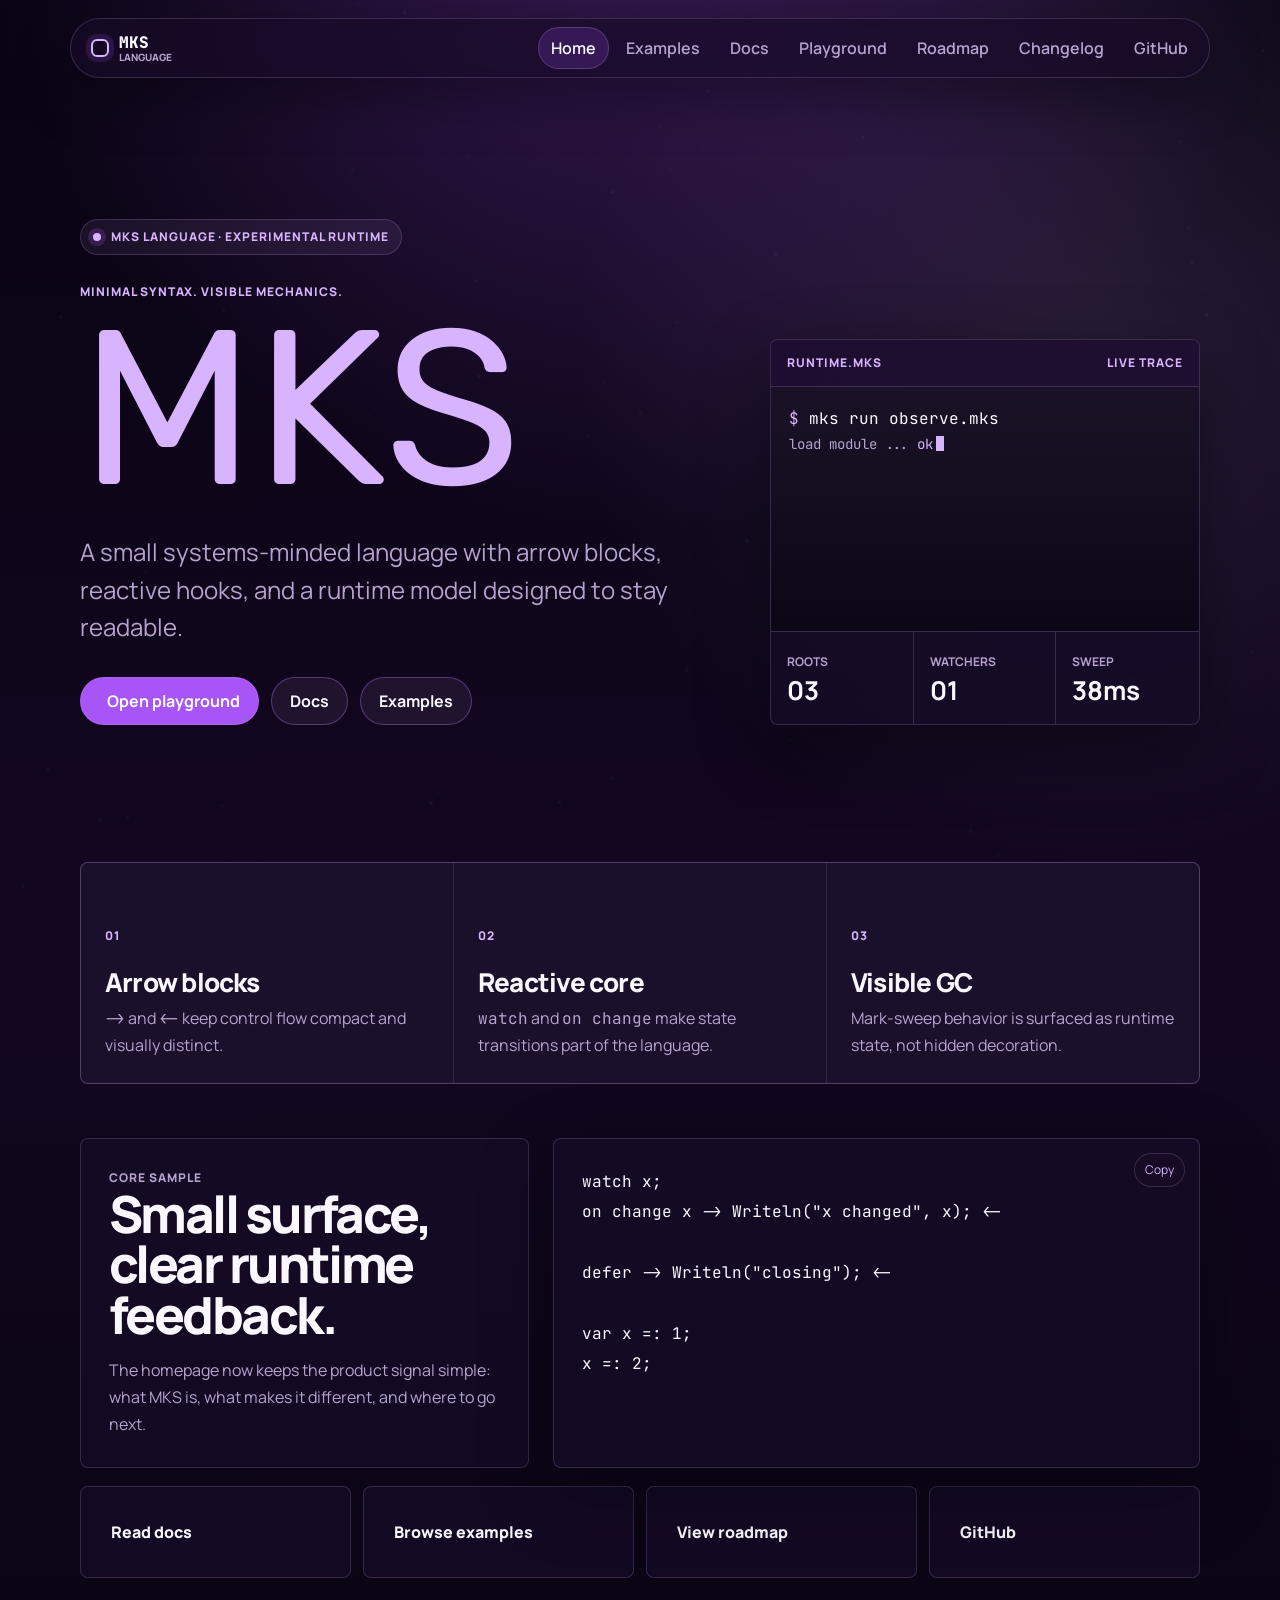
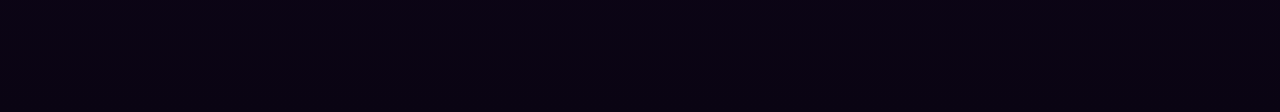
<file: index.html>
<!DOCTYPE html>
<html lang="en" data-page="home">
<head>
  <meta charset="UTF-8">
  <meta name="viewport" content="width=device-width, initial-scale=1.0">
  <title>MKS Language</title>

  <link rel="preconnect" href="https://fonts.googleapis.com">
  <link rel="preconnect" href="https://fonts.gstatic.com" crossorigin>
  <link
    href="https://fonts.googleapis.com/css2?family=Rubik:wght@500;600;700;800&family=Manrope:wght@400;500;600;700;800&family=JetBrains+Mono:wght@500;700;800&display=swap"
    rel="stylesheet"
  >
  <link rel="stylesheet" href="https://cdn.hugeicons.com/font/hgi-stroke-rounded.css">

  <link rel="stylesheet" href="assets/css/base.css?v=20260502-dock-mobile-1">
  <link rel="stylesheet" href="assets/css/index.css?v=20260423-fonts-1">
</head>
<body data-theme="dark">
  <main class="home-page" id="main-content" tabindex="-1">
    <section class="home-hero" aria-labelledby="hero-title">
      <div class="hero-kicker">
        <span class="kicker-dot" aria-hidden="true"></span>
        <span>MKS language · experimental runtime</span>
      </div>

      <div class="hero-layout">
        <div class="hero-copy">
          <p class="eyebrow">Minimal syntax. Visible mechanics.</p>
          <h1 id="hero-title">MKS</h1>
          <p class="hero-subtitle">
            A small systems-minded language with arrow blocks, reactive hooks,
            and a runtime model designed to stay readable.
          </p>

          <div class="hero-actions" aria-label="Primary links">
            <a class="btn primary" href="playground.html">
              <i class="hgi-stroke hgi-code" aria-hidden="true"></i>
              <span>Open playground</span>
            </a>
            <a class="btn ghost" href="docs.html">Docs</a>
            <a class="btn ghost" href="examples.html">Examples</a>
          </div>
        </div>

        <aside class="runtime-panel" aria-label="Runtime preview">
          <div class="runtime-head">
            <span>runtime.mks</span>
            <span>live trace</span>
          </div>
          <div class="runtime-code" data-terminal>
            <div class="term-line"><span class="prompt">$</span> mks run observe.mks</div>
            <div class="term-line">watch x ... <span class="accent">attached</span></div>
            <div class="term-line">gc sweep ... <span class="accent">6 freed</span></div>
            <div class="term-line">event -> <span class="accent">"x changed"</span></div>
          </div>
          <div class="runtime-metrics" aria-label="Runtime metrics">
            <div>
              <span>Roots</span>
              <strong>03</strong>
            </div>
            <div>
              <span>Watchers</span>
              <strong>01</strong>
            </div>
            <div>
              <span>Sweep</span>
              <strong>38ms</strong>
            </div>
          </div>
        </aside>
      </div>
    </section>

    <section class="home-strip" aria-label="Language highlights">
      <article>
        <span>01</span>
        <h2>Arrow blocks</h2>
        <p><code>-></code> and <code><-</code> keep control flow compact and visually distinct.</p>
      </article>
      <article>
        <span>02</span>
        <h2>Reactive core</h2>
        <p><code>watch</code> and <code>on change</code> make state transitions part of the language.</p>
      </article>
      <article>
        <span>03</span>
        <h2>Visible GC</h2>
        <p>Mark-sweep behavior is surfaced as runtime state, not hidden decoration.</p>
      </article>
    </section>

    <section class="home-split" aria-label="Syntax example">
      <div class="split-copy">
        <p class="eyebrow">Core sample</p>
        <h2>Small surface, clear runtime feedback.</h2>
        <p>
          The homepage now keeps the product signal simple: what MKS is, what makes
          it different, and where to go next.
        </p>
      </div>

      <div class="snippet-panel">
        <button class="copy-btn" type="button">Copy</button>
<pre><code>watch x;
on change x -> Writeln("x changed", x); <-

defer -> Writeln("closing"); <-

var x =: 1;
x =: 2;</code></pre>
      </div>
    </section>

    <section class="home-links" aria-label="Next steps">
      <a href="docs.html">
        <i class="hgi-stroke hgi-book-open-01" aria-hidden="true"></i>
        <span>Read docs</span>
      </a>
      <a href="examples.html">
        <i class="hgi-stroke hgi-code" aria-hidden="true"></i>
        <span>Browse examples</span>
      </a>
      <a href="roadmap.html">
        <i class="hgi-stroke hgi-package-process" aria-hidden="true"></i>
        <span>View roadmap</span>
      </a>
      <a href="https://github.com/mks-lang/MKS-interpreter" target="_blank" rel="noreferrer">
        <i class="hgi-stroke hgi-github" aria-hidden="true"></i>
        <span>GitHub</span>
      </a>
    </section>
  </main>

  <canvas class="particles" aria-hidden="true"></canvas>

  <script src="assets/js/header.js?v=20260502-icons-1"></script>
  <script src="assets/js/common.js?v=20260502-dock-mobile-1"></script>
  <script src="assets/js/home.js?v=20260414-4"></script>
</body>
</html>
</file>
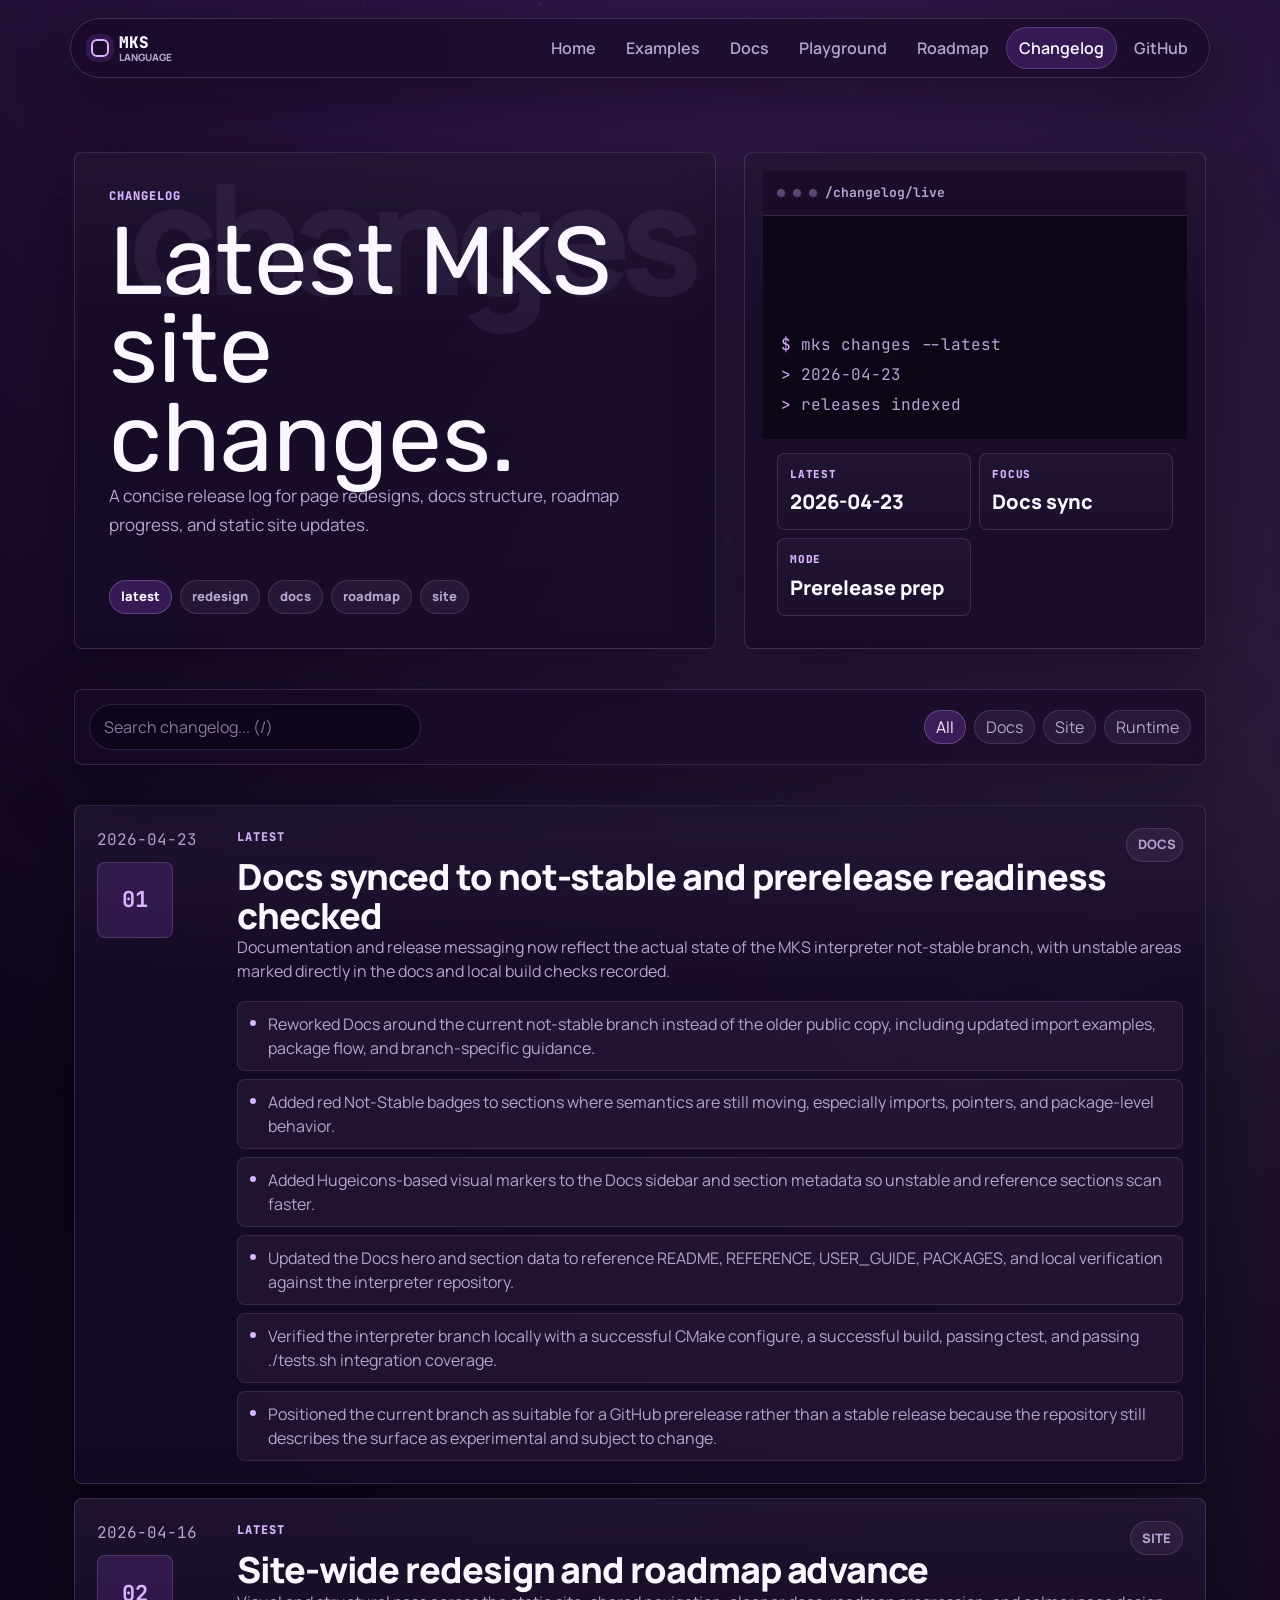
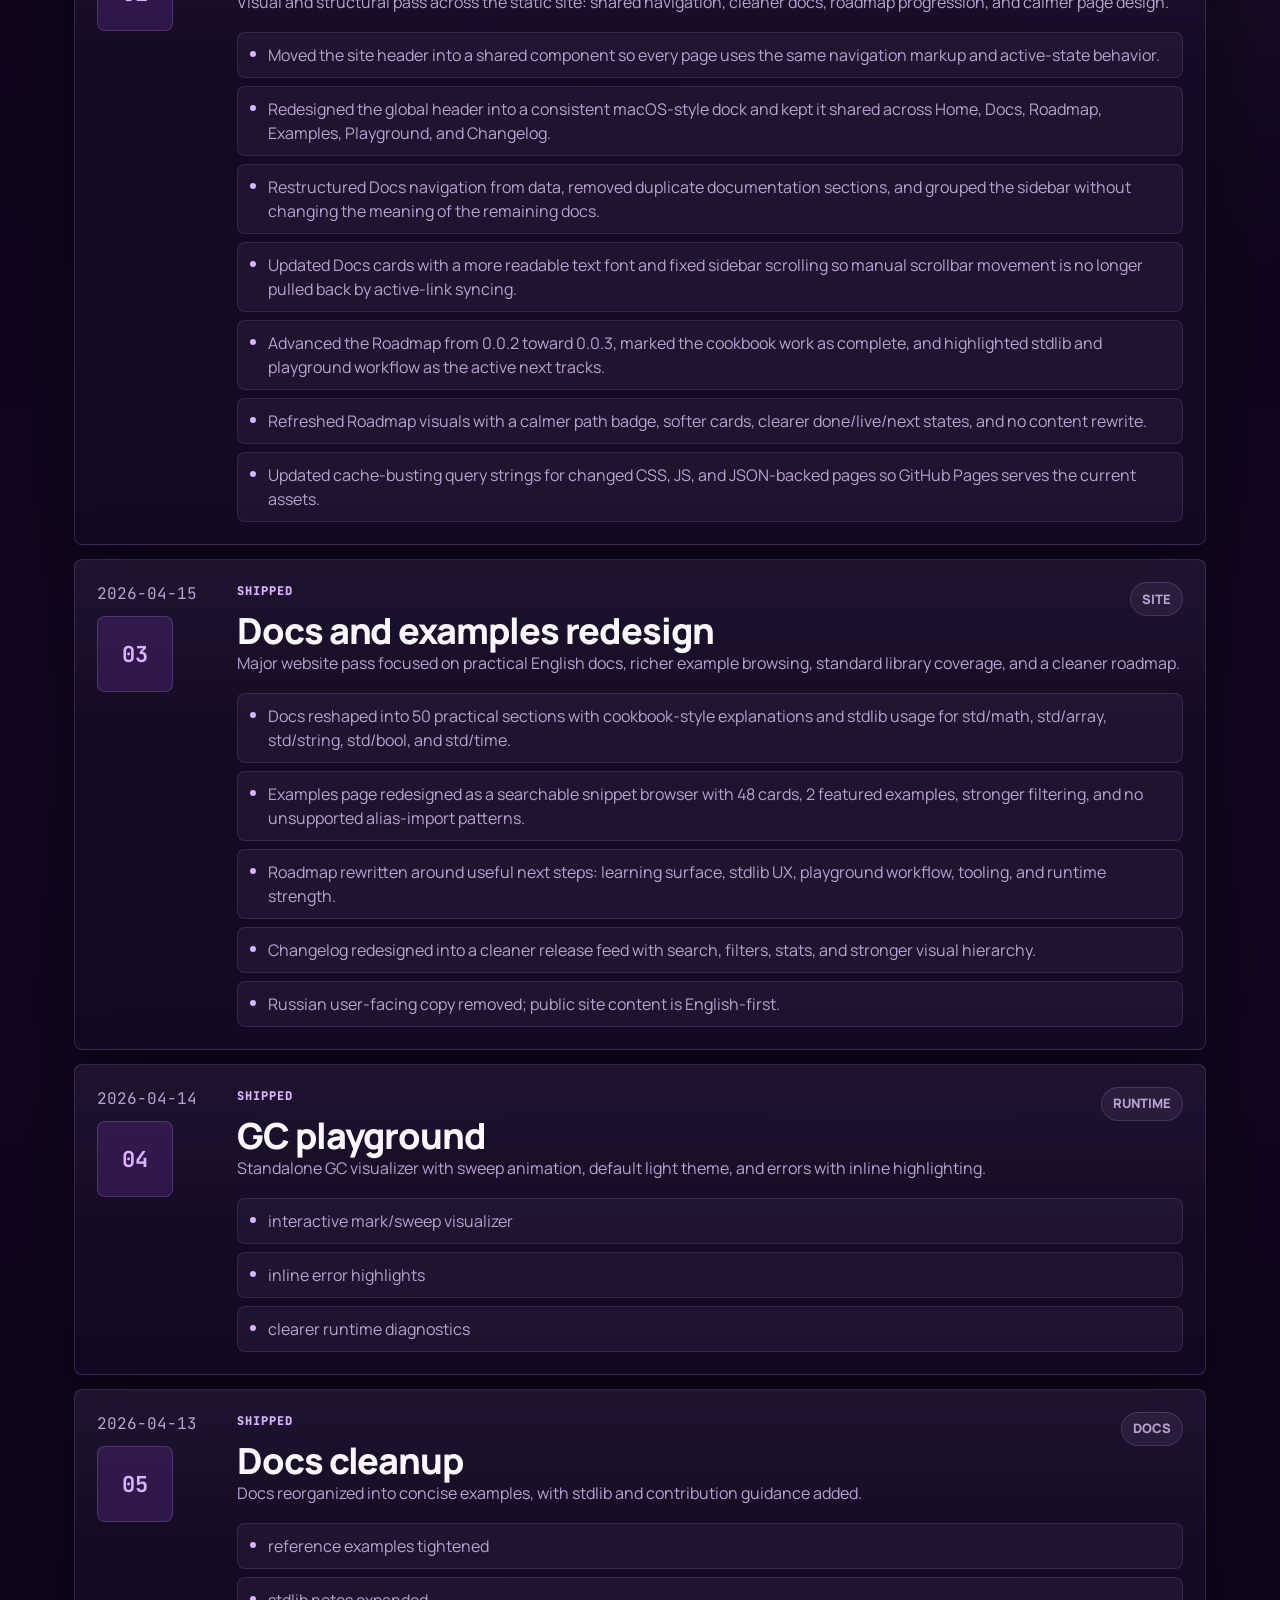
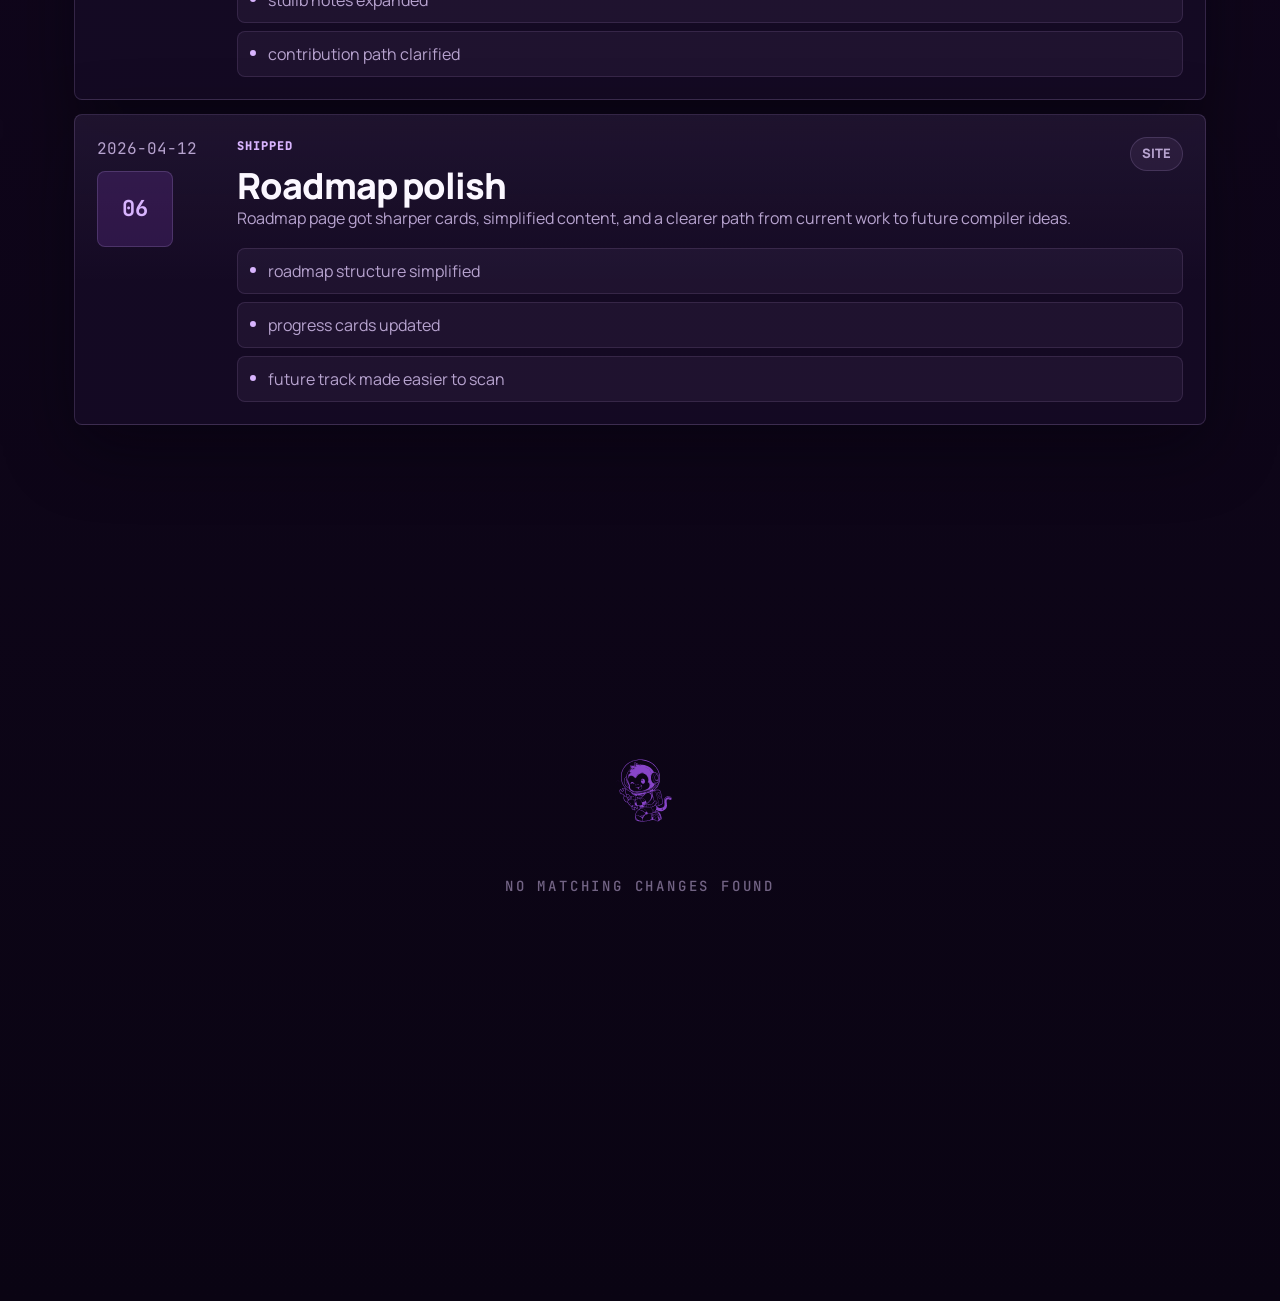
<file: changelog.html>
<!DOCTYPE html>
<html lang="en" data-page="changelog">
<head>
  <meta charset="UTF-8">
  <meta name="viewport" content="width=device-width, initial-scale=1.0">
  <title>MKS Changelog</title>
  <link href="https://fonts.googleapis.com/css2?family=Rubik:wght@500;600;700;800&family=Manrope:wght@400;500;600;700;800&family=JetBrains+Mono:wght@500;700;800&display=swap" rel="stylesheet">
  <link rel="stylesheet" href="assets/css/base.css?v=20260502-dock-mobile-1">
  <link rel="stylesheet" href="assets/css/changelog.css?v=20260423-fonts-1">
  <link rel="stylesheet" href="assets/css/reworking.css?v=20260427-1">
</head>
<body data-theme="dark">
  <canvas class="particles" aria-hidden="true"></canvas>

  <main id="main-content" tabindex="-1">
    <div id="changelog-root">
    <section class="section panel glass changelog-loading">
      <p class="eyebrow">Changelog</p>
      <h1>Loading changelog...</h1>
      <p class="sub">Rendering from <code>assets/data/changelog.json</code></p>
    </section>
    </div>
  </main>
  <script src="assets/js/header.js?v=20260502-icons-1"></script>
  <script src="assets/js/common.js?v=20260502-dock-mobile-1"></script>
  <script src="assets/js/changelog.js?v=20260426-i18n-fix-1"></script>
</body>
</html>
</file>
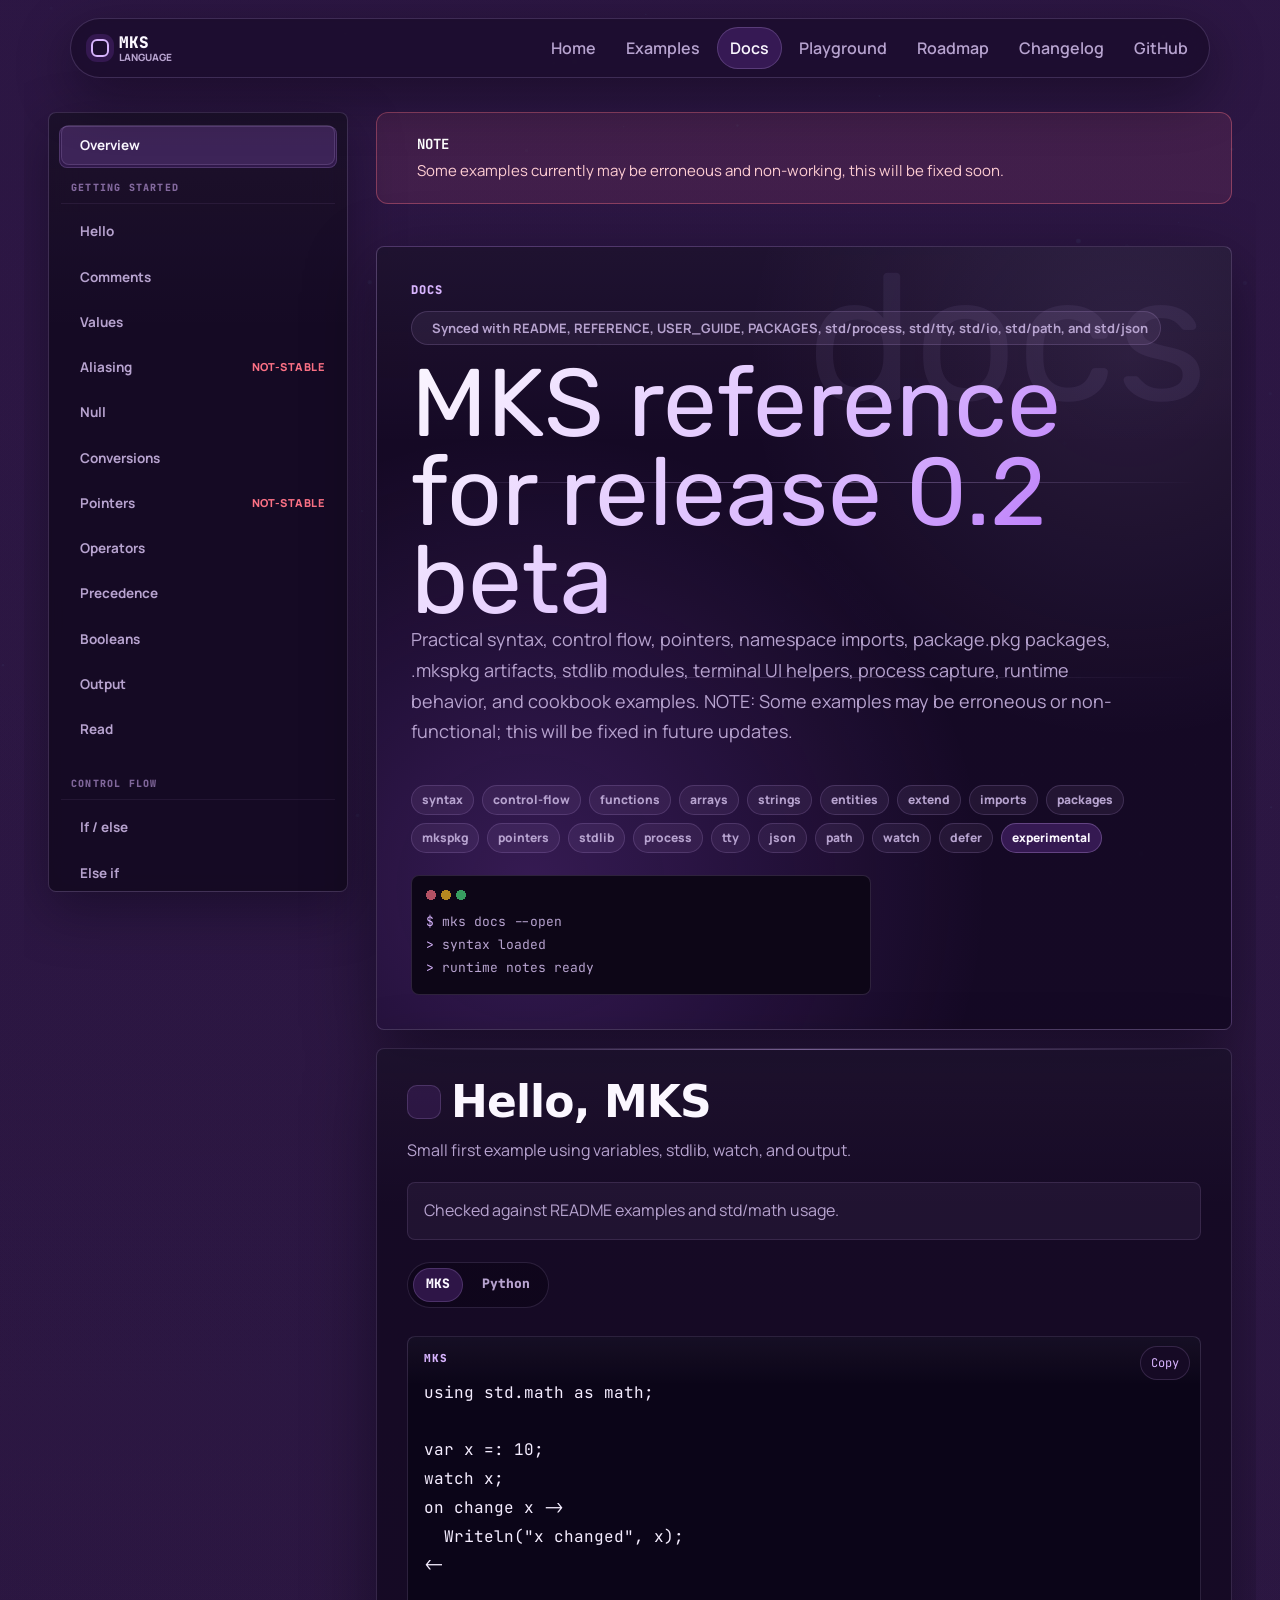
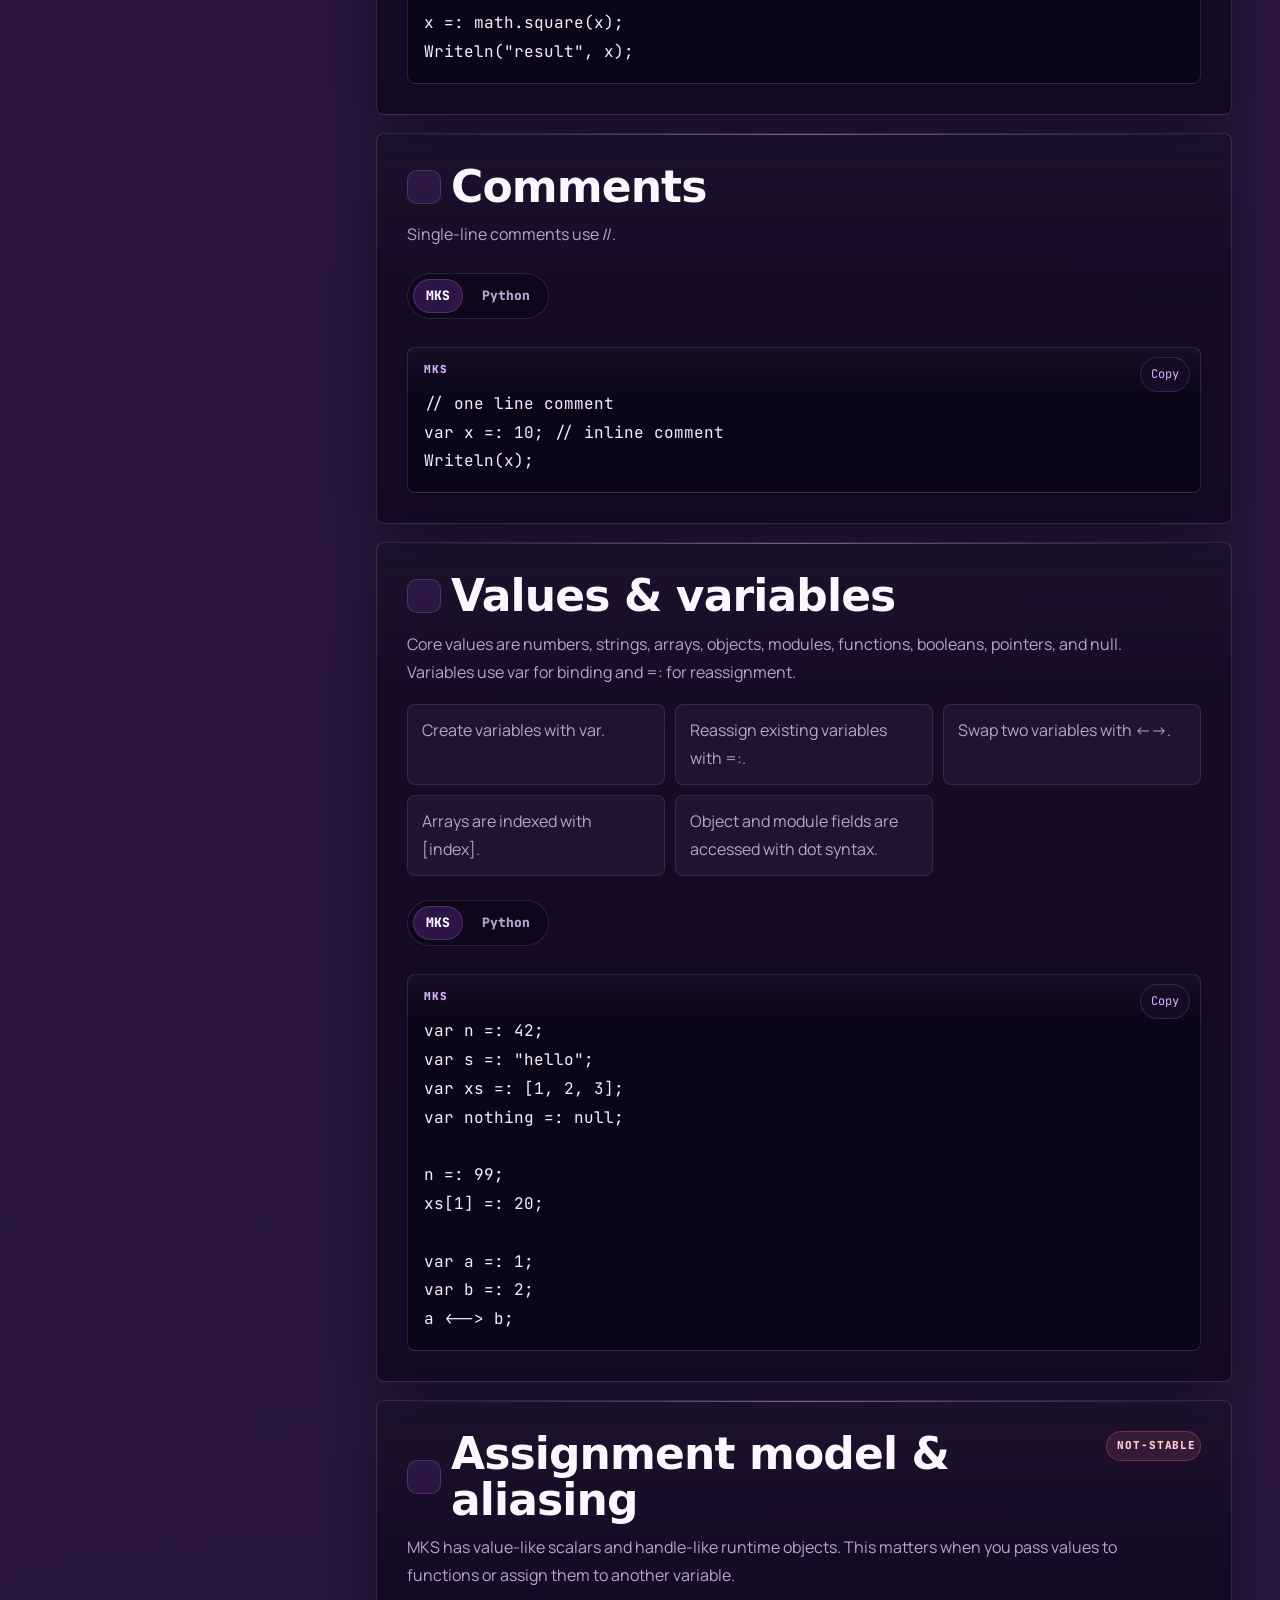
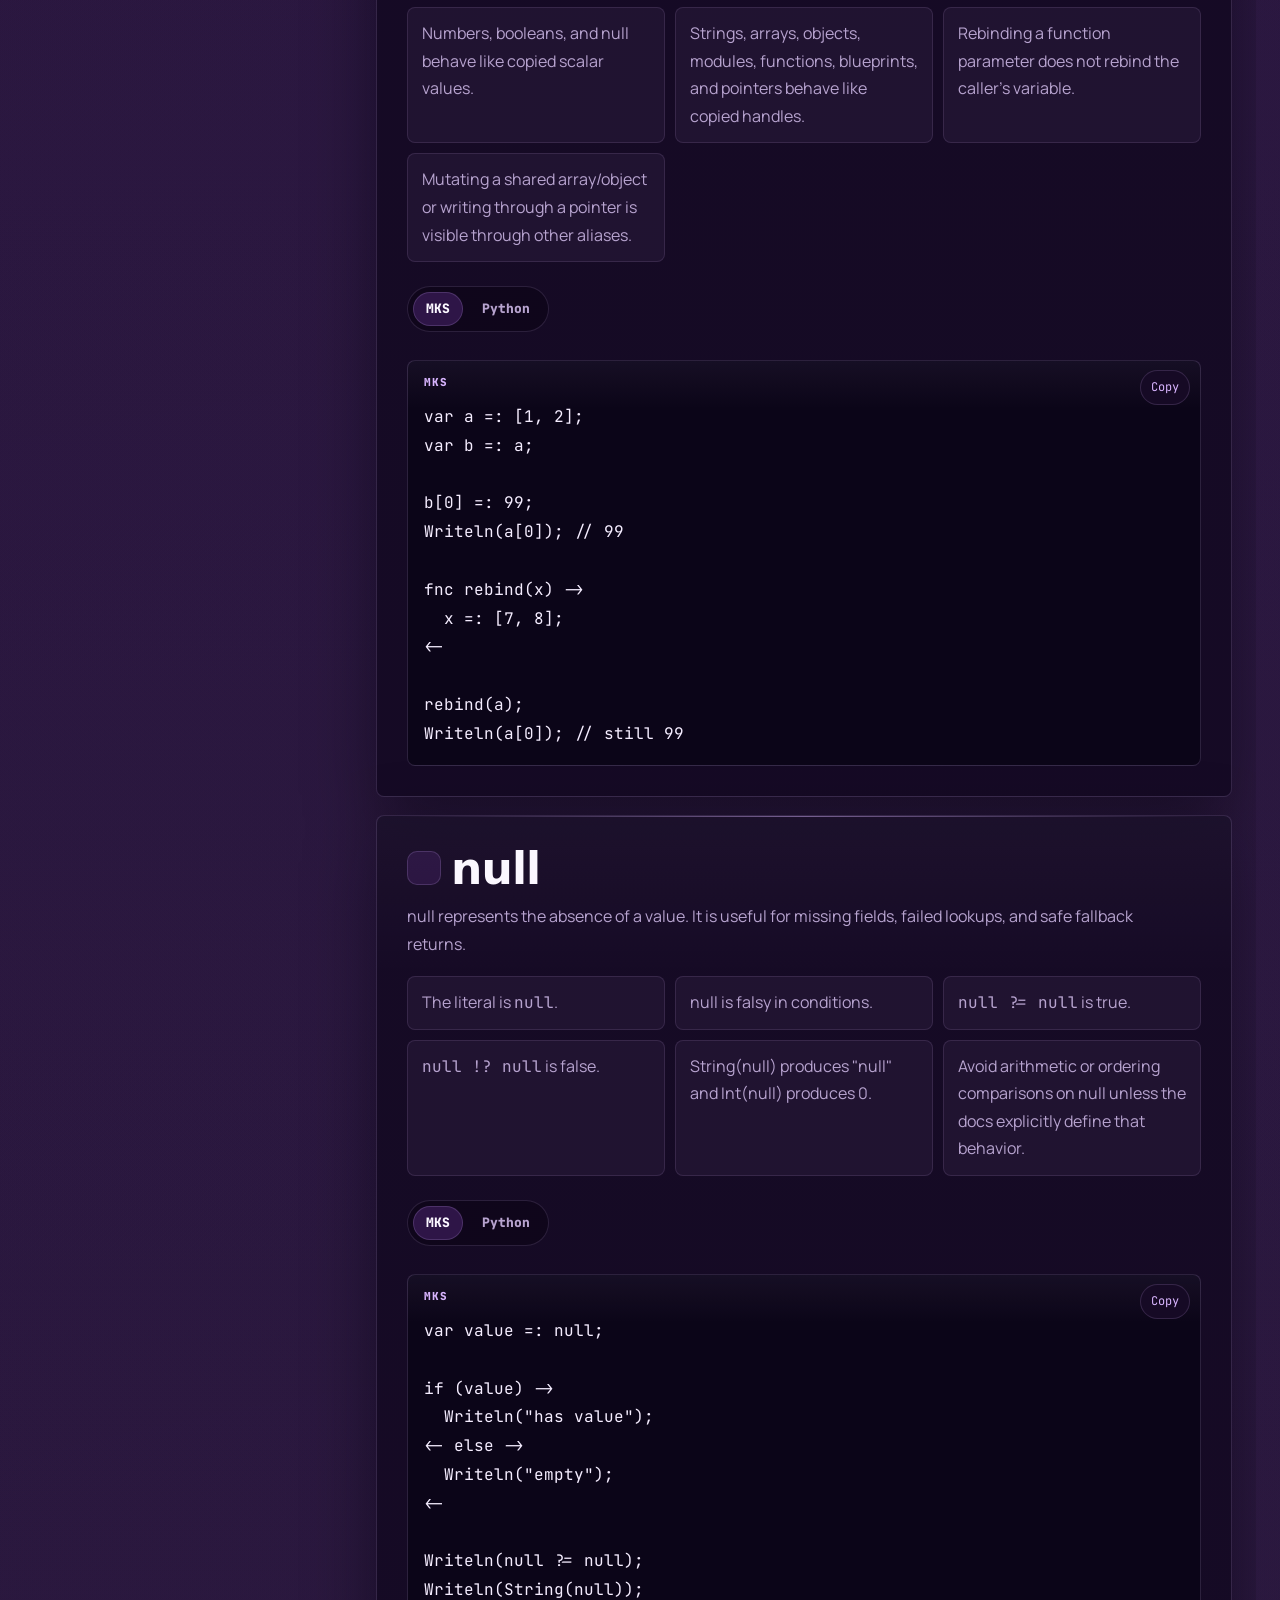
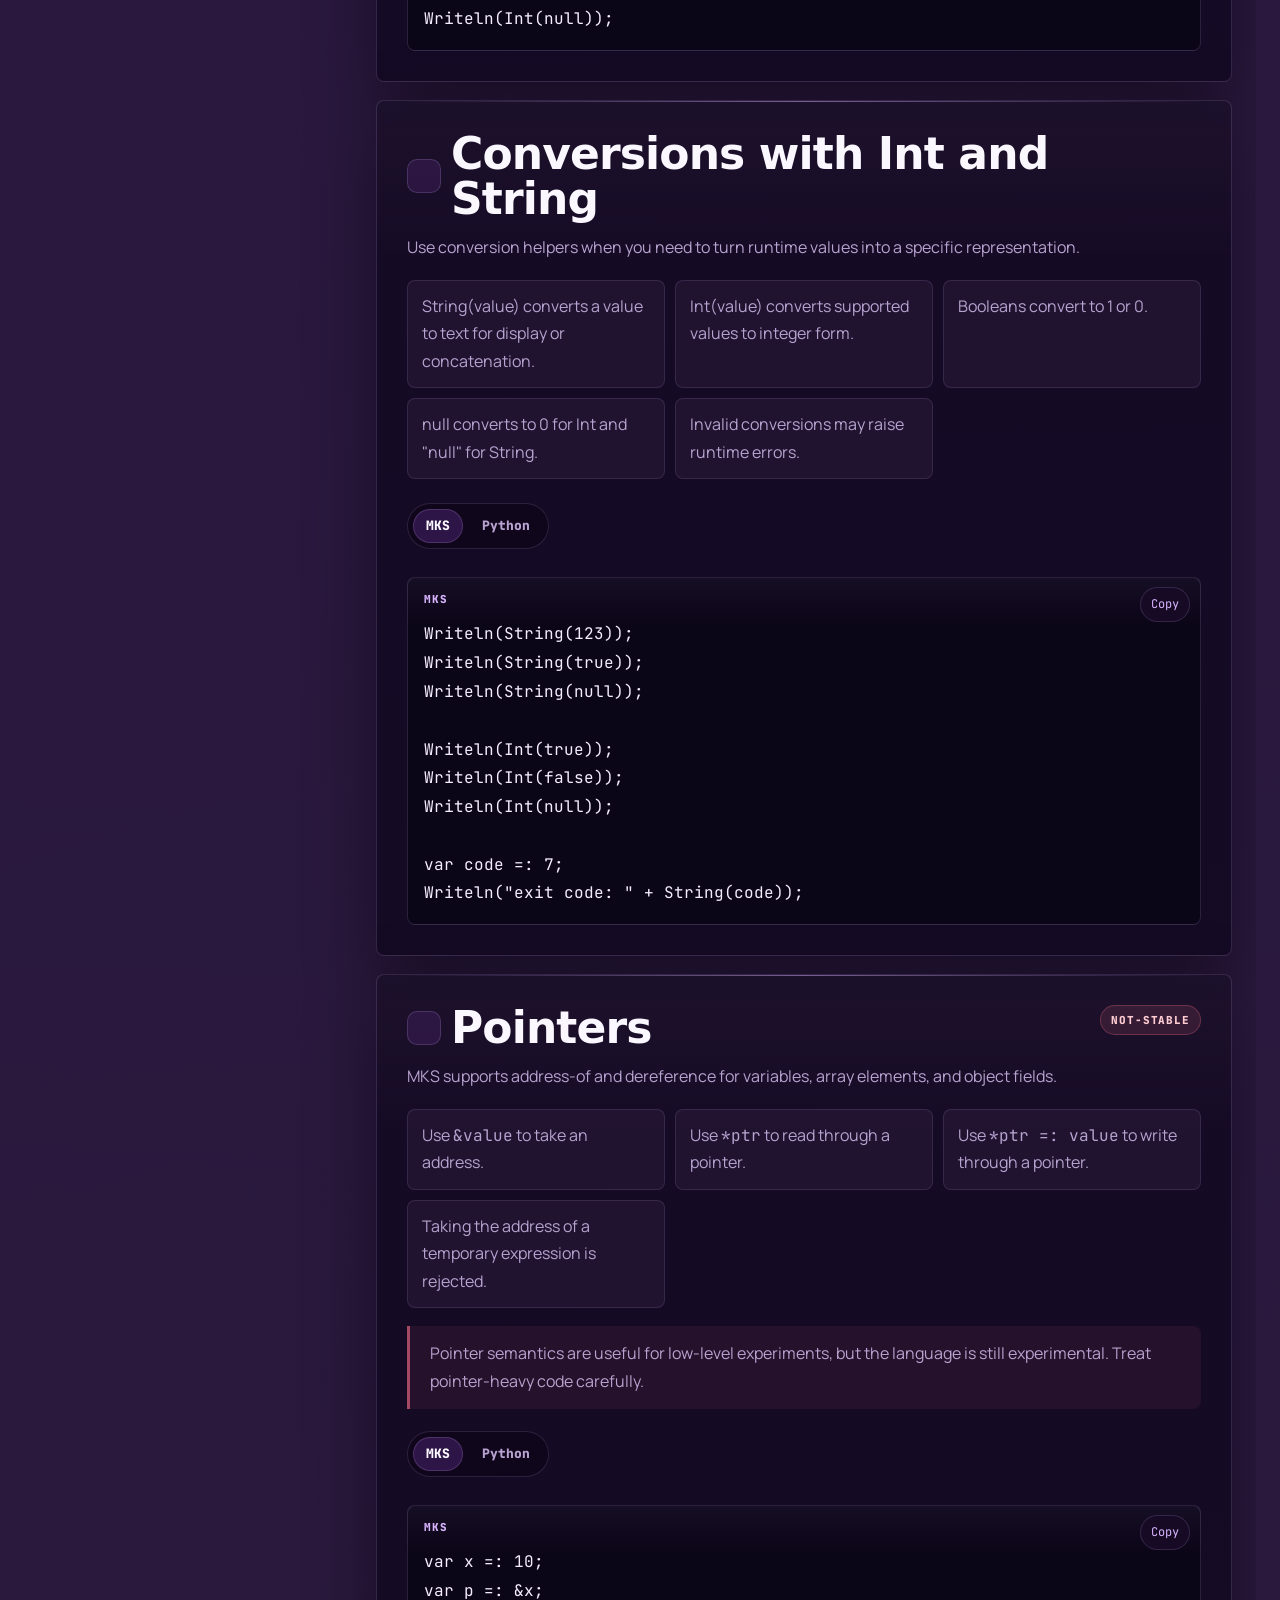
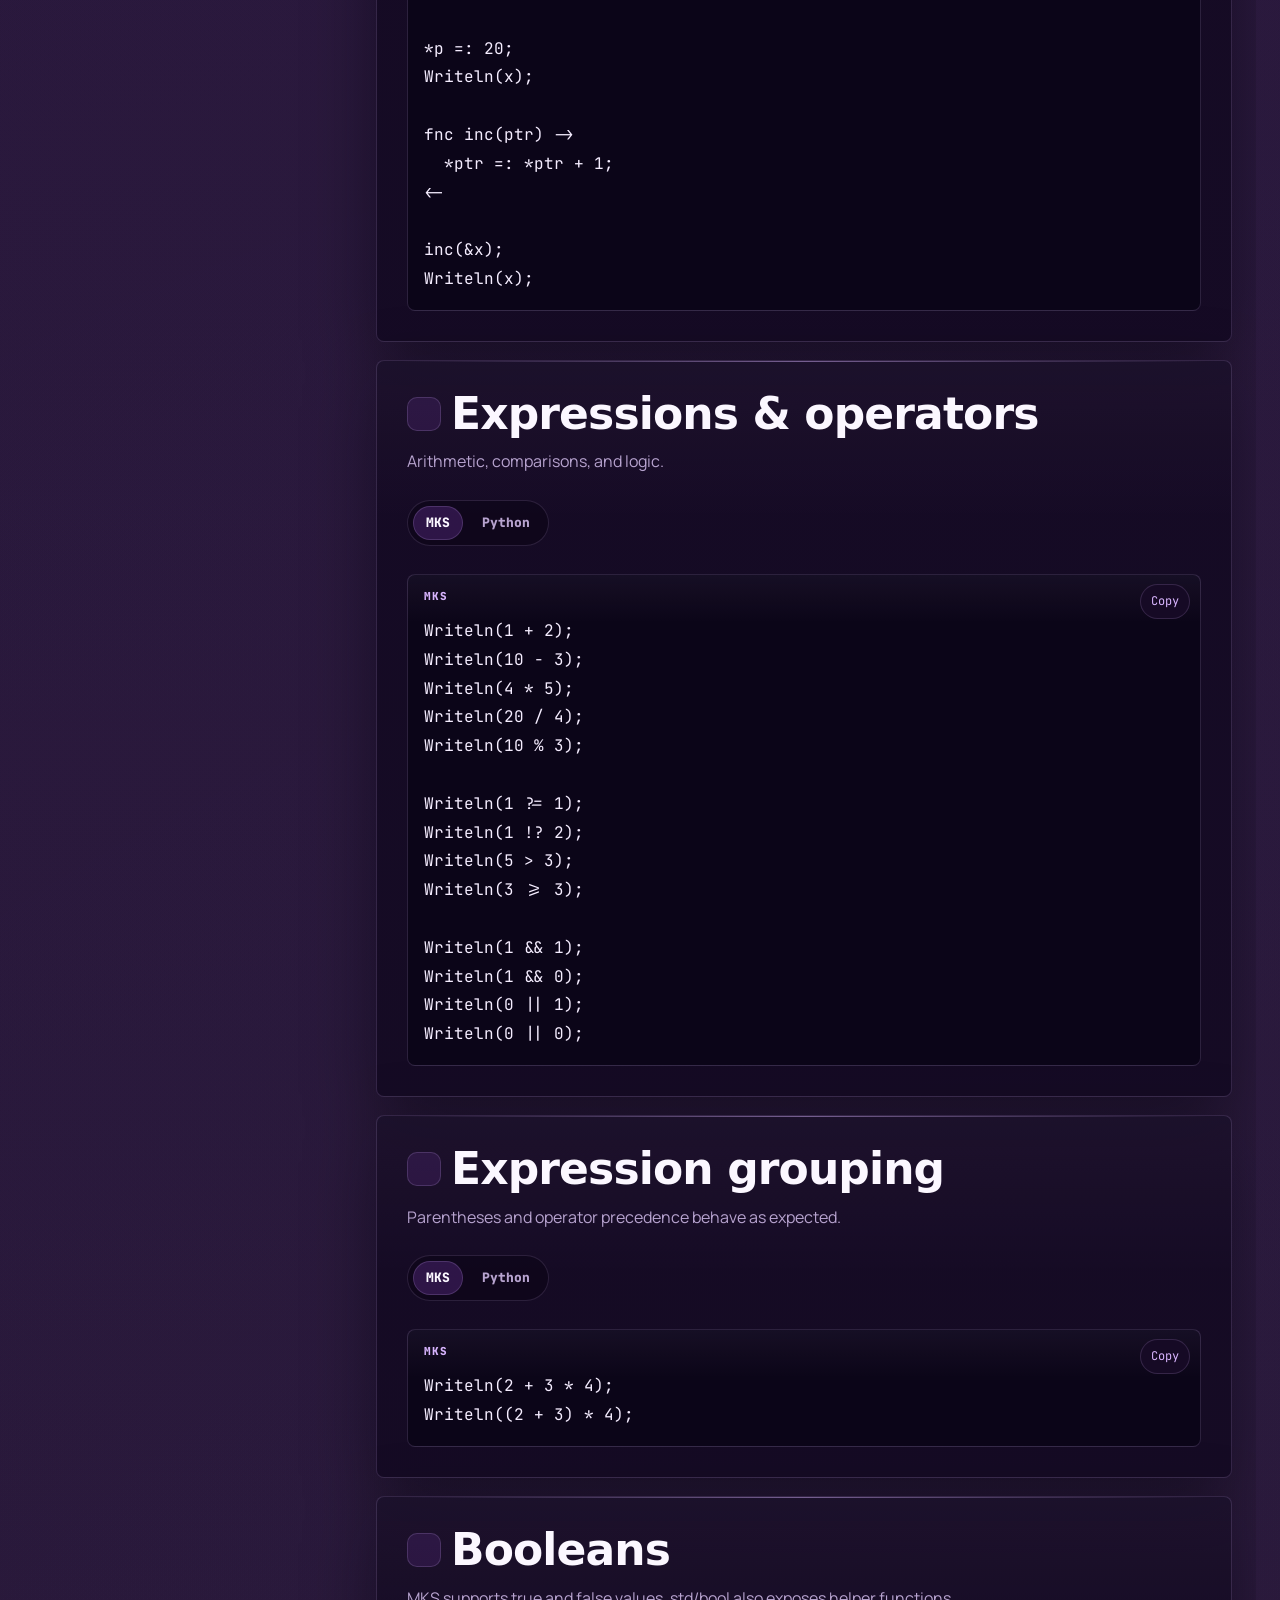
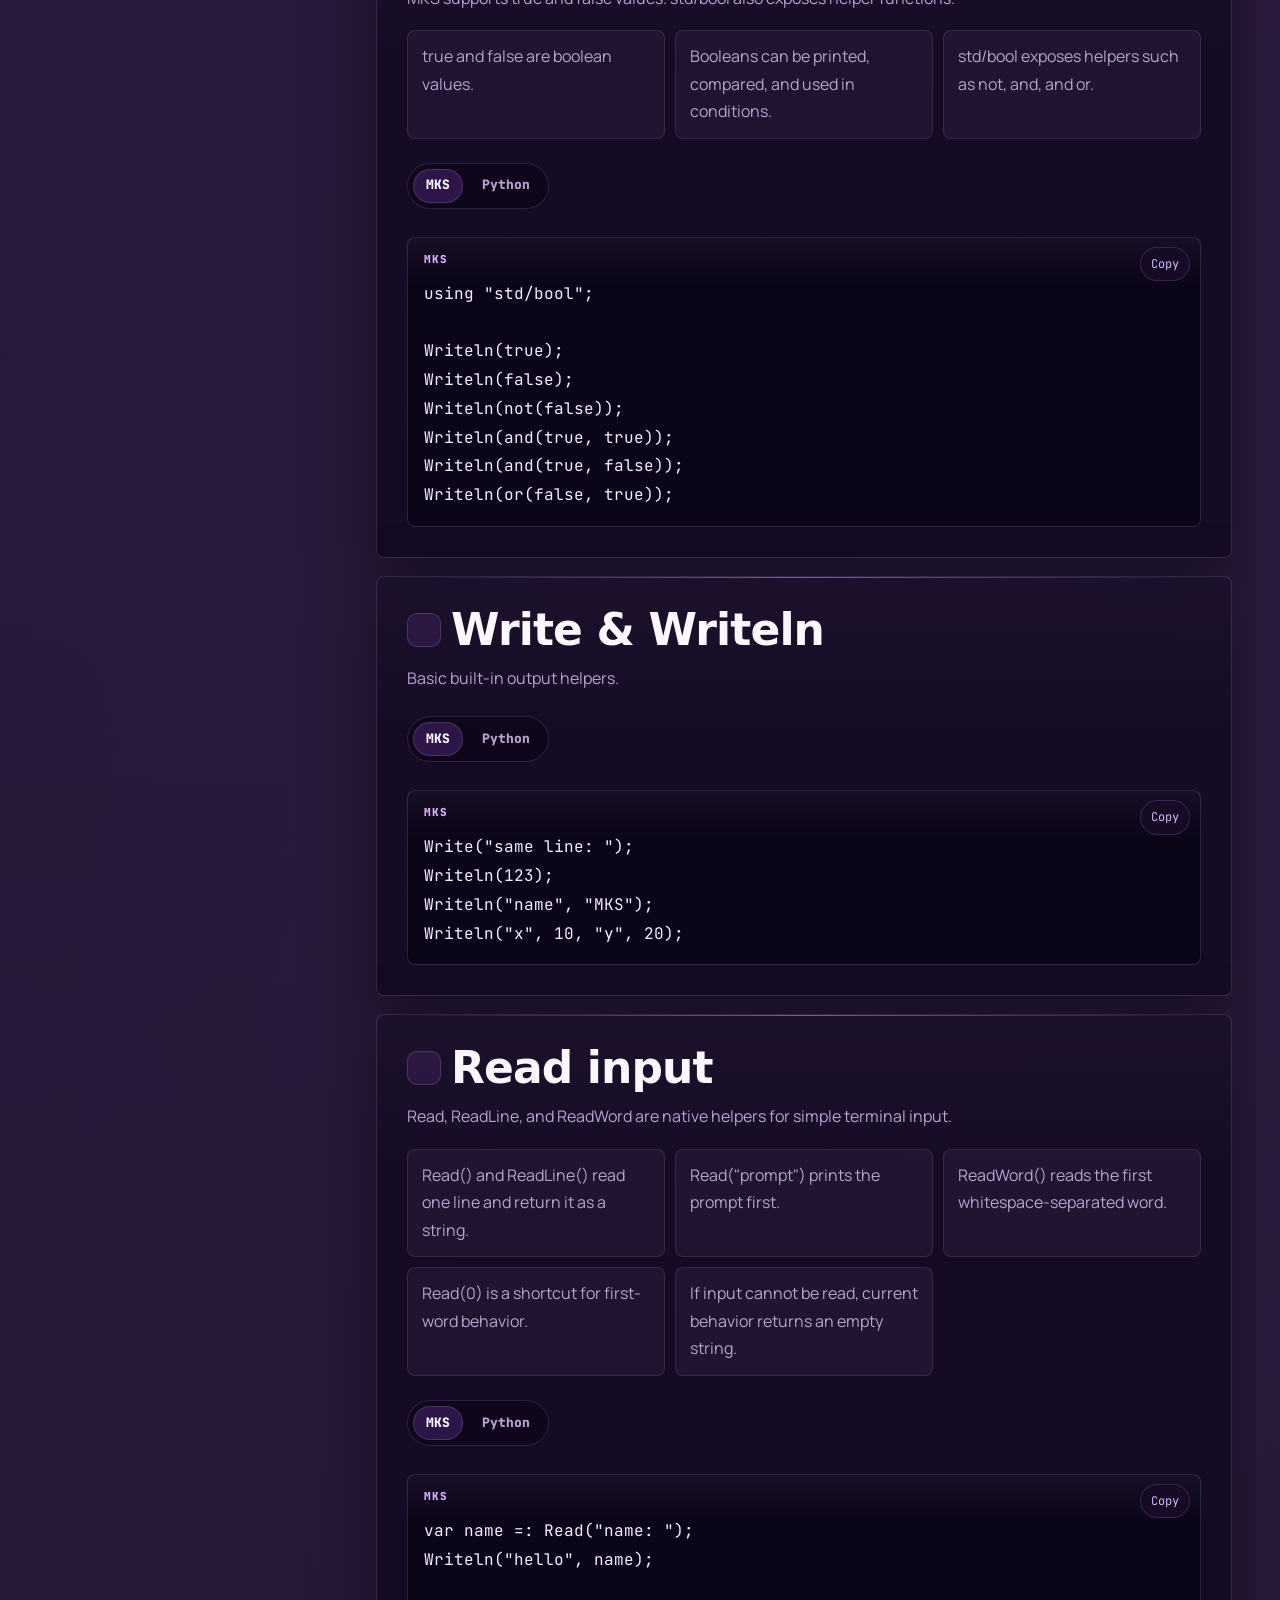
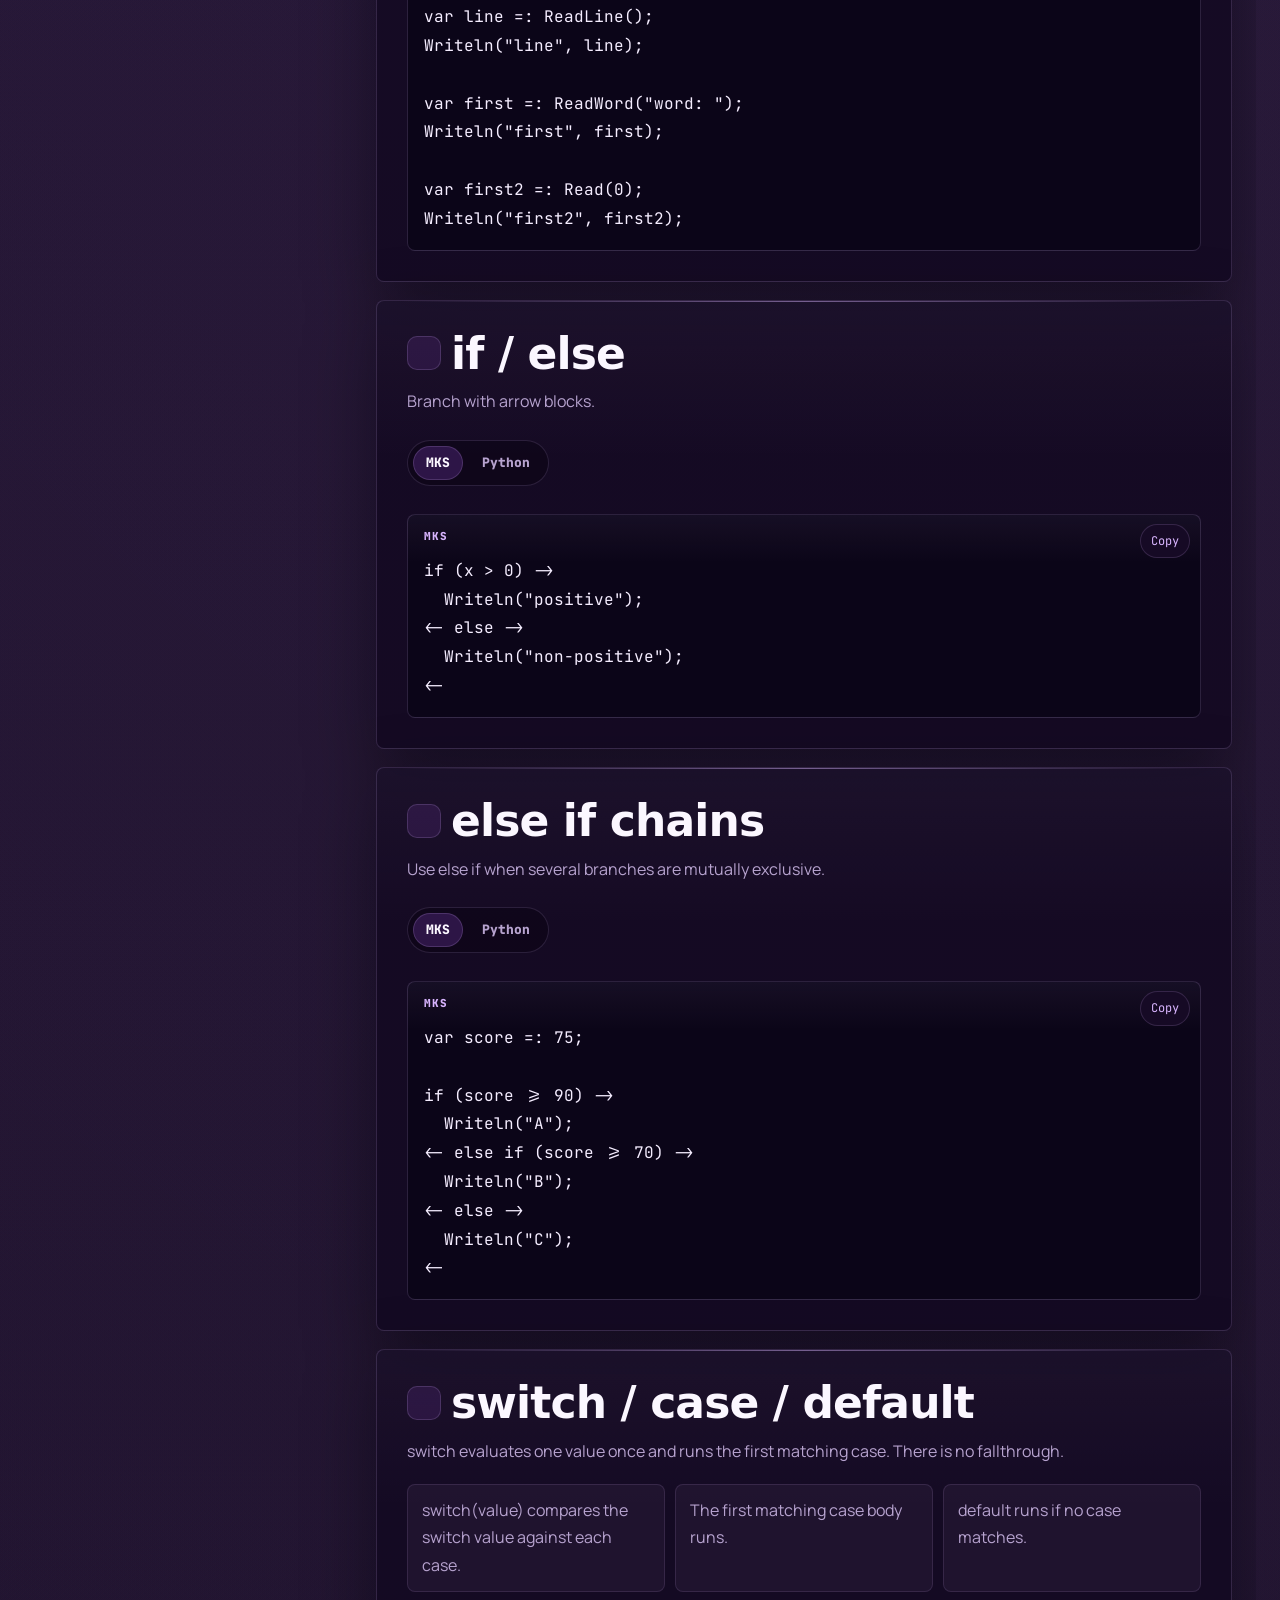
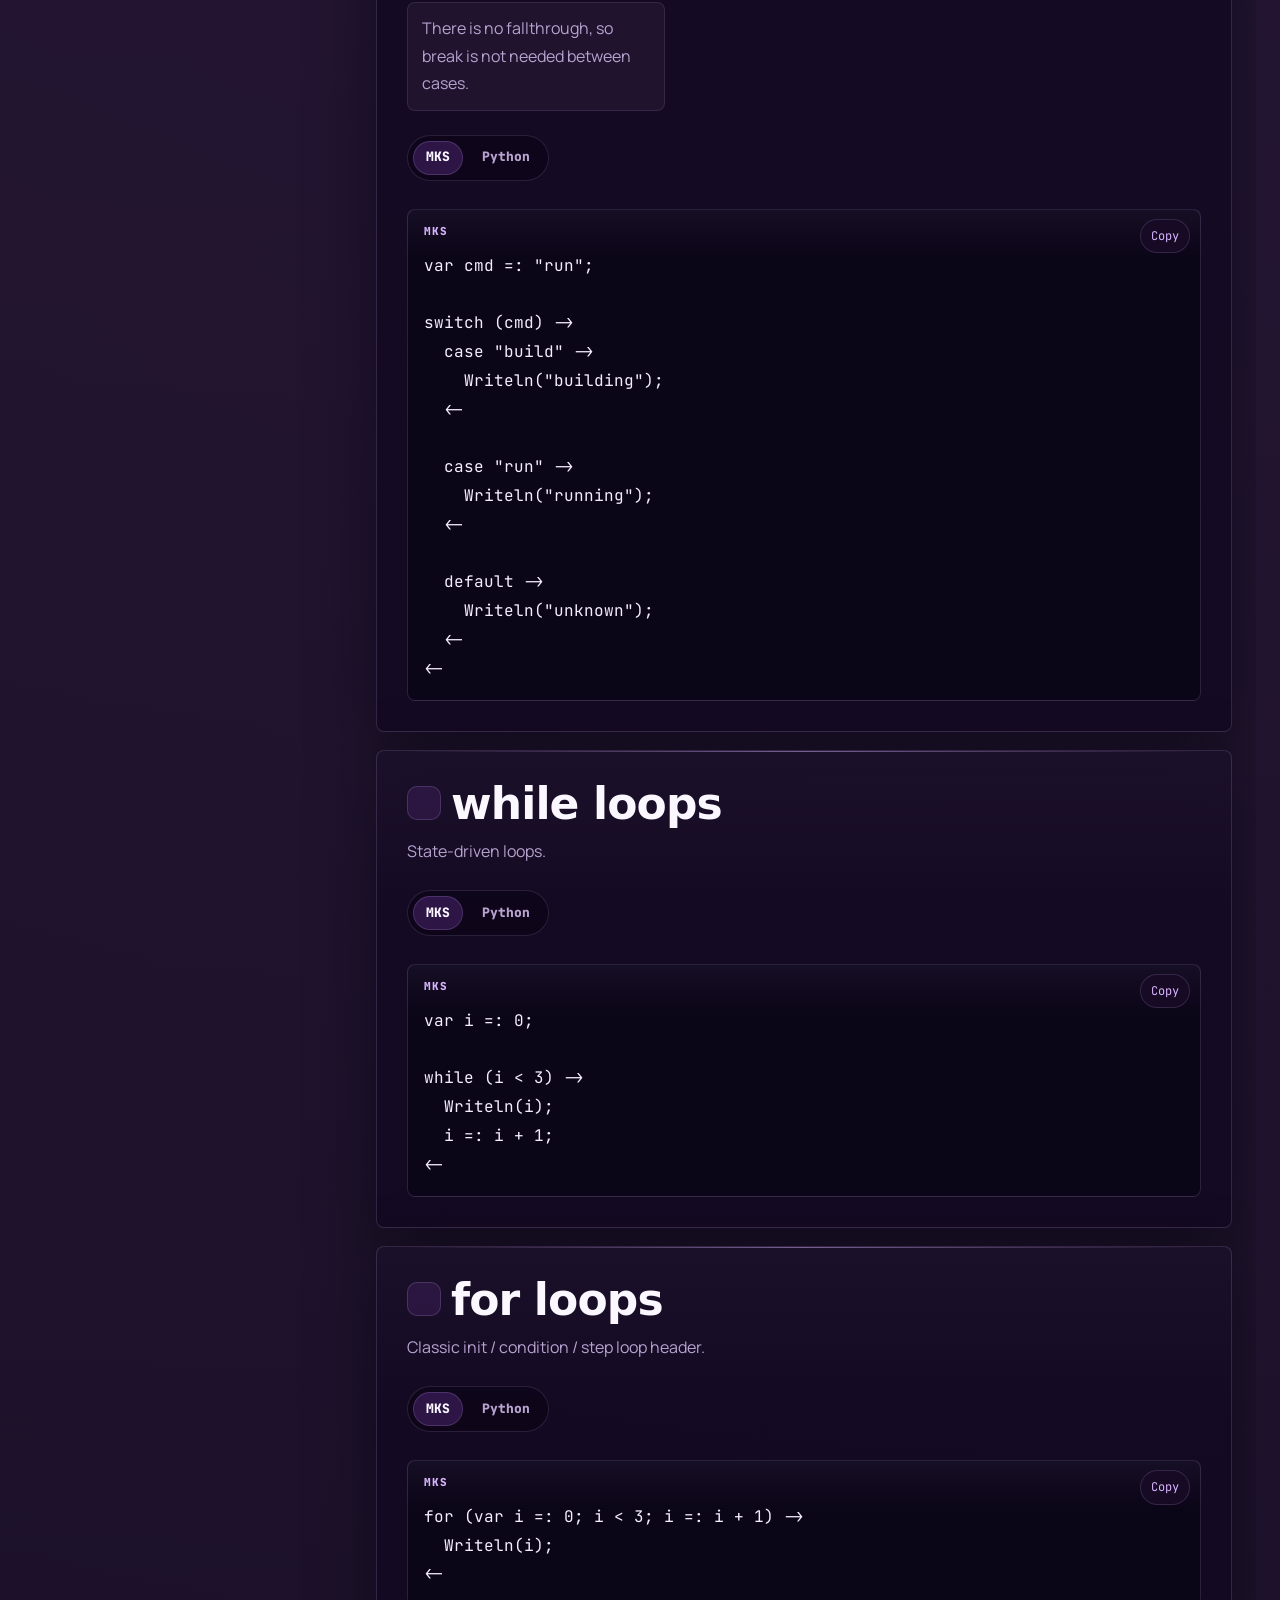
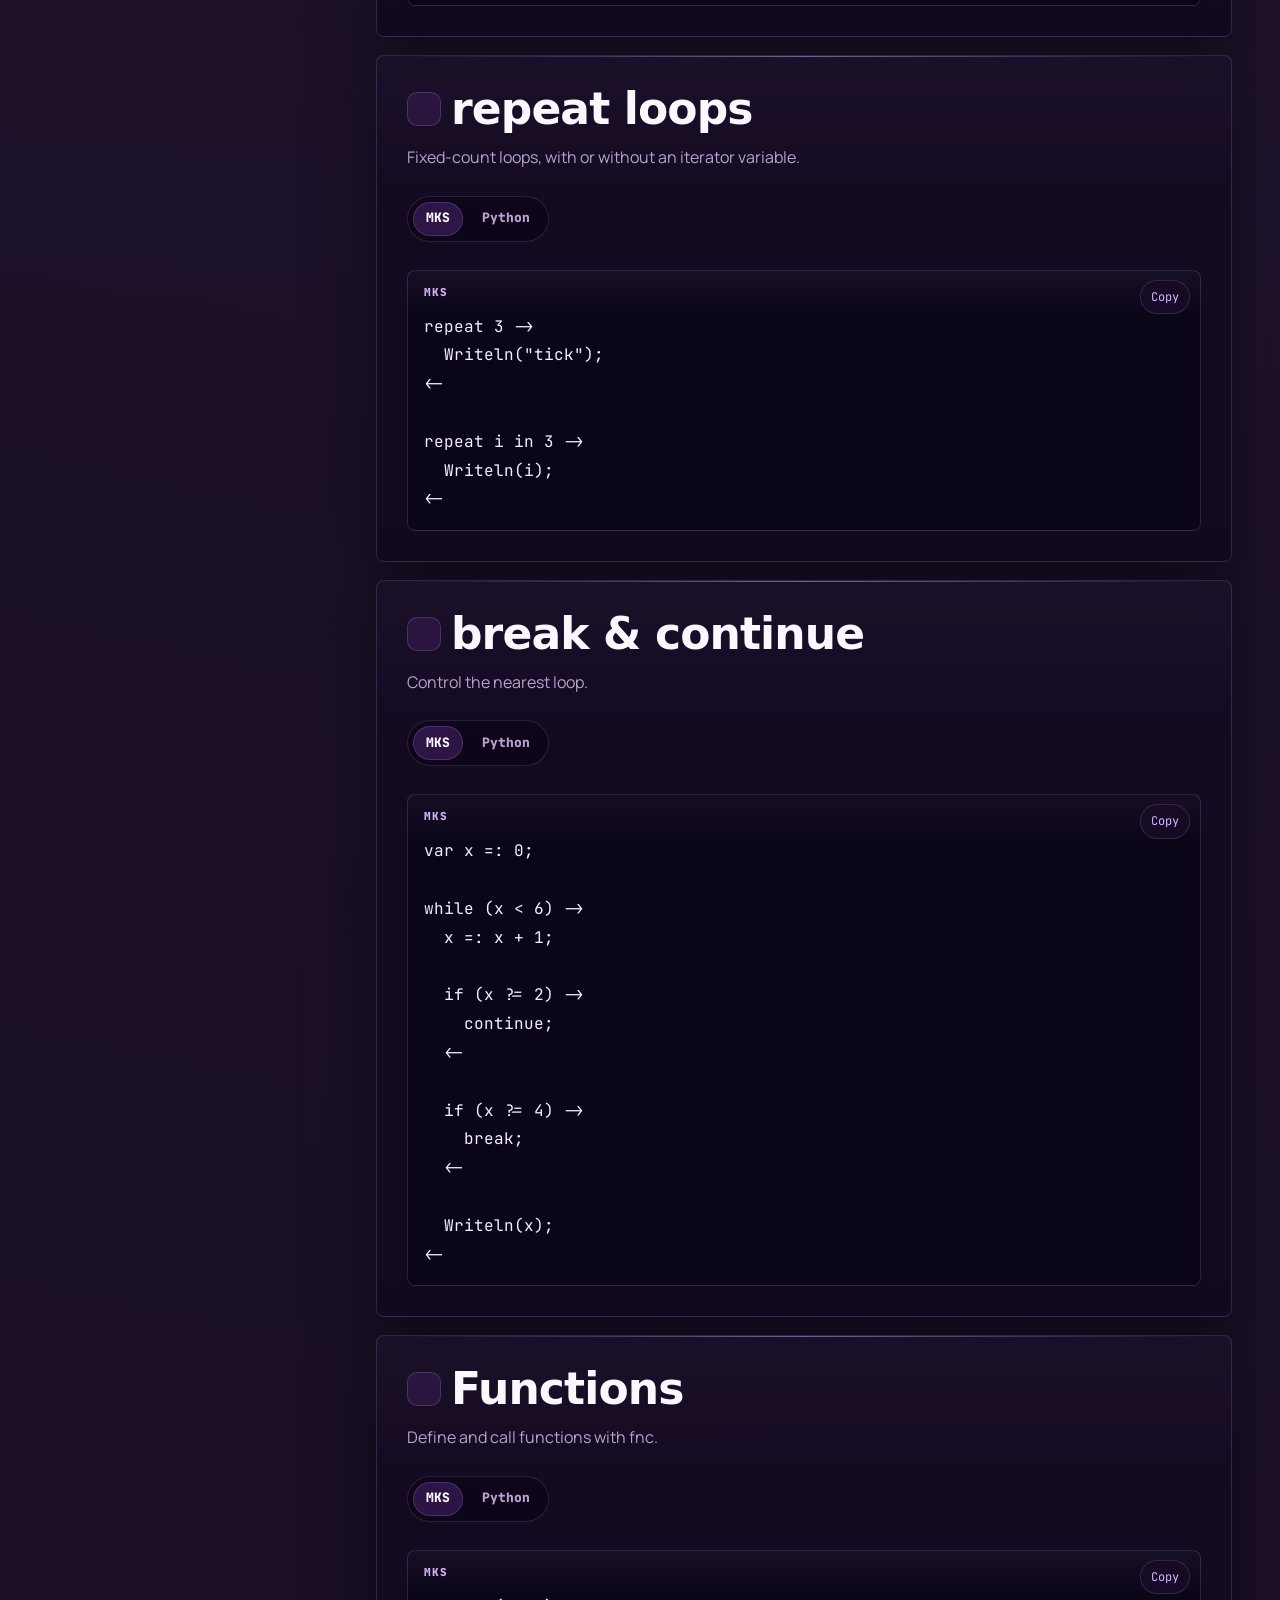
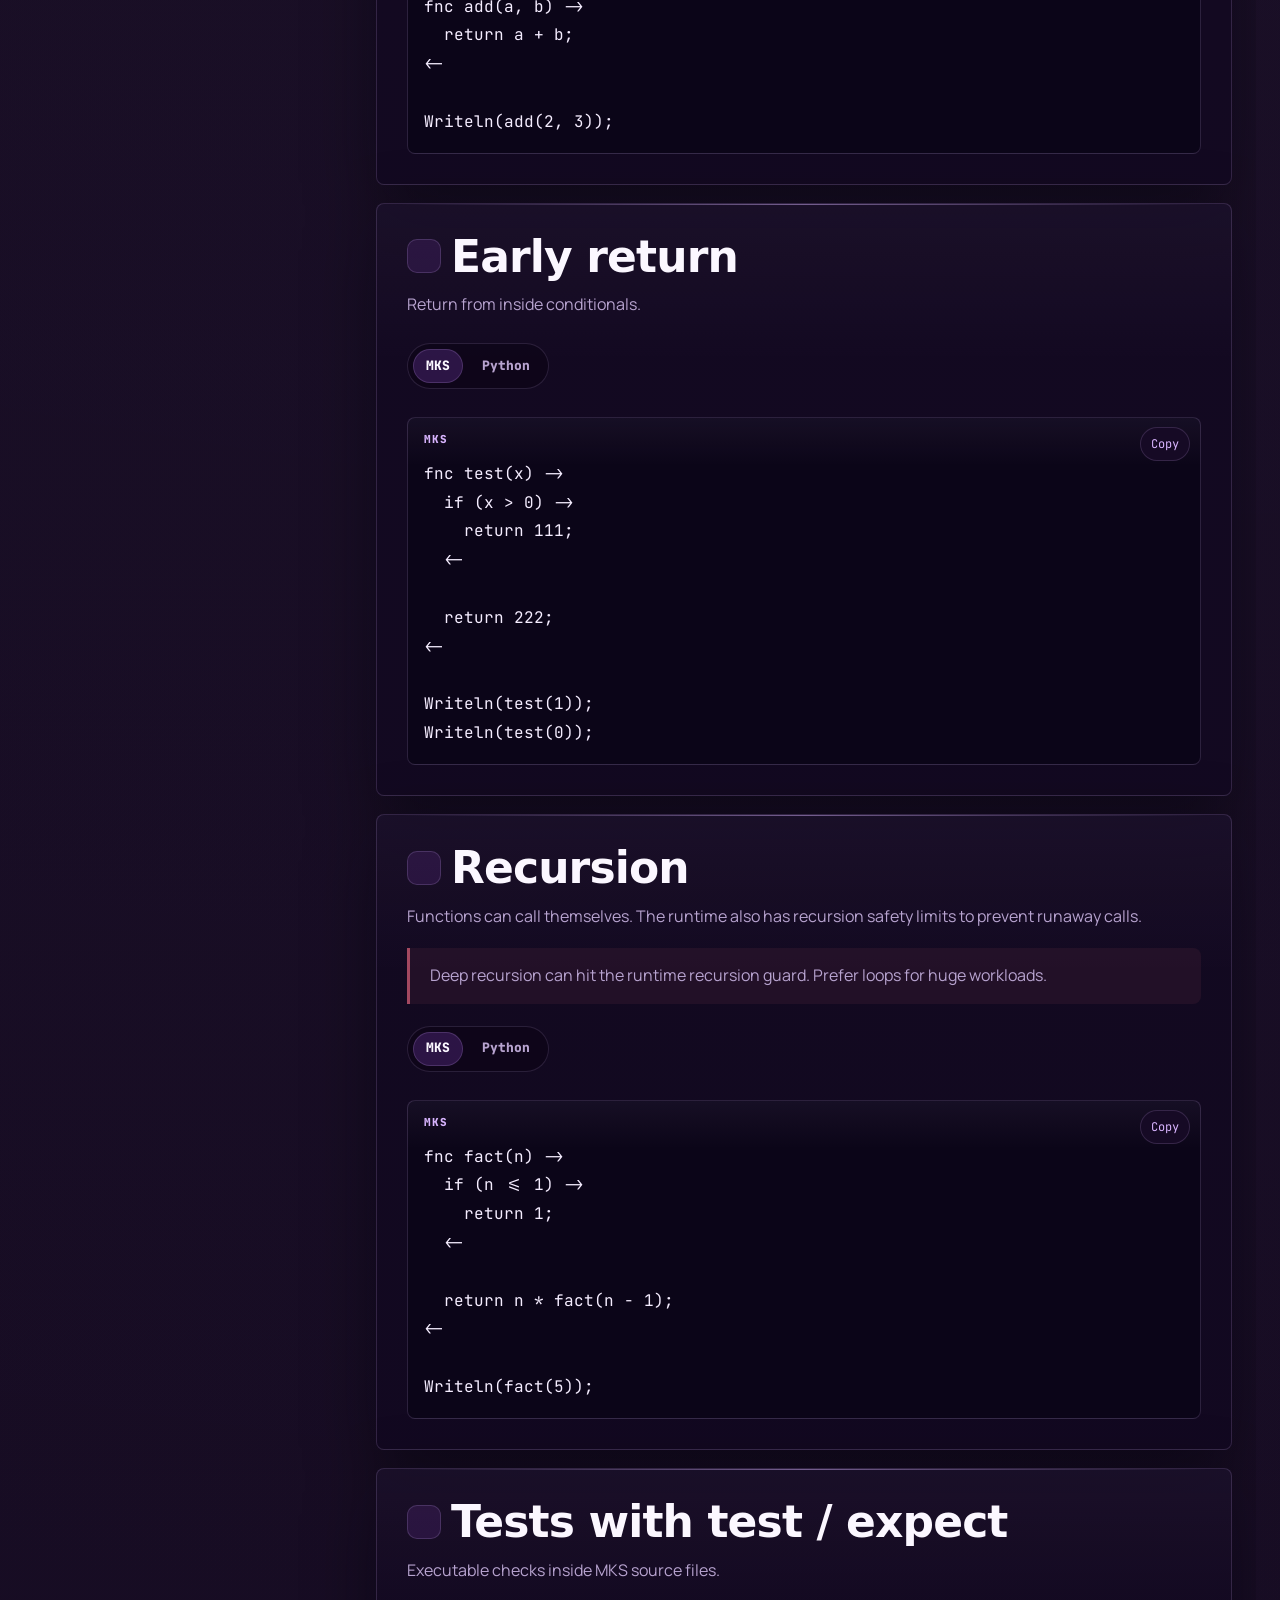
<file: docs.html>
<!DOCTYPE html>
<html lang="en" data-page="docs">
<head>
  <meta charset="UTF-8">
  <meta name="viewport" content="width=device-width, initial-scale=1.0">
  <title>MKS Docs</title>

  <link rel="preconnect" href="https://fonts.googleapis.com">
  <link rel="preconnect" href="https://fonts.gstatic.com" crossorigin>
  <link href="https://fonts.googleapis.com/css2?family=Rubik:wght@500;600;700;800&family=Manrope:wght@400;500;600;700;800&family=JetBrains+Mono:wght@500;700;800&display=swap" rel="stylesheet">
  <link rel="stylesheet" href="https://cdn.hugeicons.com/font/hgi-stroke-rounded.css">

  <link rel="stylesheet" href="assets/css/base.css?v=20260502-dock-mobile-1">
  <link rel="stylesheet" href="assets/css/docs.css?v=20260502-redesign-1">
  <link rel="stylesheet" href="assets/css/docs-warning.css?v=20260427-1">
</head>
<body data-theme="dark">
  <canvas class="particles" aria-hidden="true"></canvas>

  <main class="section sidebar-layout" id="main-content" tabindex="-1">
    <aside class="sidebar" data-docs-sidebar aria-label="Docs navigation"></aside>

    <div class="docs-body" data-docs-body>
      <section class="panel glimmer docs-loading">Loading docs...</section>
    </div>
  </main>
  <script src="assets/js/header.js?v=20260502-icons-1"></script>
  <script src="assets/js/common.js?v=20260502-dock-mobile-1"></script>
  <script src="assets/js/docs.js?v=20260426-docs-fix-1"></script>
  <script src="assets/js/docs-page.js?v=20260426-docs-ru-1"></script>
</body>
</html>
</file>
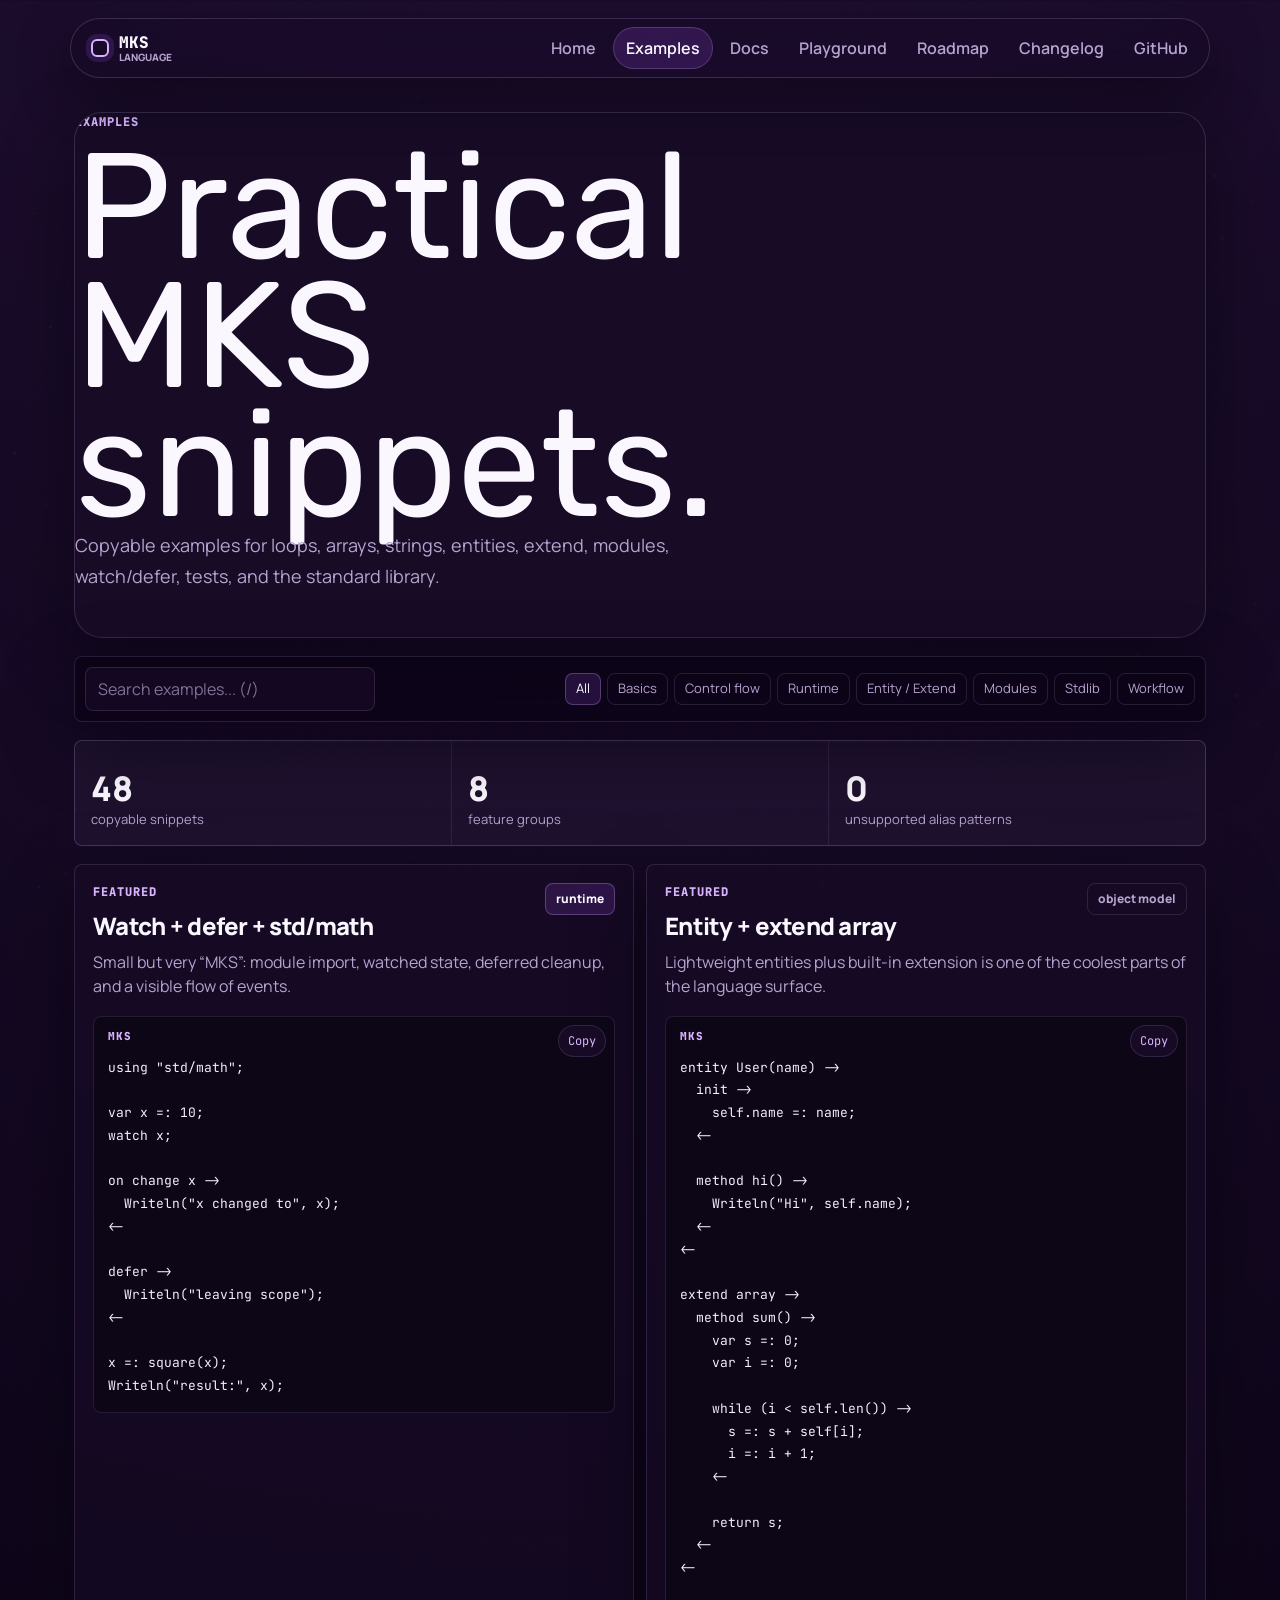
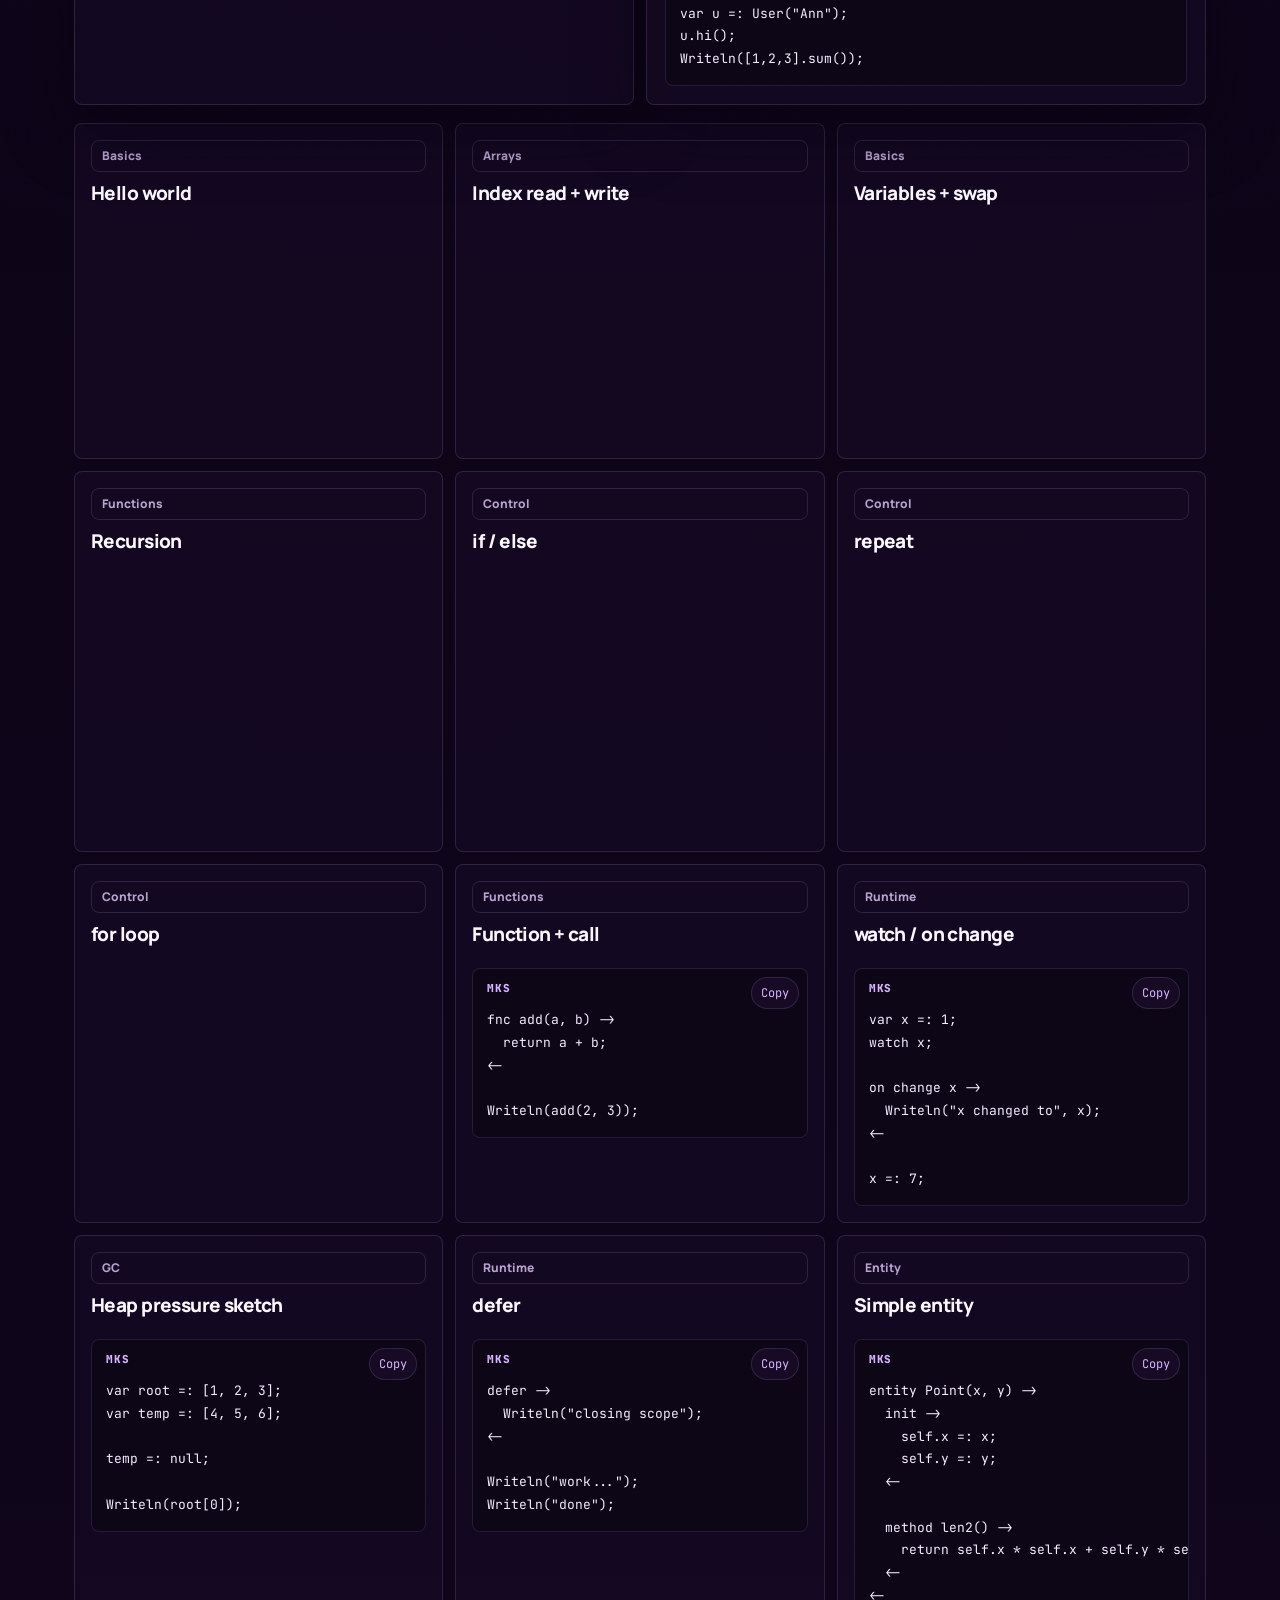
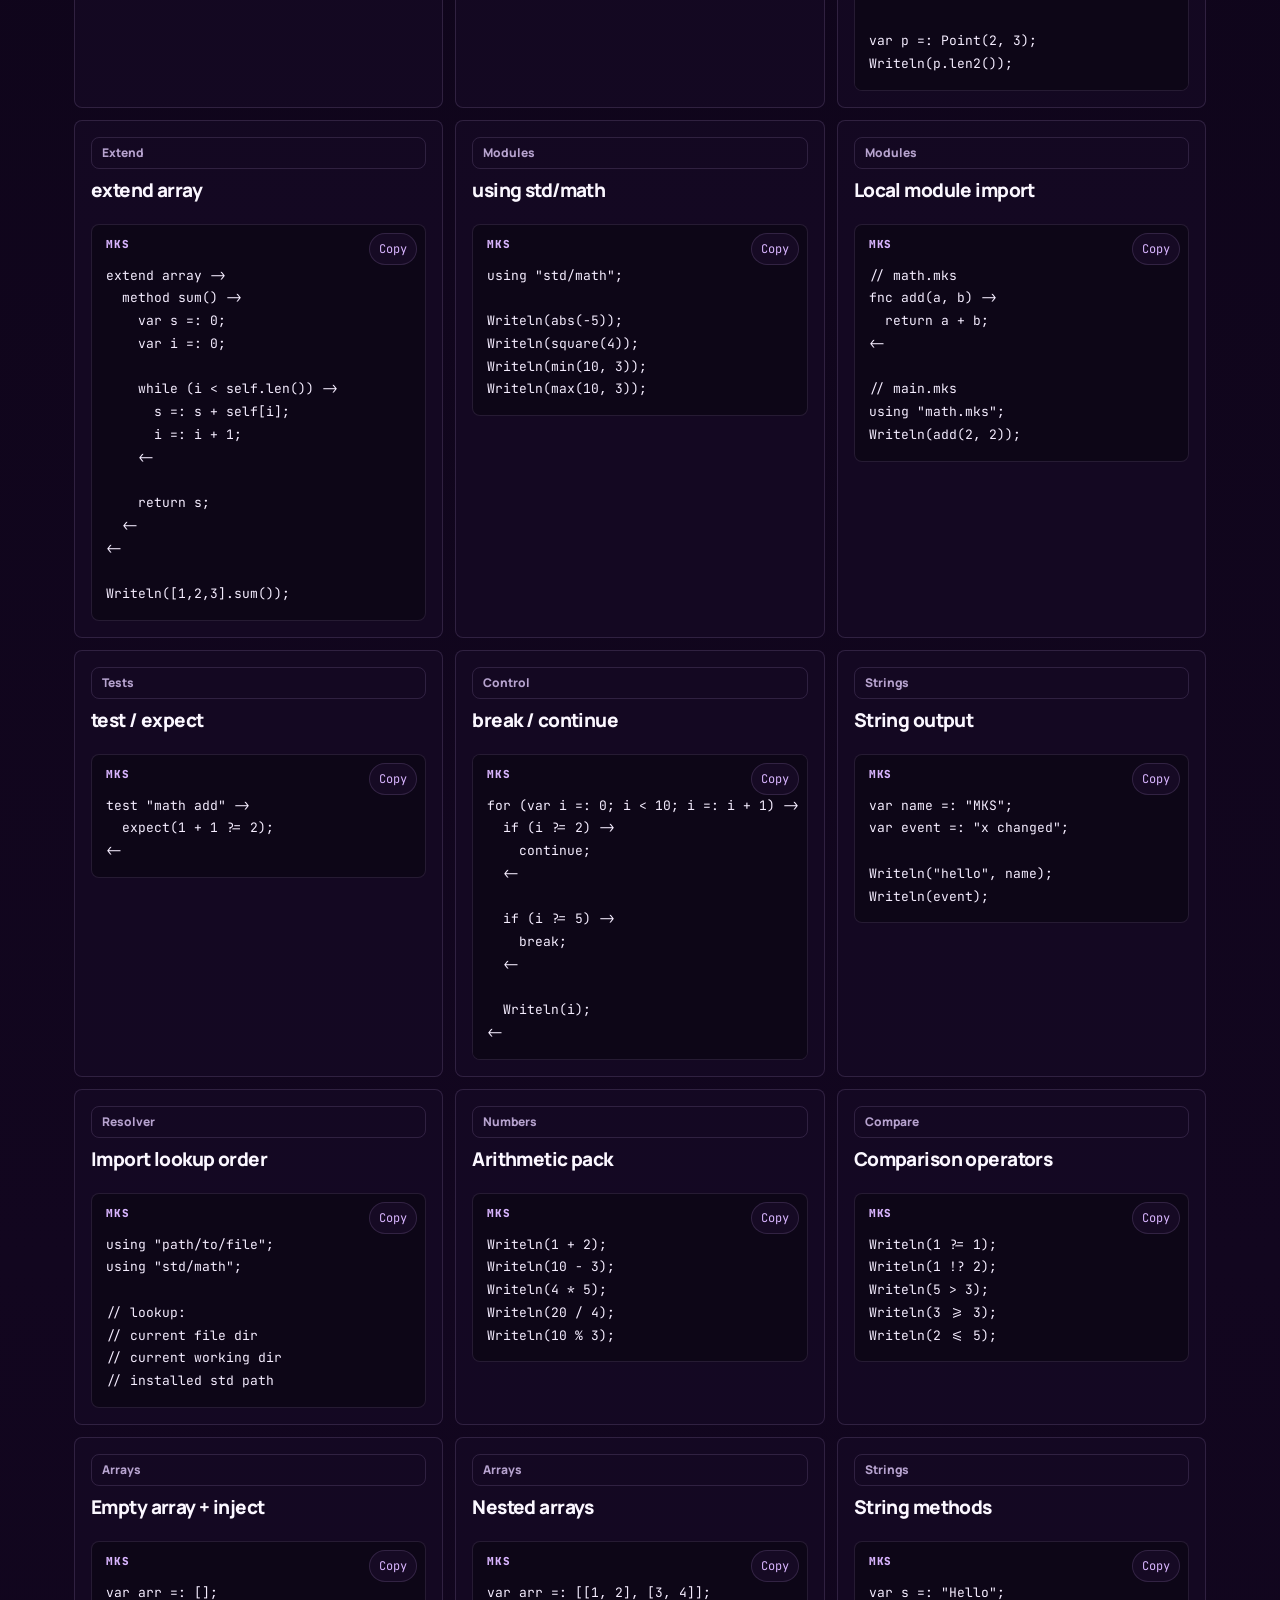
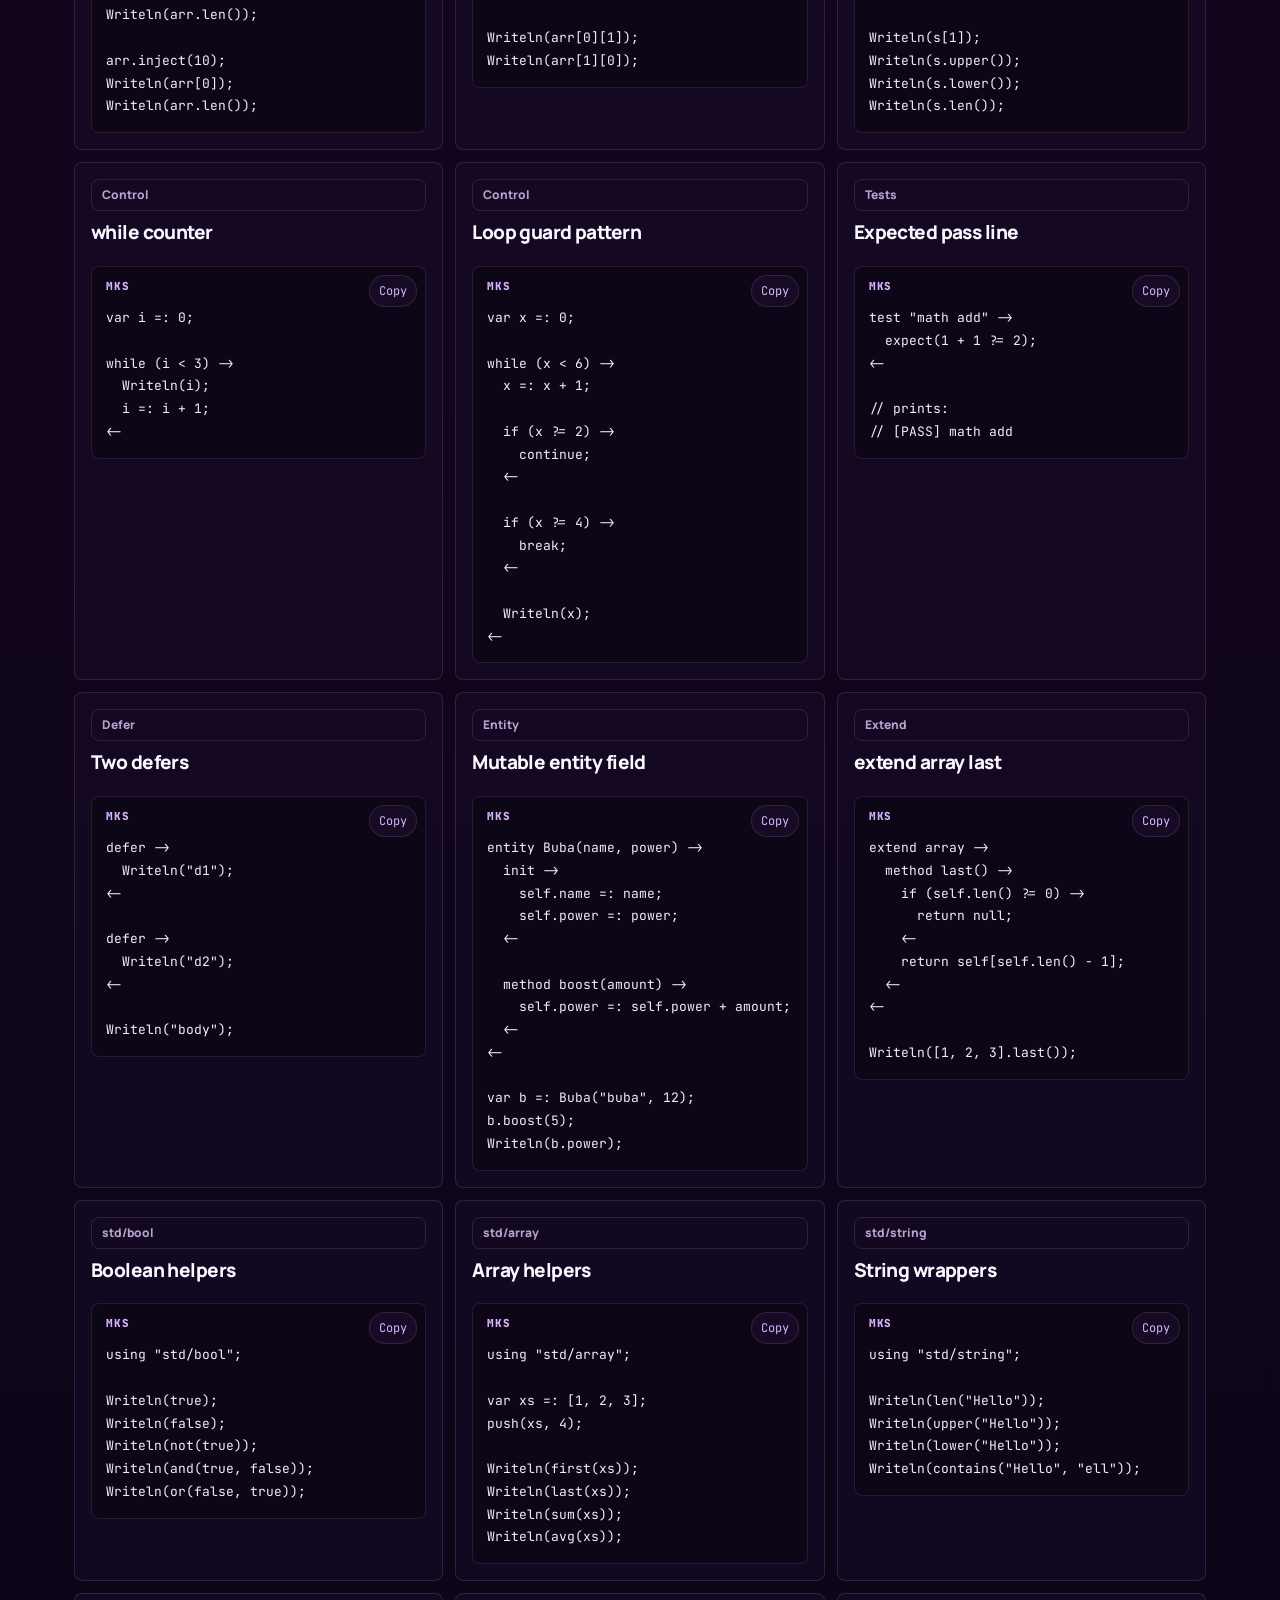
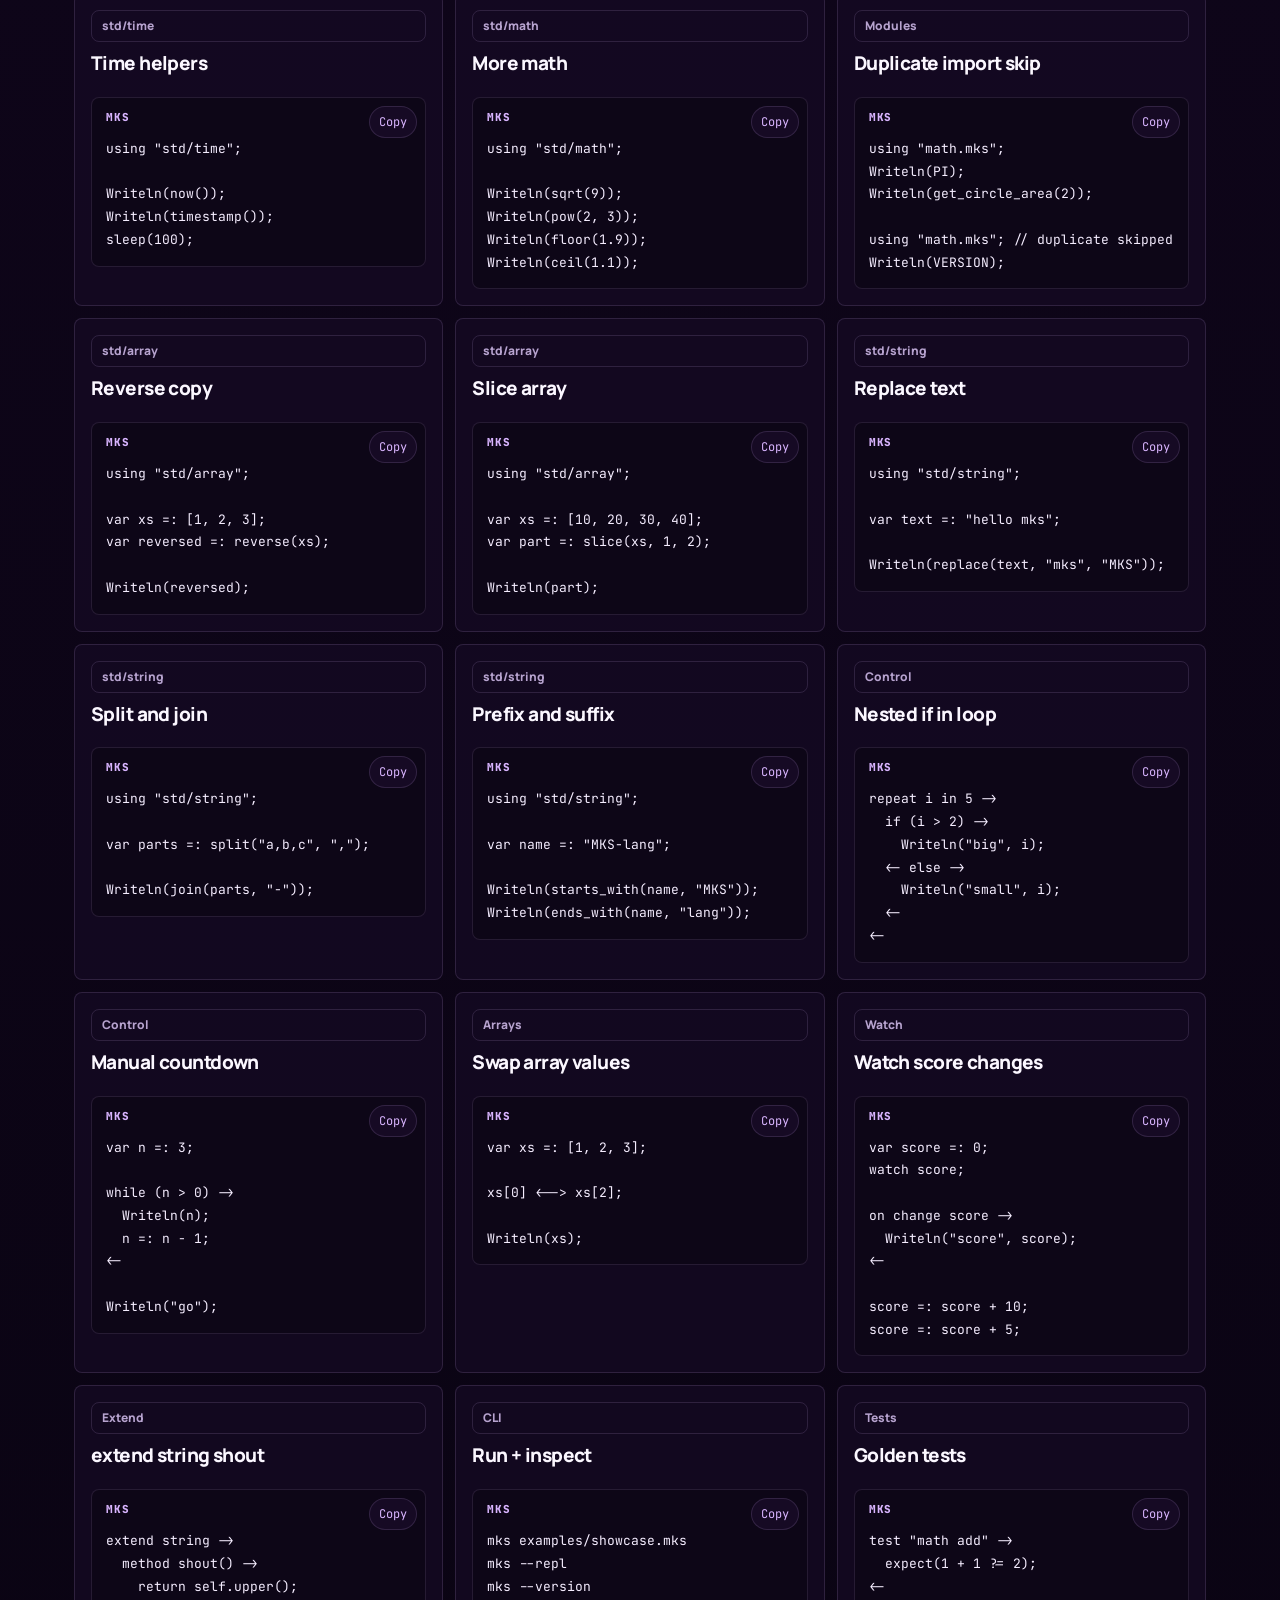
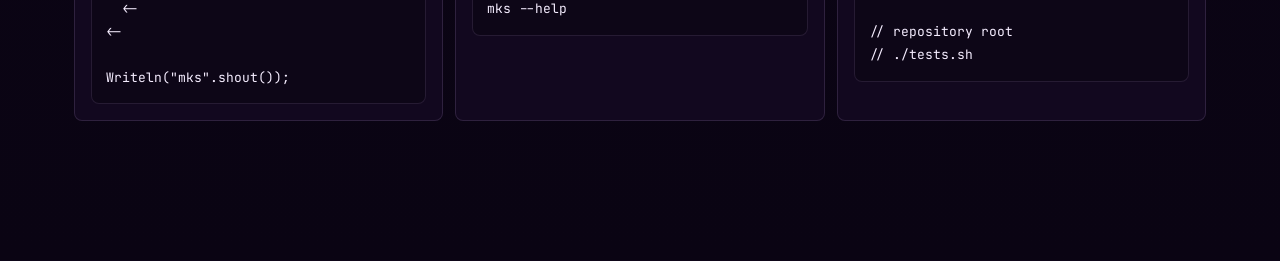
<file: examples.html>
<!DOCTYPE html>
<html lang="en" data-page="examples">
<head>
  <meta charset="UTF-8">
  <meta name="viewport" content="width=device-width, initial-scale=1.0">
  <title>MKS Examples</title>

  <link rel="preconnect" href="https://fonts.googleapis.com">
  <link rel="preconnect" href="https://fonts.gstatic.com" crossorigin>
  <link href="https://fonts.googleapis.com/css2?family=Rubik:wght@500;600;700;800&family=Manrope:wght@400;500;600;700;800&family=JetBrains+Mono:wght@500;700;800&display=swap" rel="stylesheet">

  <link rel="stylesheet" href="assets/css/base.css?v=20260502-dock-mobile-1">
  <link rel="stylesheet" href="assets/css/examples.css?v=20260423-minimal-1">
  <link rel="stylesheet" href="assets/css/reworking.css?v=20260427-1">
</head>
<body data-theme="dark">
  <canvas class="particles"></canvas>

  <main id="main-content" tabindex="-1">
    <section class="examples-hero">
      <div class="examples-hero-bg">
        <div class="hero-grid" aria-hidden="true"></div>
        <div class="hero-beam hero-beam-a" aria-hidden="true"></div>
        <div class="hero-beam hero-beam-b" aria-hidden="true"></div>
      </div>

      <div class="section examples-wrap">
        <header class="examples-head panel glass glimmer">
          <div class="examples-kicker" aria-hidden="true">
            <span>copy</span>
            <span>filter</span>
            <span>learn</span>
          </div>

          <div class="examples-copy">
            <p class="eyebrow">Examples</p>
            <h1>Practical MKS snippets.</h1>
            <p class="sub">
              Copyable examples for loops, arrays, strings, entities, extend, modules,
              watch/defer, tests, and the standard library.
            </p>

            <div class="examples-pills">
              <span class="tag live">repeat</span>
              <span class="tag">swap</span>
              <span class="tag">arrays</span>
              <span class="tag">strings</span>
              <span class="tag">entity</span>
              <span class="tag">extend</span>
              <span class="tag">watch / defer</span>
              <span class="tag">tests</span>
              <span class="tag">stdlib</span>
            </div>
          </div>

          <div class="examples-terminal">
            <div class="term-header">
              <div class="term-dots"><span></span><span></span><span></span></div>
              <span class="term-path">/examples/showcase.mks</span>
            </div>
            <div class="term-body" data-examples-terminal>
              <div class="term-line"><span class="prompt">$</span> mks examples/showcase.mks</div>
              <div class="term-line">loading std/math... <span class="green">ok</span></div>
              <div class="term-line">binding watcher... <span class="green">ok</span></div>
              <div class="term-line">running tests... <span class="green">pass</span></div>
            </div>
          </div>
        </header>

        <div class="examples-toolbar">
          <input class="examples-search" type="search" placeholder="Search examples... (/)" aria-label="Search examples" data-example-search>

          <div class="toolbar-left">
            <button class="filter-chip active" type="button" data-filter="all" aria-pressed="true" aria-label="Filter examples by All">All</button>
            <button class="filter-chip" type="button" data-filter="basics" aria-pressed="false" aria-label="Filter examples by Basics">Basics</button>
            <button class="filter-chip" type="button" data-filter="control" aria-pressed="false" aria-label="Filter examples by Control flow">Control flow</button>
            <button class="filter-chip" type="button" data-filter="runtime" aria-pressed="false" aria-label="Filter examples by Runtime">Runtime</button>
            <button class="filter-chip" type="button" data-filter="oop" aria-pressed="false" aria-label="Filter examples by Entity / Extend">Entity / Extend</button>
            <button class="filter-chip" type="button" data-filter="modules" aria-pressed="false" aria-label="Filter examples by Modules">Modules</button>
            <button class="filter-chip" type="button" data-filter="stdlib" aria-pressed="false" aria-label="Filter examples by Stdlib">Stdlib</button>
            <button class="filter-chip" type="button" data-filter="repo" aria-pressed="false" aria-label="Filter examples by Workflow">Workflow</button>
          </div>
        </div>

        <section class="examples-stats" aria-label="Examples summary">
          <div>
            <span data-example-count>0</span>
            <p>copyable snippets</p>
          </div>
          <div>
            <span>8</span>
            <p>feature groups</p>
          </div>
          <div>
            <span>0</span>
            <p>unsupported alias patterns</p>
          </div>
        </section>

        <section class="featured-grid">
          <article class="featured-card panel" data-kind="runtime">
            <div class="feature-top">
              <div>
                <p class="eyebrow">Featured</p>
                <h2>Watch + defer + std/math</h2>
              </div>
              <span class="tag live">runtime</span>
            </div>

            <p class="sub">
              Small but very “MKS”: module import, watched state, deferred cleanup,
              and a visible flow of events.
            </p>

            <div class="code-block big">
              <button class="copy-btn">Copy</button>
<pre><code>using "std/math";

var x =: 10;
watch x;

on change x ->
  Writeln("x changed to", x);
<-

defer ->
  Writeln("leaving scope");
<-

x =: square(x);
Writeln("result:", x);</code></pre>
            </div>
          </article>

          <article class="featured-card panel" data-kind="oop">
            <div class="feature-top">
              <div>
                <p class="eyebrow">Featured</p>
                <h2>Entity + extend array</h2>
              </div>
              <span class="tag">object model</span>
            </div>

            <p class="sub">
              Lightweight entities plus built-in extension is one of the coolest parts
              of the language surface.
            </p>

            <div class="code-block big">
              <button class="copy-btn">Copy</button>
<pre><code>entity User(name) ->
  init ->
    self.name =: name;
  <-

  method hi() ->
    Writeln("Hi", self.name);
  <-
<-

extend array ->
  method sum() ->
    var s =: 0;
    var i =: 0;

    while (i < self.len()) ->
      s =: s + self[i];
      i =: i + 1;
    <-

    return s;
  <-
<-

var u =: User("Ann");
u.hi();
Writeln([1,2,3].sum());</code></pre>
            </div>
          </article>
        </section>

        <section class="examples-guide panel glass glimmer">
          <div>
            <p class="eyebrow">How to read this page</p>
            <h2>Start with a small snippet, then combine patterns.</h2>
            <p class="sub">
              Each card is intentionally small. Learn the shape, copy it, then combine
              loops, functions, modules, and stdlib helpers into larger programs.
            </p>
          </div>
          <div class="guide-steps">
            <span>1. Pick a feature</span>
            <span>2. Copy the snippet</span>
            <span>3. Adapt one line</span>
          </div>
        </section>

        <section class="example-grid">
          <article class="example-card" data-kind="basics">
            <div class="card-top">
              <span class="tag">Basics</span>
              <h3 class="example-title">Hello world</h3>
            </div>
            <div class="code-block">
              <button class="copy-btn">Copy</button>
<pre><code>Writeln("hello, mks");</code></pre>
            </div>
          </article>

          <article class="example-card" data-kind="basics">
            <div class="card-top">
              <span class="tag">Arrays</span>
              <h3 class="example-title">Index read + write</h3>
            </div>
            <div class="code-block">
              <button class="copy-btn">Copy</button>
<pre><code>var xs =: [1, 2, 3];

Writeln(xs[0]);
xs[1] =: 20;

Writeln(xs[1]);</code></pre>
            </div>
          </article>

          <article class="example-card" data-kind="basics">
            <div class="card-top">
              <span class="tag">Basics</span>
              <h3 class="example-title">Variables + swap</h3>
            </div>
            <div class="code-block">
              <button class="copy-btn">Copy</button>
<pre><code>var a =: 1;
var b =: 2;

a <--> b;

Writeln(a);
Writeln(b);</code></pre>
            </div>
          </article>

          <article class="example-card" data-kind="basics">
            <div class="card-top">
              <span class="tag">Functions</span>
              <h3 class="example-title">Recursion</h3>
            </div>
            <div class="code-block">
              <button class="copy-btn">Copy</button>
<pre><code>fnc fact(n) ->
  if (n <= 1) ->
    return 1;
  <-

  return n * fact(n - 1);
<-

Writeln(fact(5));</code></pre>
            </div>
          </article>

          <article class="example-card" data-kind="control">
            <div class="card-top">
              <span class="tag">Control</span>
              <h3 class="example-title">if / else</h3>
            </div>
            <div class="code-block">
              <button class="copy-btn">Copy</button>
<pre><code>var n =: 8;

if (n ?= 8) ->
  Writeln("ok");
<- else ->
  Writeln("no");
<-</code></pre>
            </div>
          </article>

          <article class="example-card" data-kind="control">
            <div class="card-top">
              <span class="tag">Control</span>
              <h3 class="example-title">repeat</h3>
            </div>
            <div class="code-block">
              <button class="copy-btn">Copy</button>
<pre><code>repeat 3 ->
  Writeln("ping");
<-

repeat i in 3 ->
  Writeln(i);
<-</code></pre>
            </div>
          </article>

          <article class="example-card" data-kind="control">
            <div class="card-top">
              <span class="tag">Control</span>
              <h3 class="example-title">for loop</h3>
            </div>
            <div class="code-block">
              <button class="copy-btn">Copy</button>
<pre><code>for (var i =: 0; i < 3; i =: i + 1) ->
  Writeln(i);
<-</code></pre>
            </div>
          </article>

          <article class="example-card" data-kind="basics">
            <div class="card-top">
              <span class="tag">Functions</span>
              <h3 class="example-title">Function + call</h3>
            </div>
            <div class="code-block">
              <button class="copy-btn">Copy</button>
<pre><code>fnc add(a, b) ->
  return a + b;
<-

Writeln(add(2, 3));</code></pre>
            </div>
          </article>

          <article class="example-card" data-kind="runtime">
            <div class="card-top">
              <span class="tag">Runtime</span>
              <h3 class="example-title">watch / on change</h3>
            </div>
            <div class="code-block">
              <button class="copy-btn">Copy</button>
<pre><code>var x =: 1;
watch x;

on change x ->
  Writeln("x changed to", x);
<-

x =: 7;</code></pre>
            </div>
          </article>

          <article class="example-card" data-kind="runtime">
            <div class="card-top">
              <span class="tag">GC</span>
              <h3 class="example-title">Heap pressure sketch</h3>
            </div>
            <div class="code-block">
              <button class="copy-btn">Copy</button>
<pre><code>var root =: [1, 2, 3];
var temp =: [4, 5, 6];

temp =: null;

Writeln(root[0]);</code></pre>
            </div>
          </article>

          <article class="example-card" data-kind="runtime">
            <div class="card-top">
              <span class="tag">Runtime</span>
              <h3 class="example-title">defer</h3>
            </div>
            <div class="code-block">
              <button class="copy-btn">Copy</button>
<pre><code>defer ->
  Writeln("closing scope");
<-

Writeln("work...");
Writeln("done");</code></pre>
            </div>
          </article>

          <article class="example-card" data-kind="oop">
            <div class="card-top">
              <span class="tag">Entity</span>
              <h3 class="example-title">Simple entity</h3>
            </div>
            <div class="code-block">
              <button class="copy-btn">Copy</button>
<pre><code>entity Point(x, y) ->
  init ->
    self.x =: x;
    self.y =: y;
  <-

  method len2() ->
    return self.x * self.x + self.y * self.y;
  <-
<-

var p =: Point(2, 3);
Writeln(p.len2());</code></pre>
            </div>
          </article>

          <article class="example-card" data-kind="oop">
            <div class="card-top">
              <span class="tag">Extend</span>
              <h3 class="example-title">extend array</h3>
            </div>
            <div class="code-block">
              <button class="copy-btn">Copy</button>
<pre><code>extend array ->
  method sum() ->
    var s =: 0;
    var i =: 0;

    while (i < self.len()) ->
      s =: s + self[i];
      i =: i + 1;
    <-

    return s;
  <-
<-

Writeln([1,2,3].sum());</code></pre>
            </div>
          </article>

          <article class="example-card" data-kind="modules">
            <div class="card-top">
              <span class="tag">Modules</span>
              <h3 class="example-title">using std/math</h3>
            </div>
            <div class="code-block">
              <button class="copy-btn">Copy</button>
<pre><code>using "std/math";

Writeln(abs(-5));
Writeln(square(4));
Writeln(min(10, 3));
Writeln(max(10, 3));</code></pre>
            </div>
          </article>

          <article class="example-card" data-kind="modules">
            <div class="card-top">
              <span class="tag">Modules</span>
              <h3 class="example-title">Local module import</h3>
            </div>
            <div class="code-block">
              <button class="copy-btn">Copy</button>
<pre><code>// math.mks
fnc add(a, b) ->
  return a + b;
<-

// main.mks
using "math.mks";
Writeln(add(2, 2));</code></pre>
            </div>
          </article>

          <article class="example-card" data-kind="runtime">
            <div class="card-top">
              <span class="tag">Tests</span>
              <h3 class="example-title">test / expect</h3>
            </div>
            <div class="code-block">
              <button class="copy-btn">Copy</button>
<pre><code>test "math add" ->
  expect(1 + 1 ?= 2);
<-</code></pre>
            </div>
          </article>

          <article class="example-card" data-kind="control">
            <div class="card-top">
              <span class="tag">Control</span>
              <h3 class="example-title">break / continue</h3>
            </div>
            <div class="code-block">
              <button class="copy-btn">Copy</button>
<pre><code>for (var i =: 0; i < 10; i =: i + 1) ->
  if (i ?= 2) ->
    continue;
  <-

  if (i ?= 5) ->
    break;
  <-

  Writeln(i);
<-</code></pre>
            </div>
          </article>

          <article class="example-card" data-kind="basics">
            <div class="card-top">
              <span class="tag">Strings</span>
              <h3 class="example-title">String output</h3>
            </div>
            <div class="code-block">
              <button class="copy-btn">Copy</button>
<pre><code>var name =: "MKS";
var event =: "x changed";

Writeln("hello", name);
Writeln(event);</code></pre>
            </div>
          </article>

          <article class="example-card" data-kind="modules">
            <div class="card-top">
              <span class="tag">Resolver</span>
              <h3 class="example-title">Import lookup order</h3>
            </div>
            <div class="code-block">
              <button class="copy-btn">Copy</button>
<pre><code>using "path/to/file";
using "std/math";

// lookup:
// current file dir
// current working dir
// installed std path</code></pre>
            </div>
          </article>

          <article class="example-card" data-kind="basics">
            <div class="card-top">
              <span class="tag">Numbers</span>
              <h3 class="example-title">Arithmetic pack</h3>
            </div>
            <div class="code-block">
              <button class="copy-btn">Copy</button>
<pre><code>Writeln(1 + 2);
Writeln(10 - 3);
Writeln(4 * 5);
Writeln(20 / 4);
Writeln(10 % 3);</code></pre>
            </div>
          </article>

          <article class="example-card" data-kind="basics">
            <div class="card-top">
              <span class="tag">Compare</span>
              <h3 class="example-title">Comparison operators</h3>
            </div>
            <div class="code-block">
              <button class="copy-btn">Copy</button>
<pre><code>Writeln(1 ?= 1);
Writeln(1 !? 2);
Writeln(5 > 3);
Writeln(3 >= 3);
Writeln(2 <= 5);</code></pre>
            </div>
          </article>

          <article class="example-card" data-kind="basics">
            <div class="card-top">
              <span class="tag">Arrays</span>
              <h3 class="example-title">Empty array + inject</h3>
            </div>
            <div class="code-block">
              <button class="copy-btn">Copy</button>
<pre><code>var arr =: [];
Writeln(arr.len());

arr.inject(10);
Writeln(arr[0]);
Writeln(arr.len());</code></pre>
            </div>
          </article>

          <article class="example-card" data-kind="basics">
            <div class="card-top">
              <span class="tag">Arrays</span>
              <h3 class="example-title">Nested arrays</h3>
            </div>
            <div class="code-block">
              <button class="copy-btn">Copy</button>
<pre><code>var arr =: [[1, 2], [3, 4]];

Writeln(arr[0][1]);
Writeln(arr[1][0]);</code></pre>
            </div>
          </article>

          <article class="example-card" data-kind="basics">
            <div class="card-top">
              <span class="tag">Strings</span>
              <h3 class="example-title">String methods</h3>
            </div>
            <div class="code-block">
              <button class="copy-btn">Copy</button>
<pre><code>var s =: "Hello";

Writeln(s[1]);
Writeln(s.upper());
Writeln(s.lower());
Writeln(s.len());</code></pre>
            </div>
          </article>

          <article class="example-card" data-kind="control">
            <div class="card-top">
              <span class="tag">Control</span>
              <h3 class="example-title">while counter</h3>
            </div>
            <div class="code-block">
              <button class="copy-btn">Copy</button>
<pre><code>var i =: 0;

while (i < 3) ->
  Writeln(i);
  i =: i + 1;
<-</code></pre>
            </div>
          </article>

          <article class="example-card" data-kind="control">
            <div class="card-top">
              <span class="tag">Control</span>
              <h3 class="example-title">Loop guard pattern</h3>
            </div>
            <div class="code-block">
              <button class="copy-btn">Copy</button>
<pre><code>var x =: 0;

while (x < 6) ->
  x =: x + 1;

  if (x ?= 2) ->
    continue;
  <-

  if (x ?= 4) ->
    break;
  <-

  Writeln(x);
<-</code></pre>
            </div>
          </article>

          <article class="example-card" data-kind="runtime">
            <div class="card-top">
              <span class="tag">Tests</span>
              <h3 class="example-title">Expected pass line</h3>
            </div>
            <div class="code-block">
              <button class="copy-btn">Copy</button>
<pre><code>test "math add" ->
  expect(1 + 1 ?= 2);
<-

// prints:
// [PASS] math add</code></pre>
            </div>
          </article>

          <article class="example-card" data-kind="runtime">
            <div class="card-top">
              <span class="tag">Defer</span>
              <h3 class="example-title">Two defers</h3>
            </div>
            <div class="code-block">
              <button class="copy-btn">Copy</button>
<pre><code>defer ->
  Writeln("d1");
<-

defer ->
  Writeln("d2");
<-

Writeln("body");</code></pre>
            </div>
          </article>

          <article class="example-card" data-kind="oop">
            <div class="card-top">
              <span class="tag">Entity</span>
              <h3 class="example-title">Mutable entity field</h3>
            </div>
            <div class="code-block">
              <button class="copy-btn">Copy</button>
<pre><code>entity Buba(name, power) ->
  init ->
    self.name =: name;
    self.power =: power;
  <-

  method boost(amount) ->
    self.power =: self.power + amount;
  <-
<-

var b =: Buba("buba", 12);
b.boost(5);
Writeln(b.power);</code></pre>
            </div>
          </article>

          <article class="example-card" data-kind="oop">
            <div class="card-top">
              <span class="tag">Extend</span>
              <h3 class="example-title">extend array last</h3>
            </div>
            <div class="code-block">
              <button class="copy-btn">Copy</button>
<pre><code>extend array ->
  method last() ->
    if (self.len() ?= 0) ->
      return null;
    <-
    return self[self.len() - 1];
  <-
<-

Writeln([1, 2, 3].last());</code></pre>
            </div>
          </article>

          <article class="example-card" data-kind="stdlib">
            <div class="card-top">
              <span class="tag">std/bool</span>
              <h3 class="example-title">Boolean helpers</h3>
            </div>
            <div class="code-block">
              <button class="copy-btn">Copy</button>
<pre><code>using "std/bool";

Writeln(true);
Writeln(false);
Writeln(not(true));
Writeln(and(true, false));
Writeln(or(false, true));</code></pre>
            </div>
          </article>

          <article class="example-card" data-kind="stdlib">
            <div class="card-top">
              <span class="tag">std/array</span>
              <h3 class="example-title">Array helpers</h3>
            </div>
            <div class="code-block">
              <button class="copy-btn">Copy</button>
<pre><code>using "std/array";

var xs =: [1, 2, 3];
push(xs, 4);

Writeln(first(xs));
Writeln(last(xs));
Writeln(sum(xs));
Writeln(avg(xs));</code></pre>
            </div>
          </article>

          <article class="example-card" data-kind="stdlib">
            <div class="card-top">
              <span class="tag">std/string</span>
              <h3 class="example-title">String wrappers</h3>
            </div>
            <div class="code-block">
              <button class="copy-btn">Copy</button>
<pre><code>using "std/string";

Writeln(len("Hello"));
Writeln(upper("Hello"));
Writeln(lower("Hello"));
Writeln(contains("Hello", "ell"));</code></pre>
            </div>
          </article>

          <article class="example-card" data-kind="stdlib">
            <div class="card-top">
              <span class="tag">std/time</span>
              <h3 class="example-title">Time helpers</h3>
            </div>
            <div class="code-block">
              <button class="copy-btn">Copy</button>
<pre><code>using "std/time";

Writeln(now());
Writeln(timestamp());
sleep(100);</code></pre>
            </div>
          </article>

          <article class="example-card" data-kind="stdlib">
            <div class="card-top">
              <span class="tag">std/math</span>
              <h3 class="example-title">More math</h3>
            </div>
            <div class="code-block">
              <button class="copy-btn">Copy</button>
<pre><code>using "std/math";

Writeln(sqrt(9));
Writeln(pow(2, 3));
Writeln(floor(1.9));
Writeln(ceil(1.1));</code></pre>
            </div>
          </article>

          <article class="example-card" data-kind="modules">
            <div class="card-top">
              <span class="tag">Modules</span>
              <h3 class="example-title">Duplicate import skip</h3>
            </div>
            <div class="code-block">
              <button class="copy-btn">Copy</button>
<pre><code>using "math.mks";
Writeln(PI);
Writeln(get_circle_area(2));

using "math.mks"; // duplicate skipped
Writeln(VERSION);</code></pre>
            </div>
          </article>

          <article class="example-card" data-kind="stdlib">
            <div class="card-top">
              <span class="tag">std/array</span>
              <h3 class="example-title">Reverse copy</h3>
            </div>
            <div class="code-block">
              <button class="copy-btn">Copy</button>
<pre><code>using "std/array";

var xs =: [1, 2, 3];
var reversed =: reverse(xs);

Writeln(reversed);</code></pre>
            </div>
          </article>

          <article class="example-card" data-kind="stdlib">
            <div class="card-top">
              <span class="tag">std/array</span>
              <h3 class="example-title">Slice array</h3>
            </div>
            <div class="code-block">
              <button class="copy-btn">Copy</button>
<pre><code>using "std/array";

var xs =: [10, 20, 30, 40];
var part =: slice(xs, 1, 2);

Writeln(part);</code></pre>
            </div>
          </article>

          <article class="example-card" data-kind="stdlib">
            <div class="card-top">
              <span class="tag">std/string</span>
              <h3 class="example-title">Replace text</h3>
            </div>
            <div class="code-block">
              <button class="copy-btn">Copy</button>
<pre><code>using "std/string";

var text =: "hello mks";

Writeln(replace(text, "mks", "MKS"));</code></pre>
            </div>
          </article>

          <article class="example-card" data-kind="stdlib">
            <div class="card-top">
              <span class="tag">std/string</span>
              <h3 class="example-title">Split and join</h3>
            </div>
            <div class="code-block">
              <button class="copy-btn">Copy</button>
<pre><code>using "std/string";

var parts =: split("a,b,c", ",");

Writeln(join(parts, "-"));</code></pre>
            </div>
          </article>

          <article class="example-card" data-kind="stdlib">
            <div class="card-top">
              <span class="tag">std/string</span>
              <h3 class="example-title">Prefix and suffix</h3>
            </div>
            <div class="code-block">
              <button class="copy-btn">Copy</button>
<pre><code>using "std/string";

var name =: "MKS-lang";

Writeln(starts_with(name, "MKS"));
Writeln(ends_with(name, "lang"));</code></pre>
            </div>
          </article>

          <article class="example-card" data-kind="control">
            <div class="card-top">
              <span class="tag">Control</span>
              <h3 class="example-title">Nested if in loop</h3>
            </div>
            <div class="code-block">
              <button class="copy-btn">Copy</button>
<pre><code>repeat i in 5 ->
  if (i > 2) ->
    Writeln("big", i);
  <- else ->
    Writeln("small", i);
  <-
<-</code></pre>
            </div>
          </article>

          <article class="example-card" data-kind="control">
            <div class="card-top">
              <span class="tag">Control</span>
              <h3 class="example-title">Manual countdown</h3>
            </div>
            <div class="code-block">
              <button class="copy-btn">Copy</button>
<pre><code>var n =: 3;

while (n > 0) ->
  Writeln(n);
  n =: n - 1;
<-

Writeln("go");</code></pre>
            </div>
          </article>

          <article class="example-card" data-kind="basics">
            <div class="card-top">
              <span class="tag">Arrays</span>
              <h3 class="example-title">Swap array values</h3>
            </div>
            <div class="code-block">
              <button class="copy-btn">Copy</button>
<pre><code>var xs =: [1, 2, 3];

xs[0] <--> xs[2];

Writeln(xs);</code></pre>
            </div>
          </article>

          <article class="example-card" data-kind="runtime">
            <div class="card-top">
              <span class="tag">Watch</span>
              <h3 class="example-title">Watch score changes</h3>
            </div>
            <div class="code-block">
              <button class="copy-btn">Copy</button>
<pre><code>var score =: 0;
watch score;

on change score ->
  Writeln("score", score);
<-

score =: score + 10;
score =: score + 5;</code></pre>
            </div>
          </article>

          <article class="example-card" data-kind="oop">
            <div class="card-top">
              <span class="tag">Extend</span>
              <h3 class="example-title">extend string shout</h3>
            </div>
            <div class="code-block">
              <button class="copy-btn">Copy</button>
<pre><code>extend string ->
  method shout() ->
    return self.upper();
  <-
<-

Writeln("mks".shout());</code></pre>
            </div>
          </article>

          <article class="example-card" data-kind="repo">
            <div class="card-top">
              <span class="tag">CLI</span>
              <h3 class="example-title">Run + inspect</h3>
            </div>
            <div class="code-block">
              <button class="copy-btn">Copy</button>
<pre><code>mks examples/showcase.mks
mks --repl
mks --version
mks --help</code></pre>
            </div>
          </article>

          <article class="example-card" data-kind="repo">
            <div class="card-top">
              <span class="tag">Tests</span>
              <h3 class="example-title">Golden tests</h3>
            </div>
            <div class="code-block">
              <button class="copy-btn">Copy</button>
<pre><code>test "math add" ->
  expect(1 + 1 ?= 2);
<-

// repository root
// ./tests.sh</code></pre>
            </div>
          </article>

        </section>

        <div class="examples-empty hidden reworking-container">
          <div class="reworking-icon"></div>
          <div class="reworking-text" data-i18n="examples.empty">No examples found</div>
        </div>
      </div>
    </section>
  </main>
  <script src="assets/js/header.js?v=20260502-icons-1"></script>
  <script src="assets/js/common.js?v=20260502-dock-mobile-1"></script>
  <script src="assets/js/examples.js?v=20260415-3"></script>
</body>
</html>
</file>
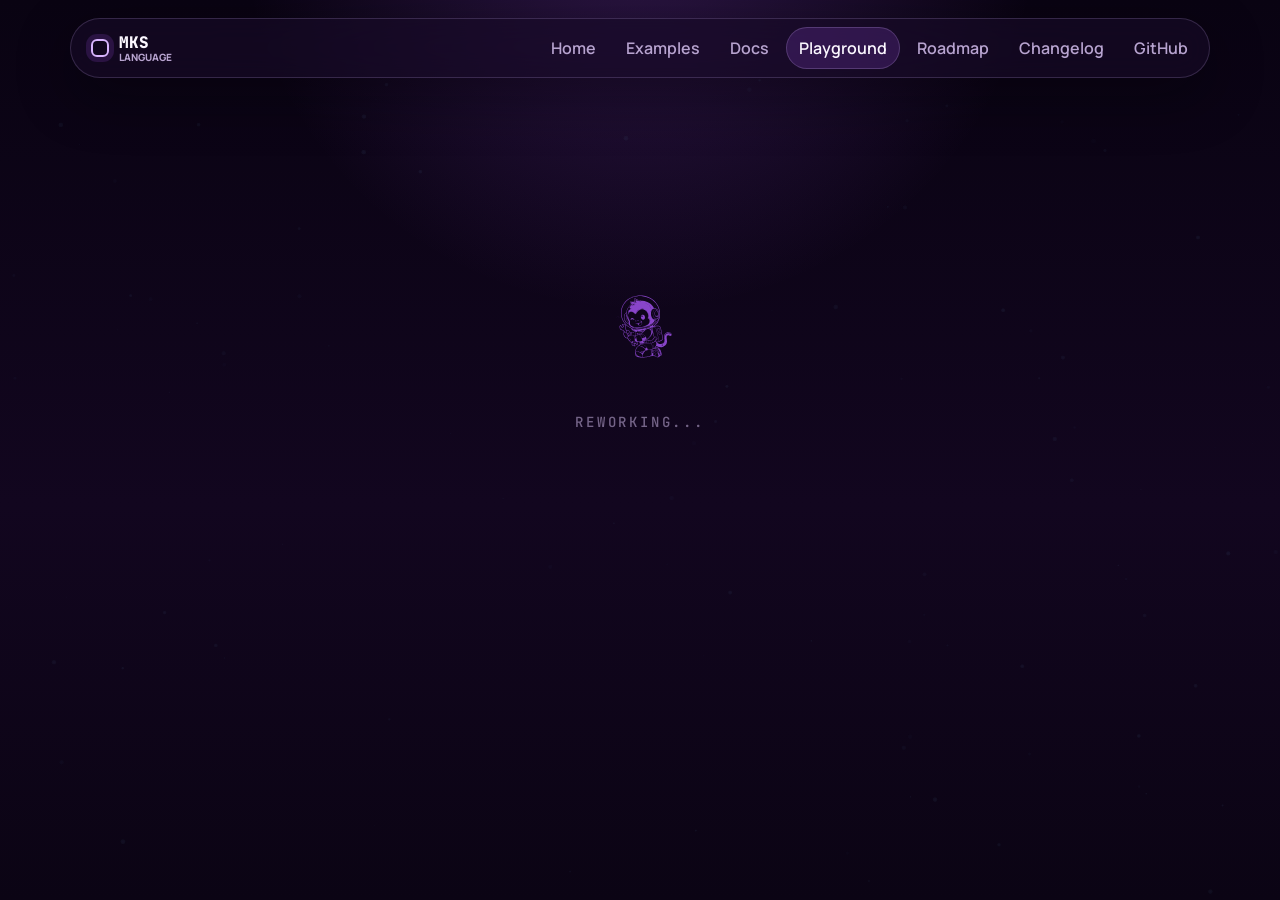
<file: playground.html>
<!DOCTYPE html>
<html lang="en" data-page="playground">
<head>
  <meta charset="UTF-8">
  <meta name="viewport" content="width=device-width, initial-scale=1.0">
  <title>MKS Playground</title>

  <link rel="preconnect" href="https://fonts.googleapis.com">
  <link rel="preconnect" href="https://fonts.gstatic.com" crossorigin>
  <link href="https://fonts.googleapis.com/css2?family=Rubik:wght@500;600;700;800&family=Manrope:wght@400;500;600;700;800&family=JetBrains+Mono:wght@500;700;800&display=swap" rel="stylesheet">

  <link rel="stylesheet" href="assets/css/base.css?v=20260502-dock-mobile-1">
  <link rel="stylesheet" href="assets/css/reworking.css?v=20260427-1">
</head>
<body data-theme="dark">
  <canvas class="particles" aria-hidden="true"></canvas>

  <main id="main-content" tabindex="-1">
    <!-- Simplified to minimalist Reworking status -->
  </main>
  <script src="assets/js/header.js?v=20260502-icons-1"></script>
  <script src="assets/js/common.js?v=20260502-dock-mobile-1"></script>
  <script src="assets/js/reworking.js?v=20260427-1"></script>
</body>
</html>
</file>
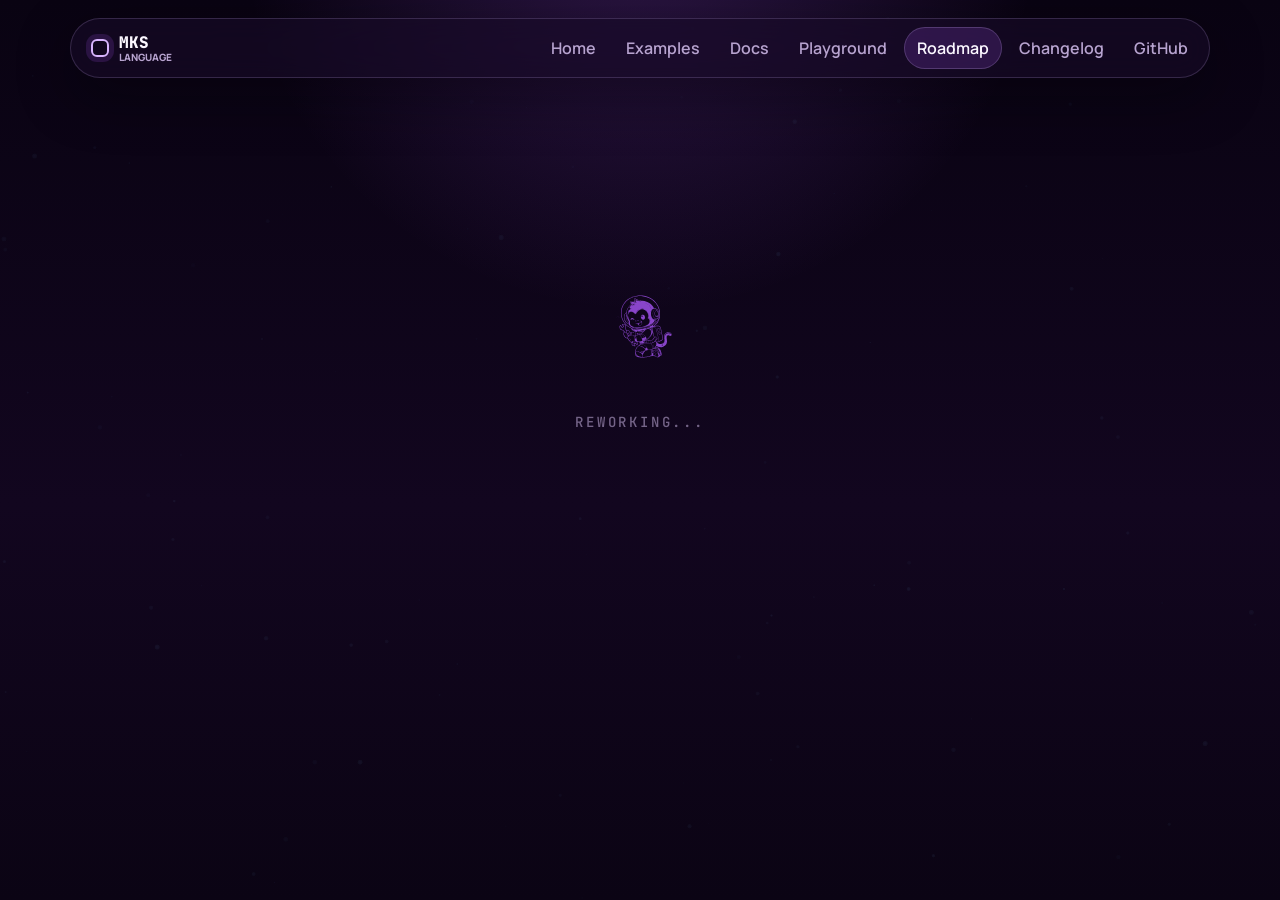
<file: roadmap.html>
<!DOCTYPE html>
<html lang="en" data-page="roadmap">
<head>
  <meta charset="UTF-8">
  <meta name="viewport" content="width=device-width, initial-scale=1.0">
  <title>MKS Roadmap</title>

  <link rel="preconnect" href="https://fonts.googleapis.com">
  <link rel="preconnect" href="https://fonts.gstatic.com" crossorigin>
  <link href="https://fonts.googleapis.com/css2?family=Rubik:wght@500;600;700;800&family=Manrope:wght@400;500;600;700;800&family=JetBrains+Mono:wght@500;700;800&display=swap" rel="stylesheet">

  <link rel="stylesheet" href="assets/css/base.css?v=20260502-dock-mobile-1">
  <link rel="stylesheet" href="assets/css/reworking.css?v=20260427-1">
</head>
<body data-theme="dark">
  <canvas class="particles" aria-hidden="true"></canvas>

  <main id="main-content" tabindex="-1">
    <div id="roadmap-root">
    <!-- Simplified to minimalist Reworking status -->
    </div>
  </main>
  <script src="assets/js/header.js?v=20260502-icons-1"></script>
  <script src="assets/js/common.js?v=20260502-dock-mobile-1"></script>
  <script src="assets/js/reworking.js?v=20260427-1"></script>
</body>
</html>
</file>
<file: assets/css/base.css>
:root {
  --bg: #05070f;
  --bg-soft: #0a1020;
  --panel: #0f1627;
  --panel-2: #0b1323;
  --text: #f6f8ff;
  --muted: #9fb2d3;
  --accent: #6df2c5;
  --accent-2: #7aa2ff;
  --danger: #ff7b7b;

  --border: rgba(255,255,255,0.09);
  --shadow: 0 18px 60px rgba(0,0,0,0.55);
  --glow: 0 0 40px color-mix(in srgb, var(--accent) 55%, transparent);

  --noise: url('data:image/svg+xml;utf8,<svg xmlns="http://www.w3.org/2000/svg" width="160" height="160" viewBox="0 0 160 160"><filter id="n"><feTurbulence type="fractalNoise" baseFrequency="0.8" numOctaves="2" stitchTiles="stitch"/></filter><rect width="160" height="160" filter="url(%23n)" opacity="0.08"/></svg>');

  --font-display: 'Rubik', 'Manrope', system-ui, sans-serif;
  --font-body: 'Manrope', 'Rubik', system-ui, sans-serif;
  --font-mono: 'JetBrains Mono', monospace;
}

/* base */

* {
  box-sizing: border-box;
  min-width: 0;
}

html {
  margin: 0;
  padding: 0;
  height: 100%;
  background: var(--bg);
  overflow-x: hidden;
}

body {
  margin: 0;
  padding: 0 0 104px;
  min-height: 100vh;
  font-family: var(--font-body);
  color: var(--text);
  line-height: 1.5;
  overflow-x: hidden;
  background: linear-gradient(
    180deg,
    color-mix(in srgb, var(--bg) 90%, transparent),
    color-mix(in srgb, var(--bg-soft) 90%, transparent)
  );
}

/* background fx */

body::before {
  content: "";
  position: fixed;
  inset: 0;
  pointer-events: none;
  z-index: 0;
  background:
    radial-gradient(circle at 20% 20%, rgba(92,240,195,0.08), transparent 38%),
    radial-gradient(circle at 80% 10%, rgba(126,170,255,0.08), transparent 40%),
    radial-gradient(circle at 50% 70%, rgba(92,240,195,0.05), transparent 45%);
}

body::after {
  content: "";
  position: fixed;
  inset: 0;
  pointer-events: none;
  z-index: 0;
  background-image: var(--noise);
  opacity: 0.35;
  mix-blend-mode: soft-light;
}

main {
  position: relative;
  z-index: 2;
  width: 100%;
  overflow-x: clip;
}

/* reset */

img,
canvas,
video,
svg {
  display: block;
  max-width: 100%;
}

button,
input,
textarea {
  font: inherit;
}

button {
  border: 0;
}

a {
  color: inherit;
  text-decoration: none;
}

/* particles */

.particles {
  position: fixed;
  inset: 0;
  width: 100%;
  height: 100%;
  pointer-events: none;
  z-index: 0;
  opacity: 0.22;
}

/* navbar */

.navbar {
  position: fixed;
  top: auto;
  bottom: max(18px, env(safe-area-inset-bottom));
  left: 0;
  right: 0;
  z-index: 40;
  display: flex;
  justify-content: center;
  pointer-events: none;
  padding: 0 18px;
}

@supports (backdrop-filter: blur(12px)) {
  .nav-inner {
    backdrop-filter: blur(16px) saturate(1.08);
    background: color-mix(in srgb, var(--panel-2) 72%, transparent);
  }
}

.nav-inner {
  display: flex;
  align-items: center;
  justify-content: space-between;
  gap: 10px;
  width: min(100%, 980px);
  padding: 8px;
  margin: 0;
  position: relative;
  pointer-events: auto;
  border: 1px solid color-mix(in srgb, var(--border) 86%, transparent);
  border-radius: 18px;
  background: color-mix(in srgb, var(--panel-2) 84%, transparent);
  box-shadow:
    0 20px 60px rgba(0,0,0,0.44),
    inset 0 1px 0 rgba(255,255,255,0.08);
}

.logo {
  display: flex;
  align-items: center;
  gap: 10px;
  font-family: var(--font-mono);
  font-weight: 700;
  flex-shrink: 0;
  min-height: 46px;
  padding: 7px 10px;
  border-radius: 14px;
  transition: transform 220ms cubic-bezier(.2,.8,.2,1), background 180ms ease;
}

.logo:hover {
  background: color-mix(in srgb, var(--panel) 56%, transparent);
  transform: translateY(-7px) scale(1.04);
}

.logo-mark {
  width: 14px;
  height: 14px;
  border: 2px solid var(--accent);
  border-radius: 4px;
  box-shadow: 0 0 12px color-mix(in srgb, var(--accent) 70%, transparent);
}

.logo-text {
  display: grid;
  gap: 1px;
  line-height: 1;
}

.logo-text strong {
  display: block;
  font-family: var(--font-mono);
  font-size: 16px;
  font-weight: 800;
  letter-spacing: 0;
}

.logo-text small {
  display: block;
  color: var(--muted);
  font-family: var(--font-body);
  font-size: 10px;
  font-weight: 800;
  letter-spacing: 0;
  text-transform: uppercase;
}

/* nav */

.nav-links {
  display: flex;
  gap: 5px;
  align-items: center;
  flex-wrap: nowrap;
}

.nav-links a {
  min-height: 46px;
  display: inline-flex;
  align-items: center;
  padding: 9px 12px;
  border-radius: 14px;
  font-weight: 600;
  color: var(--muted);
  border: 1px solid transparent;
  transform-origin: 50% 100%;
  transition:
    color 180ms ease,
    border-color 180ms ease,
    background 180ms ease,
    box-shadow 180ms ease,
    transform 240ms cubic-bezier(.2,.8,.2,1);
}

.nav-links:hover a {
  transform: translateY(2px) scale(0.97);
}

.nav-links a.active {
  color: var(--accent);
  border-color: var(--border);
  background: color-mix(in srgb, var(--panel) 70%, transparent);
}

.nav-links a:hover {
  color: var(--text);
  border-color: var(--border);
  background: color-mix(in srgb, var(--panel) 60%, transparent);
  box-shadow: 0 12px 26px rgba(0,0,0,0.24);
  transform: translateY(-12px) scale(1.12);
}

.nav-links .nav-github {
  color: var(--muted);
  border-color: transparent;
  background: transparent;
}

.nav-mobile {
  display: none;
  align-items: center;
  gap: 8px;
}

/* burger */

.burger {
  display: none;
  width: 44px;
  height: 44px;
  padding: 0;
  align-items: center;
  justify-content: center;
  border-radius: 8px;
  border: 1px solid var(--border);
  background: color-mix(in srgb, var(--panel) 84%, transparent);
  color: var(--text);
  cursor: pointer;
  flex-shrink: 0;
}

.burger-lines {
  position: relative;
  width: 18px;
  height: 12px;
}

.burger-lines span {
  position: absolute;
  left: 0;
  width: 100%;
  height: 2px;
  border-radius: 999px;
  background: var(--text);
  transition: transform 180ms ease, opacity 180ms ease, top 180ms ease;
}

.burger-lines span:nth-child(1) { top: 0; }
.burger-lines span:nth-child(2) { top: 5px; }
.burger-lines span:nth-child(3) { top: 10px; }

.nav-open .burger-lines span:nth-child(1) {
  top: 5px;
  transform: rotate(45deg);
}

.nav-open .burger-lines span:nth-child(2) {
  opacity: 0;
}

.nav-open .burger-lines span:nth-child(3) {
  top: 5px;
  transform: rotate(-45deg);
}

.mobile-menu {
  display: none;
}

/* buttons */

.btn {
  display: inline-flex;
  align-items: center;
  justify-content: center;
  gap: 8px;
  padding: 10px 14px;
  border-radius: 12px;
  border: 1px solid var(--border);
  background: linear-gradient(
    135deg,
    color-mix(in srgb, var(--panel) 70%, transparent),
    color-mix(in srgb, var(--panel-2) 70%, transparent)
  );
  color: var(--text);
  font-weight: 600;
  transition:
    transform 160ms,
    box-shadow 160ms,
    border-color 160ms;
}

.btn:hover {
  transform: translateY(-2px);
  border-color: color-mix(in srgb, var(--accent) 40%, var(--border));
  box-shadow: 0 12px 30px color-mix(in srgb, var(--accent) 15%, transparent);
}

.btn.ghost {
  background: transparent;
  box-shadow: none;
}

/* layout */

.section {
  max-width: 1200px;
  margin: 40px auto;
  padding: 0 24px;
  width: 100%;
}

.section h2 {
  margin: 0 0 10px;
  font-size: 28px;
}

.section p.sub {
  margin: 0 0 18px;
  color: var(--muted);
}

/* panels */

.panel {
  background: var(--panel);
  border: 1px solid var(--border);
  border-radius: 16px;
  padding: 18px;
  box-shadow: var(--shadow);
  position: relative;
  overflow: hidden;
}

.panel::after {
  content: "";
  position: absolute;
  inset: 0;
  z-index: 0;
  pointer-events: none;
  opacity: 0;
  background: linear-gradient(
    125deg,
    color-mix(in srgb, var(--accent) 12%, transparent),
    transparent 30%
  );
  transition: opacity 200ms;
}

.panel:hover::after {
  opacity: 1;
}

.panel > * {
  position: relative;
  z-index: 1;
}

/* code */

.code-block {
  position: relative;
  border: 1px solid var(--border);
  border-radius: 14px;
  padding: 14px;
  font-family: var(--font-mono);
  color: var(--accent);
  background: linear-gradient(
    145deg,
    color-mix(in srgb, var(--panel) 90%, transparent),
    color-mix(in srgb, var(--panel-2) 90%, transparent)
  );
  box-shadow: var(--shadow);
  overflow-x: auto;
  overflow-y: hidden;
  max-width: 100%;
  -webkit-overflow-scrolling: touch;
}

.code-block pre {
  margin: 0;
  white-space: pre;
  min-width: max-content;
}

.copy-btn {
  position: absolute;
  top: 10px;
  right: 10px;
  background: var(--panel-2);
  border: 1px solid var(--border);
  border-radius: 10px;
  color: var(--muted);
  padding: 6px 10px;
  cursor: pointer;
  font-size: 12px;
  z-index: 2;
}

.copy-btn:hover {
  color: var(--text);
}

/* pulse */

.pulse {
  display: grid;
  grid-template-columns: repeat(auto-fit, minmax(200px,1fr));
  gap: 12px;
}

.pulse-card {
  border: 1px solid var(--border);
  border-radius: 14px;
  padding: 12px;
  background: color-mix(in srgb, var(--panel) 90%, transparent);
}

.pulse-card .label {
  font-size: 12px;
  text-transform: uppercase;
  color: var(--muted);
}

.pulse-card .value {
  font-size: 22px;
  font-weight: 700;
}

/* animations */

.float { animation: floaty 6s ease-in-out infinite alternate; }
.glimmer { background-size: 280% 280%; animation: gradient-move 14s ease infinite; }
.pulse-glow { animation: pulse 3s ease-in-out infinite; }

@keyframes floaty {
  0% { transform: translateY(0); }
  100% { transform: translateY(-6px); }
}

@keyframes gradient-move {
  0% { background-position: 0% 50%; }
  50% { background-position: 100% 50%; }
  100% { background-position: 0% 50%; }
}

@keyframes pulse {
  0%,100% { box-shadow: var(--glow); }
  50% { box-shadow: 0 0 18px color-mix(in srgb, var(--accent-2) 45%, transparent); }
}

/* mobile */

@media (max-width: 960px) {
  body {
    padding-bottom: 0;
  }

  .navbar {
    bottom: max(12px, env(safe-area-inset-bottom));
    padding: 0 12px;
  }

  .nav-inner {
    gap: 10px;
    width: 100%;
    padding: 8px;
  }

  .logo {
    min-height: 40px;
  }

  .logo-mark {
    width: 30px;
    height: 30px;
  }

  .logo-text small {
    display: none;
  }

  .nav-links {
    display: none;
  }

  .nav-mobile {
    display: flex;
  }

  .burger {
    display: inline-flex;
  }

  .mobile-menu {
    position: fixed;
    top: auto;
    bottom: calc(max(12px, env(safe-area-inset-bottom)) + 68px);
    right: max(12px, env(safe-area-inset-right));
    left: max(12px, env(safe-area-inset-left));
    display: none;
    flex-direction: column;
    gap: 8px;
    padding: 12px;
    border: 1px solid var(--border);
    border-radius: 8px;
    background: color-mix(in srgb, var(--panel) 94%, transparent);
    box-shadow:
      0 18px 44px rgba(0,0,0,0.42),
      inset 0 1px 0 rgba(255,255,255,0.06);
    max-height: calc(100dvh - 86px);
    overflow-y: auto;
    -webkit-overflow-scrolling: touch;
  }

  .nav-open .mobile-menu {
    display: flex;
  }

  .mobile-menu a {
    padding: 12px 14px;
    border-radius: 8px;
    border: 1px solid transparent;
    color: var(--muted);
    font-weight: 600;
    background: color-mix(in srgb, var(--panel-2) 54%, transparent);
  }

  .mobile-menu a.active {
    color: var(--text);
    border-color: color-mix(in srgb, var(--accent) 22%, var(--border));
    background: color-mix(in srgb, var(--panel) 72%, transparent);
  }

  .mobile-menu a:hover {
    color: var(--text);
    border-color: var(--border);
  }
}

@media (max-width: 600px) {
  .section {
    padding: 0 16px;
  }

  .nav-inner {
    padding: 12px 16px;
  }

  .mobile-menu {
    bottom: calc(max(12px, env(safe-area-inset-bottom)) + 64px);
  }

  .burger {
    width: 40px;
    height: 40px;
  }

  .particles {
    opacity: 0.12;
  }

  .panel {
    padding: 14px;
  }

  .code-block {
    padding: 12px;
  }

  .copy-btn {
    top: 8px;
    right: 8px;
  }
}

:focus-visible {
  outline: 2px solid var(--accent);
  outline-offset: 2px;
}

@media (max-width: 380px) {
  body {
    padding-top: 0;
    padding-bottom: 84px;
  }

  .logo {
    gap: 8px;
  }

  .logo-mark {
    width: 28px;
    height: 28px;
  }

  .logo-text strong {
    font-size: 14px;
  }

  .burger {
    width: 38px;
    height: 38px;
  }

  .mobile-menu {
    right: 10px;
    bottom: calc(max(10px, env(safe-area-inset-bottom)) + 60px);
    left: 10px;
  }
}

@media (prefers-reduced-motion: reduce) {
  .navbar {
    transition: none;
  }
}

/* 2026-04 minimal purple refresh */
:root {
  --bg: #0f0b1a;
  --bg-soft: #171127;
  --panel: #191327;
  --panel-2: #221934;
  --text: #f5f0ff;
  --muted: #b7a9d6;
  --accent: #b48cff;
  --accent-2: #d7c1ff;
  --border: rgba(208, 187, 255, 0.14);
  --shadow: 0 20px 50px rgba(6, 2, 16, 0.36);
  --glow: 0 0 28px color-mix(in srgb, var(--accent) 32%, transparent);
}

body {
  padding-bottom: 84px;
  background:
    radial-gradient(circle at top left, rgba(180, 140, 255, 0.1), transparent 30%),
    radial-gradient(circle at top right, rgba(215, 193, 255, 0.08), transparent 26%),
    linear-gradient(180deg, var(--bg), var(--bg-soft));
}

body::before {
  background:
    radial-gradient(circle at 16% 16%, rgba(180, 140, 255, 0.1), transparent 28%),
    radial-gradient(circle at 84% 12%, rgba(180, 140, 255, 0.08), transparent 28%);
}

body::after,
.particles,
.page-grid,
.page-glow {
  opacity: 0.08;
}

.navbar {
  bottom: auto;
  top: 18px;
}

.nav-inner {
  width: min(100%, 1120px);
  border-radius: 22px;
  background: color-mix(in srgb, var(--panel-2) 92%, transparent);
  box-shadow: 0 14px 40px rgba(0,0,0,0.26);
}

.logo,
.nav-links a,
.mobile-menu a,
.btn,
.tag,
.pill,
.chip,
.change-chip,
.change-filter,
.change-tag,
.play-chip,
.code-chip,
.signal-pill,
.filter-chip,
.tab {
  border-radius: 999px;
}

.logo:hover,
.nav-links a:hover,
.btn:hover {
  transform: translateY(-2px);
}

.logo-mark {
  width: 20px;
  height: 20px;
  border-radius: 7px;
  border-color: var(--accent);
  box-shadow: 0 0 0 6px rgba(180, 140, 255, 0.08);
}

.nav-links a.active,
.mobile-menu a.active,
.btn,
.tag.live,
.pill.live,
.chip-live {
  background: color-mix(in srgb, var(--accent) 14%, var(--panel));
  border-color: color-mix(in srgb, var(--accent) 40%, var(--border));
}

.btn.ghost {
  background: transparent;
}

/* 2026-04-25 global prefs */
body[data-theme="light"] {
  --bg: #f6f3ff;
  --bg-soft: #ede7fb;
  --panel: #ffffff;
  --panel-2: #f4efff;
  --text: #251a3f;
  --muted: #6f638d;
  --accent: #7d43ff;
  --accent-2: #9b73ff;
  --border: rgba(122, 89, 208, 0.14);
  --shadow: 0 18px 44px rgba(58, 30, 108, 0.1);
  --glow: 0 0 24px color-mix(in srgb, var(--accent) 24%, transparent);
}

body[data-theme="light"] {
  background:
    radial-gradient(circle at top left, rgba(125, 67, 255, 0.12), transparent 30%),
    radial-gradient(circle at top right, rgba(155, 115, 255, 0.1), transparent 26%),
    linear-gradient(180deg, var(--bg), var(--bg-soft));
}

body[data-theme="light"]::before {
  background:
    radial-gradient(circle at 16% 16%, rgba(125, 67, 255, 0.1), transparent 28%),
    radial-gradient(circle at 84% 12%, rgba(155, 115, 255, 0.08), transparent 28%);
}

body[data-theme="light"]::after,
body[data-theme="light"] .particles,
body[data-theme="light"] .page-grid,
body[data-theme="light"] .page-glow {
  opacity: 0.05;
}

body[data-theme="light"] .nav-inner {
  background: color-mix(in srgb, var(--panel) 84%, transparent);
  box-shadow: 0 14px 40px rgba(72, 44, 129, 0.12);
}

.nav-controls {
  display: inline-flex;
  align-items: center;
  gap: 8px;
  margin-left: 8px;
}

.nav-theme-toggle,
.nav-language select {
  min-height: 46px;
  display: inline-flex;
  align-items: center;
  justify-content: center;
  gap: 8px;
  padding: 9px 12px;
  border-radius: 999px;
  border: 1px solid var(--border);
  background: color-mix(in srgb, var(--panel) 62%, transparent);
  color: var(--muted);
  font-weight: 600;
  transition:
    color 180ms ease,
    border-color 180ms ease,
    background 180ms ease,
    box-shadow 180ms ease,
    transform 180ms ease;
}

.nav-theme-toggle {
  cursor: pointer;
}

.nav-theme-toggle:hover,
.nav-language select:hover {
  color: var(--text);
  border-color: color-mix(in srgb, var(--accent) 32%, var(--border));
  background: color-mix(in srgb, var(--panel-2) 88%, transparent);
}

.nav-theme-toggle.is-light {
  color: var(--text);
  border-color: color-mix(in srgb, var(--accent) 34%, var(--border));
  background: color-mix(in srgb, var(--accent) 12%, var(--panel));
}

.theme-toggle-dot {
  width: 10px;
  height: 10px;
  border-radius: 999px;
  background: linear-gradient(135deg, #ffffff, var(--accent-2));
  box-shadow: 0 0 0 4px color-mix(in srgb, var(--accent) 12%, transparent);
  flex-shrink: 0;
}

.nav-language {
  position: relative;
  display: inline-flex;
}

.nav-language select {
  appearance: none;
  cursor: pointer;
  padding-right: 34px;
}

.nav-language::after {
  content: "▾";
  position: absolute;
  right: 12px;
  top: 50%;
  transform: translateY(-50%);
  color: var(--muted);
  pointer-events: none;
  font-size: 12px;
}

.mobile-menu-controls {
  display: none;
}

.sr-only {
  position: absolute;
  width: 1px;
  height: 1px;
  padding: 0;
  margin: -1px;
  overflow: hidden;
  clip: rect(0, 0, 0, 0);
  white-space: nowrap;
  border: 0;
}

.skip-link {
  position: fixed;
  top: -100px;
  left: 50%;
  transform: translateX(-50%);
  z-index: 1000;
  padding: 12px 24px;
  background: var(--accent);
  color: white;
  font-weight: 700;
  border-radius: 0 0 16px 16px;
  box-shadow: 0 10px 30px rgba(0, 0, 0, 0.4);
  transition: top 240ms cubic-bezier(0.16, 1, 0.3, 1);
  text-decoration: none;
}

.skip-link:focus-visible {
  top: 0;
  outline: none;
}

@media (max-width: 960px) {
  .mobile-menu-controls {
    display: grid;
    gap: 8px;
  }

  .mobile-menu a {
    display: flex;
    align-items: center;
  }

  .mobile-menu .nav-theme-toggle,
  .mobile-menu .nav-language,
  .mobile-menu .nav-language select {
    width: 100%;
  }
}

.panel,
.code-block,
.examples-toolbar,
.change-filters {
  border-radius: 24px;
}

.panel,
.code-block,
.examples-toolbar,
.change-filters,
.nav-inner,
.mobile-menu {
  box-shadow: 0 14px 34px rgba(0,0,0,0.22);
}

.panel::after,
.code-block::after {
  display: none;
}

/* global white theme foundation */
:root {
  --bg: #ffffff;
  --bg-soft: #f7f4ff;
  --panel: #ffffff;
  --panel-2: #fbfaff;
  --text: #171321;
  --muted: #6f657e;
  --accent: #7c3aed;
  --accent-2: #a855f7;
  --danger: #dc2626;
  --border: rgba(124, 58, 237, 0.14);
  --shadow: 0 18px 42px rgba(38, 25, 64, 0.08);
  --glow: 0 0 0 4px color-mix(in srgb, var(--accent) 10%, transparent);
}

html {
  background: var(--bg);
}

body,
body[data-theme="dark"] {
  color: var(--text);
  background:
    linear-gradient(180deg, #ffffff 0%, #fbfaff 52%, #f7f4ff 100%);
}

body::before,
body::after,
.particles,
.page-grid,
.page-glow {
  display: none !important;
}

.navbar {
  top: 18px;
  bottom: auto;
  padding: 0 20px;
}

.nav-inner {
  width: min(100%, 1140px);
  padding: 8px;
  border-color: var(--border);
  border-radius: 999px;
  background: color-mix(in srgb, white 88%, transparent);
  box-shadow: 0 14px 32px rgba(38, 25, 64, 0.09);
}

@supports (backdrop-filter: blur(12px)) {
  .nav-inner {
    backdrop-filter: blur(18px) saturate(1.1);
    background: color-mix(in srgb, white 78%, transparent);
  }
}

.logo {
  min-height: 42px;
  padding: 7px 12px;
  border-radius: 999px;
}

.logo:hover,
.nav-links a:hover,
.btn:hover {
  transform: translateY(-1px);
  box-shadow: none;
}

.logo-mark {
  width: 18px;
  height: 18px;
  border-color: var(--accent);
  border-radius: 6px;
  box-shadow: 0 0 0 5px color-mix(in srgb, var(--accent) 9%, transparent);
}

.nav-links {
  gap: 4px;
}

.nav-links a {
  min-height: 42px;
  padding: 8px 12px;
  border-radius: 999px;
  color: var(--muted);
}

.nav-links a.active,
.mobile-menu a.active {
  color: var(--accent);
  border-color: color-mix(in srgb, var(--accent) 20%, var(--border));
  background: color-mix(in srgb, var(--accent) 8%, white);
}

.nav-links a:hover,
.mobile-menu a:hover {
  color: var(--text);
  border-color: color-mix(in srgb, var(--accent) 18%, var(--border));
  background: color-mix(in srgb, var(--accent) 6%, white);
}

.nav-links:hover a {
  transform: none;
}

.burger {
  border-radius: 999px;
  background: white;
}

.burger-lines span {
  background: var(--text);
}

.mobile-menu {
  border-radius: 18px;
  background: white;
  box-shadow: 0 18px 42px rgba(38, 25, 64, 0.12);
}

.mobile-menu a {
  color: var(--muted);
  border-radius: 12px;
  background: color-mix(in srgb, var(--accent) 4%, white);
}

.btn,
.btn.ghost {
  min-height: 48px;
  padding: 0 18px;
  border-radius: 999px;
  border-color: color-mix(in srgb, var(--accent) 22%, var(--border));
  background: var(--accent);
  color: white;
  font-weight: 700;
}

.btn.ghost {
  background: white;
  color: var(--accent);
}

.panel,
.code-block,
.examples-toolbar,
.change-filters,
.docs-sidebar,
.docs-content,
.editor-panel,
.heap-panel,
.ast-panel,
.log-panel {
  border-color: var(--border);
  background: var(--panel);
  box-shadow: var(--shadow);
}

.panel::after,
.code-block::after {
  display: none;
}

.code-block {
  color: var(--text);
  background: var(--panel-2);
}

.copy-btn {
  background: white;
}

@media (max-width: 960px) {
  .navbar {
    top: auto;
    bottom: max(12px, env(safe-area-inset-bottom));
  }
}

/* focus polish */
a:focus:not(:focus-visible),
button:focus:not(:focus-visible),
select:focus:not(:focus-visible),
textarea:focus:not(:focus-visible),
input:focus:not(:focus-visible) {
  outline: none;
}

a:focus-visible,
button:focus-visible,
select:focus-visible,
textarea:focus-visible,
input:focus-visible {
  outline: 2px solid var(--accent);
  outline-offset: 4px;
  box-shadow: 0 0 0 8px color-mix(in srgb, var(--accent) 12%, transparent);
}

/* final dark purple theme */
:root {
  --bg: #090312;
  --bg-soft: #12061f;
  --panel: #170b26;
  --panel-2: #211034;
  --text: #fbf7ff;
  --muted: #b7a3cf;
  --accent: #a855f7;
  --accent-2: #d8b4fe;
  --danger: #fb7185;
  --border: rgba(216, 180, 254, 0.18);
  --shadow: 0 22px 70px rgba(4, 0, 10, 0.46);
  --glow: 0 0 0 4px color-mix(in srgb, var(--accent) 16%, transparent);
  --font-display: 'Rubik', 'Manrope', system-ui, sans-serif;
  --font-body: 'Manrope', 'Rubik', system-ui, sans-serif;
  --font-mono: 'JetBrains Mono', monospace;
}

html {
  background: var(--bg);
}

body,
body[data-theme="dark"],
body[data-theme="light"] {
  color: var(--text);
  background:
    radial-gradient(circle at 50% -10%, rgba(168, 85, 247, 0.24), transparent 34%),
    linear-gradient(180deg, #090312 0%, #12061f 56%, #0b0414 100%);
}

body::before,
body::after,
.page-grid,
.page-glow {
  display: none !important;
}

.particles {
  display: block !important;
  opacity: 0.12;
}

.navbar {
  top: 18px;
  bottom: auto;
  padding: 0 20px;
}

.nav-inner {
  width: min(100%, 1140px);
  padding: 8px;
  border-color: rgba(216, 180, 254, 0.18);
  border-radius: 999px;
  background: rgba(23, 11, 38, 0.78);
  box-shadow: 0 18px 54px rgba(4, 0, 10, 0.42) !important;
}

@supports (backdrop-filter: blur(12px)) {
  .nav-inner {
    backdrop-filter: blur(18px) saturate(1.16);
    background: rgba(23, 11, 38, 0.68);
  }
}

.logo {
  min-height: 42px;
  padding: 7px 12px;
  border-radius: 999px;
}

.logo:hover,
.nav-links a:hover,
.btn:hover {
  transform: translateY(-1px);
  box-shadow: none;
}

.logo-mark {
  width: 18px;
  height: 18px;
  border-color: var(--accent-2);
  border-width: 2px;
  border-radius: 6px;
  box-shadow: 0 0 0 5px rgba(168, 85, 247, 0.16);
}

.nav-links {
  gap: 4px;
}

.nav-links a,
.mobile-menu a {
  min-height: 42px;
  padding: 8px 12px;
  border-radius: 999px;
  color: var(--muted);
  background: transparent;
}

.nav-links a.active,
.mobile-menu a.active {
  color: var(--text);
  border-color: rgba(216, 180, 254, 0.22);
  background: rgba(168, 85, 247, 0.18);
}

.nav-links a:hover,
.mobile-menu a:hover {
  color: var(--text);
  border-color: rgba(216, 180, 254, 0.2);
  background: rgba(216, 180, 254, 0.1);
}

.nav-links:hover a {
  transform: none;
}

.burger {
  border-radius: 999px;
  background: rgba(33, 16, 52, 0.94);
}

.burger-lines span {
  background: var(--text);
}

.mobile-menu {
  border-radius: 18px;
  border-color: var(--border);
  background: rgba(23, 11, 38, 0.96);
  box-shadow: 0 18px 42px rgba(4, 0, 10, 0.48) !important;
}

.mobile-menu a {
  background: rgba(216, 180, 254, 0.06);
}

.btn,
.btn.ghost {
  min-height: 48px;
  padding: 0 18px;
  border-radius: 999px;
  border-color: rgba(216, 180, 254, 0.22);
  background: var(--accent);
  color: white;
  font-weight: 700;
}

.btn.ghost {
  background: rgba(216, 180, 254, 0.08);
  color: var(--text);
}

.panel,
.code-block,
.examples-toolbar,
.change-filters,
.docs-sidebar,
.docs-content,
.editor-panel,
.heap-panel,
.ast-panel,
.log-panel {
  border-color: var(--border);
  background: var(--panel);
  box-shadow: var(--shadow) !important;
}

.panel::after,
.code-block::after {
  display: none !important;
}

.code-block {
  color: var(--text);
  background: var(--panel-2);
}

.copy-btn {
  background: rgba(23, 11, 38, 0.96);
  color: var(--accent-2);
}

h1,
.home-hero h1,
.examples-copy h1,
.play-copy h1,
.road-copy h1,
.change-hero h1,
.docs-hero h1 {
  font-family: var(--font-display);
  font-weight: 400;
  letter-spacing: 0;
}

h2,
.section-head h2,
.feature-top h2,
.examples-guide h2,
.split-copy h2,
.feature-intro h2 {
  font-family: var(--font-body);
  font-weight: 800;
}

code,
pre,
kbd,
samp,
.code-block,
.code-block pre,
.code-block code,
.term-body,
.term-line,
.runtime-code,
.docs-mini-terminal,
.console-body,
.roadmap-terminal,
.play-log,
.ast-node {
  font-family: var(--font-mono);
}

@media (max-width: 960px) {
  .navbar {
    top: auto;
    bottom: max(12px, env(safe-area-inset-bottom));
  }
}

/* final global light theme */
:root {
  --bg: #ffffff;
  --bg-soft: #f7f4ff;
  --panel: #ffffff;
  --panel-2: #fbfaff;
  --text: #171321;
  --muted: #6f657e;
  --accent: #7c3aed;
  --accent-2: #a855f7;
  --danger: #dc2626;
  --border: rgba(124, 58, 237, 0.14);
  --shadow: 0 18px 42px rgba(38, 25, 64, 0.08);
  --glow: 0 0 0 4px color-mix(in srgb, var(--accent) 10%, transparent);
}

html {
  background: var(--bg);
}

body,
body[data-theme="dark"],
body[data-theme="light"] {
  color: var(--text);
  background:
    linear-gradient(180deg, #ffffff 0%, #fbfaff 52%, #f7f4ff 100%);
}

body::before,
body::after,
.particles,
.page-grid,
.page-glow {
  display: none !important;
}

.navbar {
  top: 18px;
  bottom: auto;
  padding: 0 20px;
}

.nav-inner {
  width: min(100%, 1140px);
  padding: 8px;
  border-color: var(--border);
  border-radius: 999px;
  background: color-mix(in srgb, white 88%, transparent);
  box-shadow: 0 14px 32px rgba(38, 25, 64, 0.09) !important;
}

@supports (backdrop-filter: blur(12px)) {
  .nav-inner {
    backdrop-filter: blur(18px) saturate(1.1);
    background: color-mix(in srgb, white 78%, transparent);
  }
}

.logo {
  min-height: 42px;
  padding: 7px 12px;
  border-radius: 999px;
}

.logo:hover,
.nav-links a:hover,
.btn:hover {
  transform: translateY(-1px);
  box-shadow: none;
}

.logo-mark {
  width: 18px;
  height: 18px;
  border-color: var(--accent);
  border-width: 2px;
  border-radius: 6px;
  box-shadow: 0 0 0 5px color-mix(in srgb, var(--accent) 9%, transparent);
}

.nav-links {
  gap: 4px;
}

.nav-links a,
.mobile-menu a {
  min-height: 42px;
  padding: 8px 12px;
  border-radius: 999px;
  color: var(--muted);
  background: transparent;
}

.nav-links a.active,
.mobile-menu a.active {
  color: var(--accent);
  border-color: color-mix(in srgb, var(--accent) 20%, var(--border));
  background: color-mix(in srgb, var(--accent) 8%, white);
}

.nav-links a:hover,
.mobile-menu a:hover {
  color: var(--text);
  border-color: color-mix(in srgb, var(--accent) 18%, var(--border));
  background: color-mix(in srgb, var(--accent) 6%, white);
}

.nav-links:hover a {
  transform: none;
}

.burger {
  border-radius: 999px;
  background: white;
}

.burger-lines span {
  background: var(--text);
}

.mobile-menu {
  border-radius: 18px;
  background: white;
  box-shadow: 0 18px 42px rgba(38, 25, 64, 0.12) !important;
}

.mobile-menu a {
  background: color-mix(in srgb, var(--accent) 4%, white);
}

.btn,
.btn.ghost {
  min-height: 48px;
  padding: 0 18px;
  border-radius: 999px;
  border-color: color-mix(in srgb, var(--accent) 22%, var(--border));
  background: var(--accent);
  color: white;
  font-weight: 700;
}

.btn.ghost {
  background: white;
  color: var(--accent);
}

.panel,
.code-block,
.examples-toolbar,
.change-filters,
.docs-sidebar,
.docs-content,
.editor-panel,
.heap-panel,
.ast-panel,
.log-panel {
  border-color: var(--border);
  background: var(--panel);
  box-shadow: var(--shadow) !important;
}

.panel::after,
.code-block::after {
  display: none !important;
}

.code-block {
  color: var(--text);
  background: var(--panel-2);
}

.copy-btn {
  background: white;
}

@media (max-width: 960px) {
  .navbar {
    top: auto;
    bottom: max(12px, env(safe-area-inset-bottom));
  }
}

/* final global light theme */
:root {
  --bg: #ffffff;
  --bg-soft: #f7f4ff;
  --panel: #ffffff;
  --panel-2: #fbfaff;
  --text: #171321;
  --muted: #6f657e;
  --accent: #7c3aed;
  --accent-2: #a855f7;
  --danger: #dc2626;
  --border: rgba(124, 58, 237, 0.14);
  --shadow: 0 18px 42px rgba(38, 25, 64, 0.08);
  --glow: 0 0 0 4px color-mix(in srgb, var(--accent) 10%, transparent);
}

html {
  background: var(--bg);
}

body,
body[data-theme="dark"],
body[data-theme="light"] {
  color: var(--text);
  background:
    linear-gradient(180deg, #ffffff 0%, #fbfaff 52%, #f7f4ff 100%);
}

body::before,
body::after,
.particles,
.page-grid,
.page-glow {
  display: none !important;
}

.navbar {
  top: 18px;
  bottom: auto;
  padding: 0 20px;
}

.nav-inner {
  width: min(100%, 1140px);
  padding: 8px;
  border-color: var(--border);
  border-radius: 999px;
  background: color-mix(in srgb, white 88%, transparent);
  box-shadow: 0 14px 32px rgba(38, 25, 64, 0.09) !important;
}

@supports (backdrop-filter: blur(12px)) {
  .nav-inner {
    backdrop-filter: blur(18px) saturate(1.1);
    background: color-mix(in srgb, white 78%, transparent);
  }
}

.logo {
  min-height: 42px;
  padding: 7px 12px;
  border-radius: 999px;
}

.logo:hover,
.nav-links a:hover,
.btn:hover {
  transform: translateY(-1px);
  box-shadow: none;
}

.logo-mark {
  width: 18px;
  height: 18px;
  border-color: var(--accent);
  border-width: 2px;
  border-radius: 6px;
  box-shadow: 0 0 0 5px color-mix(in srgb, var(--accent) 9%, transparent);
}

.nav-links {
  gap: 4px;
}

.nav-links a,
.mobile-menu a {
  min-height: 42px;
  padding: 8px 12px;
  border-radius: 999px;
  color: var(--muted);
  background: transparent;
}

.nav-links a.active,
.mobile-menu a.active {
  color: var(--accent);
  border-color: color-mix(in srgb, var(--accent) 20%, var(--border));
  background: color-mix(in srgb, var(--accent) 8%, white);
}

.nav-links a:hover,
.mobile-menu a:hover {
  color: var(--text);
  border-color: color-mix(in srgb, var(--accent) 18%, var(--border));
  background: color-mix(in srgb, var(--accent) 6%, white);
}

.nav-links:hover a {
  transform: none;
}

.burger {
  border-radius: 999px;
  background: white;
}

.burger-lines span {
  background: var(--text);
}

.mobile-menu {
  border-radius: 18px;
  background: white;
  box-shadow: 0 18px 42px rgba(38, 25, 64, 0.12) !important;
}

.mobile-menu a {
  background: color-mix(in srgb, var(--accent) 4%, white);
}

.btn,
.btn.ghost {
  min-height: 48px;
  padding: 0 18px;
  border-radius: 999px;
  border-color: color-mix(in srgb, var(--accent) 22%, var(--border));
  background: var(--accent);
  color: white;
  font-weight: 700;
}

.btn.ghost {
  background: white;
  color: var(--accent);
}

.panel,
.code-block,
.examples-toolbar,
.change-filters,
.docs-sidebar,
.docs-content,
.editor-panel,
.heap-panel,
.ast-panel,
.log-panel {
  border-color: var(--border);
  background: var(--panel);
  box-shadow: var(--shadow) !important;
}

.panel::after,
.code-block::after {
  display: none !important;
}

.code-block {
  color: var(--text);
  background: var(--panel-2);
}

.copy-btn {
  background: white;
}

@media (max-width: 960px) {
  .navbar {
    top: auto;
    bottom: max(12px, env(safe-area-inset-bottom));
  }
}

.section h2,
h1,
h2,
h3 {
  letter-spacing: -0.03em;
}

@media (max-width: 960px) {
  .navbar {
    top: auto;
    bottom: max(12px, env(safe-area-inset-bottom));
  }
}

/* harder minimal purple pass */
:root {
  --bg: #120b20;
  --bg-soft: #181028;
  --panel: #1b1330;
  --panel-2: #22173c;
  --text: #f7f2ff;
  --muted: #bba8df;
  --accent: #a855f7;
  --accent-2: #d8b4fe;
  --border: rgba(216, 180, 254, 0.14);
  --shadow: 0 18px 40px rgba(7, 3, 15, 0.28);
}

body::after,
body::before,
.particles,
.page-grid,
.page-glow {
  display: none !important;
}

body {
  padding-bottom: 76px;
  background: linear-gradient(180deg, var(--bg), var(--bg-soft));
}

.navbar {
  top: 18px;
  bottom: auto;
  padding: 0 20px;
}

.nav-inner {
  width: min(100%, 1140px);
  padding: 10px 12px;
  border-radius: 28px;
  background: rgba(34, 23, 60, 0.94);
  box-shadow: none;
}

.logo {
  padding: 8px 12px;
}

.logo-mark {
  width: 22px;
  height: 22px;
  border-width: 3px;
  border-radius: 7px;
  box-shadow: none;
}

.logo:hover,
.nav-links a:hover,
.btn:hover {
  transform: none;
  box-shadow: none;
}

.nav-links {
  gap: 8px;
}

.nav-links a,
.mobile-menu a {
  min-height: 42px;
  padding: 9px 14px;
  border-radius: 999px;
  background: transparent;
}

.nav-links a.active,
.mobile-menu a.active {
  color: var(--text);
  background: color-mix(in srgb, var(--accent) 12%, var(--panel));
  border-color: color-mix(in srgb, var(--accent) 34%, var(--border));
}

.nav-star {
  color: var(--text) !important;
  background: color-mix(in srgb, var(--accent) 18%, var(--panel)) !important;
  border: 1px solid color-mix(in srgb, var(--accent) 46%, var(--border)) !important;
}

.btn,
.btn.ghost {
  min-height: 48px;
  padding: 0 18px;
  border-radius: 999px;
  background: color-mix(in srgb, var(--accent) 16%, var(--panel));
  border-color: color-mix(in srgb, var(--accent) 40%, var(--border));
}

.btn.ghost {
  color: var(--text);
}

.panel,
.code-block,
.examples-toolbar,
.change-filters,
.mobile-menu {
  border-radius: 28px;
  box-shadow: none !important;
}

.panel::after,
.code-block::after {
  display: none !important;
}

@media (max-width: 960px) {
  .navbar {
    top: auto;
    bottom: max(12px, env(safe-area-inset-bottom));
  }
}

/* final dark purple theme, intentionally last */
:root {
  --bg: #090312;
  --bg-soft: #12061f;
  --panel: #170b26;
  --panel-2: #211034;
  --text: #fbf7ff;
  --muted: #b7a3cf;
  --accent: #a855f7;
  --accent-2: #d8b4fe;
  --danger: #fb7185;
  --border: rgba(216, 180, 254, 0.18);
  --shadow: 0 22px 70px rgba(4, 0, 10, 0.46);
  --glow: 0 0 0 4px color-mix(in srgb, var(--accent) 16%, transparent);
}

html {
  background: var(--bg);
}

body,
body[data-theme="dark"],
body[data-theme="light"] {
  color: var(--text);
  background:
    radial-gradient(circle at 50% -10%, rgba(168, 85, 247, 0.24), transparent 34%),
    linear-gradient(180deg, #090312 0%, #12061f 56%, #0b0414 100%);
}

body::before,
body::after,
.particles,
.page-grid,
.page-glow {
  display: none !important;
}

.particles {
  display: block !important;
  opacity: 0.12;
}

.navbar {
  top: 18px;
  bottom: auto;
  padding: 0 20px;
}

.nav-inner {
  width: min(100%, 1140px);
  padding: 8px;
  border-color: var(--border);
  border-radius: 999px;
  background: rgba(23, 11, 38, 0.78);
  box-shadow: 0 18px 54px rgba(4, 0, 10, 0.42) !important;
}

@supports (backdrop-filter: blur(12px)) {
  .nav-inner {
    backdrop-filter: blur(18px) saturate(1.16);
    background: rgba(23, 11, 38, 0.68);
  }
}

.logo {
  min-height: 42px;
  padding: 7px 12px;
  border-radius: 999px;
}

.logo:hover,
.nav-links a:hover,
.btn:hover {
  transform: translateY(-1px);
  box-shadow: none;
}

.logo-mark {
  width: 18px;
  height: 18px;
  border-color: var(--accent-2);
  border-width: 2px;
  border-radius: 6px;
  box-shadow: 0 0 0 5px rgba(168, 85, 247, 0.16);
}

.nav-links {
  gap: 4px;
}

.nav-links a,
.mobile-menu a {
  min-height: 42px;
  padding: 8px 12px;
  border-radius: 999px;
  color: var(--muted);
  background: transparent;
}

.nav-links a.active,
.mobile-menu a.active {
  color: var(--text);
  border-color: rgba(216, 180, 254, 0.22);
  background: rgba(168, 85, 247, 0.18);
}

.nav-links a:hover,
.mobile-menu a:hover {
  color: var(--text);
  border-color: rgba(216, 180, 254, 0.2);
  background: rgba(216, 180, 254, 0.1);
}

.nav-links:hover a {
  transform: none;
}

.burger {
  border-radius: 999px;
  background: rgba(33, 16, 52, 0.94);
}

.burger-lines span {
  background: var(--text);
}

.mobile-menu {
  border-radius: 18px;
  background: rgba(23, 11, 38, 0.96);
  box-shadow: 0 18px 42px rgba(4, 0, 10, 0.48) !important;
}

.mobile-menu a {
  background: rgba(216, 180, 254, 0.06);
}

.btn,
.btn.ghost {
  min-height: 48px;
  padding: 0 18px;
  border-radius: 999px;
  border-color: color-mix(in srgb, var(--accent) 22%, var(--border));
  background: var(--accent);
  color: white;
  font-weight: 700;
}

.btn.ghost {
  background: rgba(216, 180, 254, 0.08);
  color: var(--text);
}

.panel,
.code-block,
.examples-toolbar,
.change-filters,
.docs-sidebar,
.docs-content,
.editor-panel,
.heap-panel,
.ast-panel,
.log-panel {
  border-color: var(--border);
  background: var(--panel);
  box-shadow: var(--shadow) !important;
}

.panel::after,
.code-block::after {
  display: none !important;
}

.code-block {
  color: var(--text);
  background: var(--panel-2);
}

.copy-btn {
  background: rgba(23, 11, 38, 0.96);
  color: var(--accent-2);
}

@media (max-width: 960px) {
  .navbar {
    top: auto;
    bottom: max(12px, env(safe-area-inset-bottom));
  }
}

/* =============================================
   macOS Dock nav animation
   ============================================= */

.nav-links a {
  transform-origin: 50% 100%;
  transition:
    color 140ms ease,
    border-color 140ms ease,
    background 140ms ease,
    transform 200ms cubic-bezier(0.2, 0.9, 0.3, 1);
  will-change: transform;
}

/* =============================================
   Mobile menu: full animated rework
   ============================================= */

.nav-backdrop {
  position: fixed;
  inset: 0;
  z-index: 38;
  background: rgba(9, 3, 18, 0.54);
  backdrop-filter: blur(3px) saturate(0.9);
  -webkit-backdrop-filter: blur(3px) saturate(0.9);
  opacity: 0;
  visibility: hidden;
  pointer-events: none;
  transition: opacity 260ms ease, visibility 260ms;
}

@media (max-width: 960px) {
  .mobile-menu {
    display: flex !important;
    flex-direction: column;
    gap: 4px;
    opacity: 0;
    visibility: hidden;
    pointer-events: none;
    transform: translateY(18px) scale(0.96);
    transform-origin: 50% 100%;
    transition:
      opacity 260ms cubic-bezier(0.16, 1, 0.3, 1),
      transform 260ms cubic-bezier(0.16, 1, 0.3, 1),
      visibility 260ms;
    padding: 10px;
    border-radius: 20px;
    border: 1px solid rgba(216, 180, 254, 0.18) !important;
    background: rgba(12, 5, 22, 0.97) !important;
    backdrop-filter: blur(28px) saturate(1.3) !important;
    -webkit-backdrop-filter: blur(28px) saturate(1.3) !important;
    box-shadow:
      0 28px 64px rgba(4, 0, 10, 0.6),
      0 0 0 1px rgba(216, 180, 254, 0.07) inset !important;
  }

  .nav-open .mobile-menu {
    opacity: 1;
    visibility: visible;
    pointer-events: auto;
    transform: none;
  }

  .mobile-menu-header {
    padding: 4px 10px 8px;
    border-bottom: 1px solid rgba(216, 180, 254, 0.1);
    margin-bottom: 4px;
  }

  .mobile-menu-title {
    font-size: 10px;
    font-weight: 800;
    letter-spacing: 0.1em;
    text-transform: uppercase;
    color: rgba(216, 180, 254, 0.38);
    font-family: var(--font-mono);
  }

  .mobile-menu-nav {
    display: flex;
    flex-direction: column;
    gap: 2px;
  }

  .mobile-menu-nav a {
    display: flex !important;
    align-items: center !important;
    gap: 10px !important;
    padding: 10px 12px !important;
    border-radius: 12px !important;
    border: 1px solid transparent !important;
    color: rgba(216, 180, 254, 0.65) !important;
    font-weight: 600 !important;
    font-size: 14px !important;
    background: transparent !important;
    transition: color 140ms ease, background 140ms ease, border-color 140ms ease !important;
  }

  .mobile-menu-nav a i {
    font-size: 18px;
    width: 22px;
    flex-shrink: 0;
    opacity: 0.65;
    transition: opacity 140ms ease;
  }

  .mobile-menu-nav a span {
    flex: 1;
  }

  .mobile-menu-nav a:hover {
    color: rgba(255, 247, 255, 0.95) !important;
    background: rgba(216, 180, 254, 0.09) !important;
    border-color: rgba(216, 180, 254, 0.14) !important;
  }

  .mobile-menu-nav a:hover i {
    opacity: 1;
  }

  .mobile-menu-nav a.active {
    color: #fbf7ff !important;
    background: rgba(168, 85, 247, 0.2) !important;
    border-color: rgba(216, 180, 254, 0.26) !important;
  }

  .mobile-menu-nav a.active i {
    opacity: 1;
    color: #d8b4fe;
  }

  .mobile-menu-footer {
    display: flex;
    align-items: center;
    gap: 8px;
    padding: 8px 4px 2px;
    margin-top: 4px;
    border-top: 1px solid rgba(216, 180, 254, 0.1);
  }

  .mobile-menu-footer .nav-language {
    flex: 1;
  }

  .mobile-menu-footer .nav-language select,
  .mobile-menu-footer .nav-language::after {
    display: none;
  }

  .mobile-menu-footer .mobile-language {
    display: flex;
  }

  .mobile-menu-footer .mobile-language select {
    display: flex;
    width: 100%;
    min-height: 40px;
    appearance: none;
    background: rgba(216, 180, 254, 0.06) !important;
    border: 1px solid rgba(216, 180, 254, 0.14) !important;
    border-radius: 10px !important;
    color: rgba(216, 180, 254, 0.7) !important;
    font-size: 13px;
    padding: 0 12px;
    cursor: pointer;
  }

  .mobile-github-btn {
    display: inline-flex !important;
    align-items: center !important;
    gap: 6px !important;
    min-height: 40px;
    padding: 0 14px !important;
    border-radius: 10px !important;
    border: 1px solid rgba(216, 180, 254, 0.16) !important;
    background: rgba(216, 180, 254, 0.06) !important;
    color: rgba(216, 180, 254, 0.7) !important;
    font-size: 13px !important;
    font-weight: 600 !important;
    white-space: nowrap;
    transition: color 140ms ease, background 140ms ease, border-color 140ms ease !important;
    flex: 1;
    justify-content: center;
  }

  .mobile-github-btn i {
    font-size: 16px;
  }

  .mobile-github-btn:hover {
    color: #fbf7ff !important;
    background: rgba(216, 180, 254, 0.12) !important;
    border-color: rgba(216, 180, 254, 0.26) !important;
  }

  /* Staggered entrance */
  .mobile-menu-header,
  .mobile-menu-nav a,
  .mobile-menu-footer {
    opacity: 0;
    transform: translateY(10px);
    transition:
      opacity 200ms ease,
      transform 200ms ease,
      color 140ms ease,
      background 140ms ease,
      border-color 140ms ease;
  }

  .nav-open .mobile-menu-header            { opacity: 1; transform: none; transition-delay: 45ms; }
  .nav-open .mobile-menu-nav a:nth-child(1) { opacity: 1; transform: none; transition-delay: 75ms; }
  .nav-open .mobile-menu-nav a:nth-child(2) { opacity: 1; transform: none; transition-delay: 100ms; }
  .nav-open .mobile-menu-nav a:nth-child(3) { opacity: 1; transform: none; transition-delay: 125ms; }
  .nav-open .mobile-menu-nav a:nth-child(4) { opacity: 1; transform: none; transition-delay: 150ms; }
  .nav-open .mobile-menu-nav a:nth-child(5) { opacity: 1; transform: none; transition-delay: 175ms; }
  .nav-open .mobile-menu-nav a:nth-child(6) { opacity: 1; transform: none; transition-delay: 200ms; }
  .nav-open .mobile-menu-footer             { opacity: 1; transform: none; transition-delay: 225ms; }
}

.nav-open .burger {
  background: rgba(168, 85, 247, 0.18) !important;
  border-color: rgba(216, 180, 254, 0.3) !important;
}

/* hide old mobile-menu-controls — replaced by new footer */
.mobile-menu-controls {
  display: none !important;
}

.hidden {
  display: none !important;
}
</file>
<file: assets/css/index.css>
body[data-theme="dark"] {
  --home-bg: #090312;
  --home-ink: #fbf7ff;
  --home-muted: #b7a3cf;
  --home-purple: #d8b4fe;
  --home-purple-strong: #a855f7;
  --home-purple-soft: rgba(216, 180, 254, 0.1);
  --home-line: rgba(216, 180, 254, 0.18);
  background:
    radial-gradient(circle at 50% -8%, rgba(168, 85, 247, 0.3), transparent 34%),
    radial-gradient(circle at 86% 20%, rgba(216, 180, 254, 0.13), transparent 30%),
    linear-gradient(180deg, #090312 0%, #130720 54%, #0a0413 100%);
}

.home-page {
  padding: 112px 0 58px;
  color: var(--home-ink);
}

.home-hero,
.home-strip,
.home-split,
.home-links {
  width: min(100% - 48px, 1120px);
  margin: 0 auto;
}

.home-hero {
  min-height: calc(100dvh - 180px);
  display: grid;
  align-content: center;
  gap: 28px;
}

.hero-kicker,
.eyebrow,
.runtime-head,
.home-strip article > span {
  color: var(--home-purple);
  font-size: 12px;
  font-weight: 800;
  letter-spacing: 0.08em;
  text-transform: uppercase;
}

.hero-kicker {
  width: fit-content;
  display: inline-flex;
  align-items: center;
  gap: 10px;
  padding: 8px 12px;
  border: 1px solid var(--home-line);
  border-radius: 999px;
  background: rgba(216, 180, 254, 0.08);
}

.kicker-dot {
  width: 8px;
  height: 8px;
  border-radius: 999px;
  background: var(--home-purple);
  box-shadow: 0 0 0 5px rgba(168, 85, 247, 0.2);
}

.hero-layout {
  display: grid;
  grid-template-columns: minmax(0, 1fr) minmax(340px, 430px);
  gap: 44px;
  align-items: end;
}

.hero-copy {
  max-width: 780px;
}

.eyebrow {
  margin: 0 0 18px;
}

.home-hero h1 {
  margin: 0;
  color: var(--home-purple);
  font-size: clamp(92px, 19vw, 220px);
  line-height: 0.82;
  letter-spacing: 0;
}

.hero-subtitle {
  max-width: 650px;
  margin: 34px 0 0;
  color: var(--home-muted);
  font-size: clamp(18px, 2vw, 24px);
  line-height: 1.55;
}

.hero-actions {
  display: flex;
  flex-wrap: wrap;
  gap: 12px;
  margin-top: 32px;
}

.hero-actions .btn {
  box-shadow: none !important;
}

.hero-actions .btn.primary {
  gap: 8px;
  background: var(--home-purple-strong);
  color: #ffffff;
}

.hero-actions .btn.ghost {
  background: rgba(216, 180, 254, 0.08);
  color: var(--home-ink);
}

.runtime-panel {
  border: 1px solid var(--home-line);
  border-radius: 8px;
  background: rgba(23, 11, 38, 0.82);
  box-shadow: 0 24px 70px rgba(4, 0, 10, 0.42);
  overflow: hidden;
}

.runtime-head {
  display: flex;
  justify-content: space-between;
  gap: 14px;
  padding: 14px 16px;
  border-bottom: 1px solid var(--home-line);
  background: rgba(33, 16, 52, 0.74);
}

.runtime-code {
  min-height: 244px;
  padding: 20px 18px;
  font-family: var(--font-mono);
  background:
    linear-gradient(180deg, rgba(216, 180, 254, 0.065), transparent),
    #0d0617;
}

.term-line {
  color: var(--home-muted);
  font-size: 14px;
  line-height: 1.9;
  white-space: nowrap;
}

.prompt,
.accent,
.green {
  color: var(--home-purple);
}

.cursor {
  display: inline-block;
  width: 8px;
  height: 1.05em;
  margin-left: 3px;
  transform: translateY(2px);
  background: var(--home-purple);
  animation: blink 1s steps(2, start) infinite;
}

.runtime-metrics {
  display: grid;
  grid-template-columns: repeat(3, minmax(0, 1fr));
  border-top: 1px solid var(--home-line);
}

.runtime-metrics div {
  min-height: 92px;
  display: grid;
  align-content: center;
  gap: 6px;
  padding: 16px;
  border-right: 1px solid var(--home-line);
}

.runtime-metrics div:last-child {
  border-right: 0;
}

.runtime-metrics span {
  color: var(--home-muted);
  font-size: 12px;
  font-weight: 700;
  text-transform: uppercase;
}

.runtime-metrics strong {
  color: var(--home-ink);
  font-size: 26px;
  line-height: 1;
}

.home-strip {
  display: grid;
  grid-template-columns: repeat(3, minmax(0, 1fr));
  gap: 1px;
  margin-top: 30px;
  border: 1px solid var(--home-line);
  border-radius: 8px;
  background: var(--home-line);
  overflow: hidden;
}

.home-strip article {
  min-height: 220px;
  display: grid;
  align-content: end;
  padding: 24px;
  background: rgba(23, 11, 38, 0.82);
}

.home-strip h2 {
  margin: 24px 0 10px;
  color: var(--home-ink);
  font-size: 26px;
  line-height: 1;
}

.home-strip p,
.home-split p {
  margin: 0;
  color: var(--home-muted);
  line-height: 1.7;
}

.home-strip code,
.snippet-panel code {
  font-family: var(--font-mono);
}

.home-split {
  display: grid;
  grid-template-columns: minmax(0, 0.82fr) minmax(360px, 1.18fr);
  gap: 24px;
  align-items: stretch;
  margin-top: 54px;
}

.split-copy,
.snippet-panel,
.home-links a {
  border: 1px solid var(--home-line);
  border-radius: 8px;
  background: rgba(23, 11, 38, 0.82);
}

.split-copy {
  display: grid;
  align-content: center;
  padding: 28px;
}

.split-copy h2 {
  max-width: 12ch;
  margin: 0 0 18px;
  color: var(--home-ink);
  font-size: clamp(34px, 4vw, 58px);
  line-height: 0.98;
  letter-spacing: -0.05em;
}

.snippet-panel {
  position: relative;
  min-height: 330px;
  padding: 28px;
  overflow-x: auto;
  box-shadow: 0 24px 70px rgba(4, 0, 10, 0.38);
}

.snippet-panel pre {
  min-width: max-content;
  margin: 0;
  color: var(--home-ink);
  font-family: var(--font-mono);
  line-height: 1.9;
}

.copy-btn {
  position: absolute;
  top: 14px;
  right: 14px;
  padding: 7px 10px;
  border: 1px solid var(--home-line);
  border-radius: 999px;
  background: rgba(23, 11, 38, 0.96);
  color: var(--home-purple);
  cursor: pointer;
}

.home-links {
  display: grid;
  grid-template-columns: repeat(4, minmax(0, 1fr));
  gap: 12px;
  margin-top: 18px;
}

.home-links a {
  min-height: 92px;
  display: flex;
  align-items: center;
  gap: 12px;
  padding: 18px;
  color: var(--home-ink);
  font-weight: 800;
  transition: transform 160ms ease, border-color 160ms ease;
}

.home-links a:hover {
  border-color: rgba(216, 180, 254, 0.36);
  transform: translateY(-2px);
}

.home-links i {
  color: var(--home-purple);
  font-size: 26px;
}

@keyframes blink {
  50% { opacity: 0; }
}

@media (max-width: 980px) {
  .hero-layout,
  .home-split {
    grid-template-columns: 1fr;
  }

  .home-hero {
    min-height: 0;
  }

  .runtime-panel {
    max-width: 620px;
  }

  .home-strip {
    grid-template-columns: 1fr;
  }

  .home-strip article {
    min-height: 170px;
  }

  .home-links {
    grid-template-columns: repeat(2, minmax(0, 1fr));
  }
}

@media (max-width: 760px) {
  .home-page {
    padding-top: 34px;
    padding-bottom: 112px;
  }

  .home-hero,
  .home-strip,
  .home-split,
  .home-links {
    width: min(100% - 32px, 1120px);
  }

  .hero-layout {
    gap: 28px;
  }

  .home-hero h1 {
    font-size: clamp(82px, 28vw, 132px);
  }

  .hero-subtitle {
    margin-top: 24px;
    font-size: 17px;
  }

  .hero-actions {
    flex-direction: column;
    align-items: stretch;
  }

  .runtime-head,
  .runtime-metrics {
    grid-template-columns: 1fr;
  }

  .runtime-metrics div {
    min-height: 76px;
    border-right: 0;
    border-bottom: 1px solid var(--home-line);
  }

  .runtime-metrics div:last-child {
    border-bottom: 0;
  }

  .term-line {
    white-space: normal;
  }

  .home-links {
    grid-template-columns: 1fr;
  }
}
</file>
<file: assets/css/changelog.css>
body[data-theme="dark"] {
  background:
    radial-gradient(circle at 50% -8%, rgba(168, 85, 247, 0.28), transparent 32%),
    radial-gradient(circle at 88% 18%, rgba(216, 180, 254, 0.12), transparent 28%),
    linear-gradient(180deg, #090312 0%, #130720 52%, #0a0413 100%);
}

#changelog-root {
  padding: 112px 0 60px;
}

.change-hero-bg,
.change-grid,
.change-beam {
  display: none;
}

.section,
.change-hero-inner {
  width: min(100% - 48px, 1180px);
  max-width: none;
  margin-right: auto;
  margin-left: auto;
}

.change-hero-inner {
  display: grid;
  grid-template-columns: minmax(0, 1fr) minmax(340px, 0.72fr);
  gap: 28px;
  align-items: stretch;
}

.change-hero-inner > div:first-child,
.change-console,
.change-filters,
.change-card,
.changelog-loading,
.change-stat {
  border: 1px solid rgba(216, 180, 254, 0.16);
  border-radius: 8px;
  background:
    linear-gradient(180deg, rgba(216, 180, 254, 0.055), transparent 170px),
    rgba(23, 11, 38, 0.82);
  box-shadow: 0 22px 70px rgba(4, 0, 10, 0.42);
}

.change-hero-inner > div:first-child {
  position: relative;
  min-height: 430px;
  display: grid;
  align-content: end;
  padding: 34px;
  overflow: hidden;
}

.change-hero-inner > div:first-child::before {
  content: "changes";
  position: absolute;
  right: 24px;
  top: 22px;
  color: rgba(216, 180, 254, 0.07);
  font-size: clamp(72px, 12vw, 160px);
  font-weight: 800;
  line-height: 0.8;
  letter-spacing: -0.08em;
  pointer-events: none;
}

.eyebrow {
  position: relative;
  z-index: 1;
  margin: 0 0 12px;
  color: #d8b4fe;
  font-family: var(--font-mono);
  font-size: 12px;
  font-weight: 800;
  letter-spacing: 0.08em;
  text-transform: uppercase;
}

.change-hero h1 {
  position: relative;
  z-index: 1;
  max-width: 820px;
  margin: 0;
  color: #fbf7ff;
  font-size: clamp(48px, 8vw, 96px);
  line-height: 0.92;
  letter-spacing: 0;
}

.sub,
.console-body,
.change-list,
.change-date span {
  color: #b7a3cf;
}

.change-sub {
  position: relative;
  z-index: 1;
  max-width: 62ch;
  margin: 20px 0 0;
  font-size: 17px;
  line-height: 1.7;
}

.change-chips {
  position: relative;
  z-index: 1;
  display: flex;
  flex-wrap: wrap;
  gap: 8px;
  margin-top: 22px;
}

.change-chip,
.change-filter,
.change-tag {
  display: inline-flex;
  align-items: center;
  min-height: 34px;
  padding: 0 11px;
  border: 1px solid rgba(216, 180, 254, 0.16);
  border-radius: 999px;
  color: #b7a3cf;
  background: rgba(216, 180, 254, 0.07);
  font-size: 13px;
  font-weight: 800;
}

.chip-live,
.change-filter.active,
.change-filter:hover {
  color: #fbf7ff;
  border-color: rgba(216, 180, 254, 0.28);
  background: rgba(168, 85, 247, 0.22);
}

.change-console {
  min-height: 430px;
  display: grid;
  grid-template-rows: auto 1fr auto;
  overflow: hidden;
}

.console-head {
  display: flex;
  align-items: center;
  gap: 8px;
  padding: 12px 14px;
  border-bottom: 1px solid rgba(216, 180, 254, 0.14);
  background: rgba(23, 11, 38, 0.72);
}

.console-head span {
  width: 8px;
  height: 8px;
  border-radius: 999px;
  background: rgba(216, 180, 254, 0.34);
}

.console-head strong,
.console-body,
.change-date,
.label {
  font-family: var(--font-mono);
}

.console-head strong {
  color: #b7a3cf;
  font-size: 13px;
}

.console-body {
  display: grid;
  align-content: end;
  padding: 18px;
  background: #0d0617;
}

.console-body div {
  line-height: 1.9;
}

.console-body span,
.label,
.change-date strong {
  color: #d8b4fe;
}

.change-stats {
  display: grid;
  grid-template-columns: repeat(auto-fit, minmax(130px, 1fr));
  gap: 8px;
  padding: 14px;
}

.change-stat {
  padding: 12px;
  box-shadow: none;
}

.label {
  margin: 0 0 5px;
  font-size: 11px;
  font-weight: 800;
  letter-spacing: 0.08em;
  text-transform: uppercase;
}

.value {
  margin: 0;
  color: #fbf7ff;
  font-size: 20px;
  font-weight: 800;
}

.change-filter-shell {
  margin-top: 18px;
}

.change-filters {
  position: sticky;
  top: 84px;
  z-index: 8;
  display: grid;
  grid-template-columns: minmax(260px, 0.44fr) minmax(0, 1fr);
  gap: 14px;
  align-items: center;
  padding: 14px;
}

@supports (backdrop-filter: blur(12px)) {
  .change-filters {
    backdrop-filter: blur(18px) saturate(1.12);
    background: rgba(23, 11, 38, 0.72);
  }
}

.change-search {
  width: 100%;
  min-height: 44px;
  padding: 10px 14px;
  border: 1px solid rgba(216, 180, 254, 0.16);
  border-radius: 999px;
  color: #fbf7ff;
  background: rgba(9, 3, 18, 0.54);
  font: inherit;
}

.change-search::placeholder {
  color: rgba(183, 163, 207, 0.72);
}

.change-filter-list {
  display: flex;
  flex-wrap: wrap;
  justify-content: end;
  gap: 8px;
}

.change-filter {
  cursor: pointer;
  font: inherit;
  text-transform: capitalize;
}

.change-feed {
  display: grid;
  gap: 14px;
  margin-top: 18px;
}

.change-card {
  display: grid;
  grid-template-columns: 120px minmax(0, 1fr);
  gap: 20px;
  padding: 22px;
  opacity: 0;
  transform: translateY(18px);
  transition:
    opacity 360ms ease var(--delay),
    transform 360ms ease var(--delay),
    border-color 160ms ease;
}

.change-card.is-visible {
  opacity: 1;
  transform: none;
}

.change-card[hidden] {
  display: none;
}

.change-card:hover {
  border-color: rgba(216, 180, 254, 0.34);
}

.change-date {
  display: grid;
  align-content: start;
  gap: 10px;
}

.change-date strong {
  width: 76px;
  height: 76px;
  display: grid;
  place-items: center;
  border: 1px solid rgba(216, 180, 254, 0.18);
  border-radius: 8px;
  background: rgba(168, 85, 247, 0.16);
  font-size: 22px;
}

.change-card-head {
  display: flex;
  justify-content: space-between;
  gap: 14px;
  align-items: start;
}

.change-card h2 {
  margin: 0;
  color: #fbf7ff;
  font-size: clamp(24px, 3vw, 36px);
  line-height: 1.08;
}

.change-tag {
  text-transform: uppercase;
  white-space: nowrap;
}

.change-list {
  display: grid;
  gap: 8px;
  margin: 14px 0 0;
  padding: 0;
  list-style: none;
}

.change-list li {
  position: relative;
  padding: 10px 12px 10px 30px;
  border: 1px solid rgba(216, 180, 254, 0.12);
  border-radius: 8px;
  background: rgba(216, 180, 254, 0.055);
}

.change-list li::before {
  content: "";
  position: absolute;
  left: 12px;
  top: 18px;
  width: 6px;
  height: 6px;
  border-radius: 999px;
  background: #d8b4fe;
}

@media (max-width: 980px) {
  .change-hero-inner,
  .change-filters,
  .change-card {
    grid-template-columns: 1fr;
  }

  .change-filter-list {
    justify-content: start;
  }

  .change-hero-inner > div:first-child,
  .change-console {
    min-height: 0;
  }
}

@media (max-width: 760px) {
  #changelog-root {
    padding-top: 24px;
    padding-bottom: 104px;
  }

  .section,
  .change-hero-inner {
    width: min(100% - 32px, 1180px);
  }

  .change-hero-inner > div:first-child {
    padding: 22px;
  }
}

.changelog-empty {
  margin-top: 24px;
}
</file>
<file: assets/css/reworking.css>
.reworking-container {
  display: flex;
  flex-direction: column;
  align-items: center;
  justify-content: center;
  min-height: calc(100vh - 200px);
  text-align: center;
  padding: 40px;
}

.reworking-icon {
  width: 120px;
  height: 120px;
  background-color: var(--accent);
  mask-image: url('../data/reworking.svg');
  mask-repeat: no-repeat;
  mask-position: center;
  mask-size: contain;
  -webkit-mask-image: url('../data/reworking.svg');
  -webkit-mask-repeat: no-repeat;
  -webkit-mask-position: center;
  -webkit-mask-size: contain;
  margin-bottom: 24px;
  opacity: 0.8;
  animation: minimalistPulse 4s ease-in-out infinite;
}

.reworking-text {
  font-family: var(--font-mono);
  font-size: 14px;
  font-weight: 500;
  color: var(--muted);
  letter-spacing: 0.2em;
  text-transform: uppercase;
  opacity: 0.6;
}

@keyframes minimalistPulse {
  0%, 100% {
    transform: scale(1);
    opacity: 0.6;
  }
  50% {
    transform: scale(1.05);
    opacity: 0.9;
    filter: drop-shadow(0 0 15px color-mix(in srgb, var(--accent) 30%, transparent));
  }
}
</file>
<file: assets/css/docs.css>
html,
body {
  max-width: 100%;
  overflow-x: clip;
}

body[data-theme="dark"] {
  background:
    radial-gradient(circle at 50% -8%, rgba(168, 85, 247, 0.26), transparent 32%),
    radial-gradient(circle at 88% 18%, rgba(216, 180, 254, 0.1), transparent 28%),
    linear-gradient(180deg, #090312 0%, #130720 52%, #0a0413 100%);
}

.sidebar-layout {
  width: min(100% - 48px, 1240px);
  max-width: none;
  display: grid;
  grid-template-columns: 300px minmax(0, 1fr);
  gap: 28px;
  align-items: start;
  margin: 0 auto;
  padding-top: 112px;
  padding-bottom: 64px;
}

.sidebar,
.docs-hero,
[data-docs-card],
.docs-loading {
  border: 1px solid rgba(216, 180, 254, 0.16);
  border-radius: 8px;
  background:
    linear-gradient(180deg, rgba(216, 180, 254, 0.045), transparent 180px),
    rgba(23, 11, 38, 0.82);
  box-shadow: 0 18px 54px rgba(4, 0, 10, 0.36);
}

.sidebar {
  position: sticky;
  top: 94px;
  max-height: calc(100dvh - 120px);
  display: grid;
  gap: 5px;
  padding: 12px;
  overflow-y: auto;
  overscroll-behavior: contain;
  scrollbar-width: thin;
  scrollbar-color: rgba(216, 180, 254, 0.34) transparent;
  --indicator-y: 12px;
  --indicator-height: 38px;
  --indicator-opacity: 0;
  --sidebar-shift: 0px;
  transform: translateY(var(--sidebar-shift));
}

@supports (backdrop-filter: blur(14px)) {
  .sidebar {
    backdrop-filter: blur(18px) saturate(1.12);
    background: rgba(23, 11, 38, 0.72);
  }
}

.sidebar::-webkit-scrollbar {
  width: 8px;
}

.sidebar::-webkit-scrollbar-thumb {
  border: 2px solid transparent;
  border-radius: 999px;
  background: rgba(216, 180, 254, 0.34);
  background-clip: padding-box;
}

.sidebar::before {
  content: "";
  position: absolute;
  left: 10px;
  right: 10px;
  top: 0;
  height: var(--indicator-height);
  border: 1px solid rgba(216, 180, 254, 0.18);
  border-radius: 8px;
  opacity: var(--indicator-opacity);
  pointer-events: none;
  transform: translateY(var(--indicator-y));
  transition: transform 220ms ease, height 220ms ease, opacity 160ms ease;
  background: rgba(168, 85, 247, 0.16);
}

.sidebar-heading,
.eyebrow,
.tabs,
.code-block::before,
.docs-mini-terminal,
.copy-btn {
  font-family: var(--font-mono);
}

.sidebar-heading {
  position: relative;
  z-index: 1;
  margin: 14px 0 2px;
  padding: 8px 10px 2px;
  color: rgba(216, 180, 254, 0.62);
  font-size: 11px;
  font-weight: 800;
  letter-spacing: 0.08em;
  text-transform: uppercase;
}

.sidebar-heading:first-of-type {
  margin-top: 2px;
}

.sidebar a {
  position: relative;
  z-index: 1;
  min-height: 38px;
  display: flex;
  align-items: center;
  gap: 8px;
  padding: 9px 10px;
  border: 1px solid transparent;
  border-radius: 8px;
  color: #b7a3cf;
  font-family: "Geist", "Manrope", system-ui, sans-serif;
  font-size: 14px;
  font-weight: 700;
  transition: color 160ms ease, background 160ms ease, border-color 160ms ease;
}

.sidebar a i {
  color: #d8b4fe;
  font-size: 16px;
  flex: 0 0 auto;
}

.sidebar a span {
  min-width: 0;
}

.sidebar a em {
  margin-left: auto;
  font-style: normal;
  color: #fb7185;
  font-size: 11px;
  font-weight: 800;
  letter-spacing: 0.04em;
  text-transform: uppercase;
}

.sidebar a .sidebar-badge-new {
  color: #dcfce7;
  background: rgba(34, 197, 94, 0.16);
  border: 1px solid rgba(34, 197, 94, 0.34);
  border-radius: 999px;
  padding: 3px 7px;
}

.sidebar a:hover,
.sidebar a.active {
  color: #fbf7ff;
  border-color: rgba(216, 180, 254, 0.16);
  background: rgba(216, 180, 254, 0.07);
}

.docs-body {
  display: grid;
  gap: 18px;
}


.docs-body > .panel {
  scroll-margin-top: 112px;
}

.docs-hero {
  position: relative;
  min-height: 360px;
  display: grid;
  align-content: end;
  padding: 34px;
  overflow: hidden;
}

.docs-hero-actions {
  position: absolute;
  top: 24px;
  right: 24px;
  z-index: 5;
  display: flex;
  gap: 8px;
}

.docs-section-actions {
  display: flex;
  align-items: center;
  gap: 8px;
}

.docs-copy-link {
  display: inline-flex;
  align-items: center;
  justify-content: center;
  width: 34px;
  height: 34px;
  padding: 0;
  border: 1px solid rgba(216, 180, 254, 0.18);
  border-radius: 10px;
  background: rgba(168, 85, 247, 0.12);
  color: #d8b4fe;
  cursor: pointer;
  opacity: 0;
  transform: scale(0.9);
  transition:
    opacity 180ms ease,
    transform 180ms cubic-bezier(0.2, 0.8, 0.2, 1),
    background 140ms ease,
    color 140ms ease;
}

.docs-hero:hover .docs-copy-link,
[data-docs-card]:hover .docs-copy-link,
.docs-hero .docs-copy-link:focus-visible,
[data-docs-card] .docs-copy-link:focus-visible {
  opacity: 1;
  transform: none;
}

.docs-copy-link:hover,
.docs-copy-link.copied {
  background: rgba(168, 85, 247, 0.22);
  color: #fbf7ff;
  border-color: rgba(216, 180, 254, 0.3);
}

.docs-copy-link i {
  font-size: 18px;
}

.docs-hero::before {
  content: "docs";
  position: absolute;
  right: 24px;
  top: 20px;
  color: rgba(216, 180, 254, 0.07);
  font-family: var(--font-display);
  font-size: clamp(82px, 14vw, 180px);
  line-height: 0.8;
  pointer-events: none;
}

.docs-hero-scene {
  position: absolute;
  inset: 0;
  pointer-events: none;
}

.docs-hero-scene span {
  position: absolute;
  left: 34px;
  right: 34px;
  height: 1px;
  background: linear-gradient(90deg, transparent, rgba(216, 180, 254, 0.42), transparent);
}

.docs-hero-scene span:nth-child(1) { top: 30%; }
.docs-hero-scene span:nth-child(2) { top: 55%; opacity: 0.45; }
.docs-hero-scene span:nth-child(3) { display: none; }
.docs-hero-scene i,
.docs-hero-scene b { display: none; }

.eyebrow {
  position: relative;
  z-index: 1;
  margin: 0 0 12px;
  color: #d8b4fe;
  font-size: 12px;
  font-weight: 800;
  letter-spacing: 0.08em;
  text-transform: uppercase;
}

.docs-hero-meta {
  position: relative;
  z-index: 1;
  display: inline-flex;
  align-items: center;
  gap: 8px;
  width: fit-content;
  min-height: 34px;
  margin-bottom: 14px;
  padding: 0 12px;
  border: 1px solid rgba(216, 180, 254, 0.16);
  border-radius: 999px;
  color: #b7a3cf;
  background: rgba(216, 180, 254, 0.07);
  font-family: "Geist", "Manrope", system-ui, sans-serif;
  font-size: 13px;
  font-weight: 700;
}

.docs-hero-meta i {
  color: #d8b4fe;
  font-size: 16px;
}

.docs-hero h1 {
  position: relative;
  z-index: 1;
  max-width: 760px;
  margin: 0;
  color: #fbf7ff;
  font-family: var(--font-display);
  font-size: clamp(48px, 8vw, 96px);
  font-weight: 400;
  line-height: 0.92;
  letter-spacing: 0;
}

.sub,
.docs-points,
.docs-callout,
.docs-source,
.docs-steps {
  color: #b7a3cf;
  font-family: "Geist", "Manrope", system-ui, sans-serif;
}

.docs-hero .sub {
  position: relative;
  z-index: 1;
  max-width: 720px;
  margin: 18px 0 0;
  font-size: 18px;
  line-height: 1.7;
}

.docs-hero-pills {
  position: relative;
  z-index: 1;
  display: flex;
  flex-wrap: wrap;
  gap: 8px;
  margin-top: 20px;
}

.tag {
  display: inline-flex;
  align-items: center;
  min-height: 30px;
  padding: 0 10px;
  border: 1px solid rgba(216, 180, 254, 0.16);
  border-radius: 999px;
  color: #b7a3cf;
  background: rgba(216, 180, 254, 0.07);
  font-size: 12px;
  font-weight: 800;
}

.tag.live {
  color: #fbf7ff;
  border-color: rgba(216, 180, 254, 0.28);
  background: rgba(168, 85, 247, 0.22);
}

.docs-mini-terminal {
  position: relative;
  z-index: 1;
  width: min(100%, 460px);
  margin-top: 22px;
  padding: 14px;
  border: 1px solid rgba(216, 180, 254, 0.16);
  border-radius: 8px;
  background: #0d0617;
  color: #b7a3cf;
  font-size: 13px;
}

.docs-mini-terminal div {
  line-height: 1.8;
}

.docs-mini-terminal span {
  color: #d8b4fe;
}

[data-docs-card] {
  position: relative;
  padding: 30px;
  overflow: hidden;
  font-family: "Geist", "Manrope", system-ui, sans-serif;
  font-size: 16px;
  line-height: 1.72;
}

[data-docs-card]::before {
  content: "";
  position: absolute;
  left: 24px;
  right: 24px;
  top: 0;
  height: 1px;
  background: linear-gradient(90deg, transparent, rgba(216, 180, 254, 0.48), transparent);
}

[data-docs-card] h2 {
  max-width: 880px;
  margin: 0;
  color: #fbf7ff;
  font-family: "Geist", "Sora", system-ui, sans-serif;
  font-size: clamp(28px, 4vw, 44px);
  font-weight: 800;
  line-height: 1.04;
  letter-spacing: -0.02em;
}

.docs-section-head {
  display: flex;
  justify-content: space-between;
  gap: 14px;
  align-items: start;
  margin-bottom: 12px;
}

.docs-section-head .docs-status + .docs-status {
  margin-left: 8px;
}

.docs-section-title {
  display: flex;
  align-items: center;
  gap: 10px;
}

.docs-section-title i {
  color: #d8b4fe;
  font-size: 20px;
}

.docs-status {
  display: inline-flex;
  align-items: center;
  min-height: 30px;
  padding: 0 10px;
  border-radius: 999px;
  font-family: var(--font-mono);
  font-size: 11px;
  font-weight: 800;
  letter-spacing: 0.08em;
  text-transform: uppercase;
  white-space: nowrap;
}

.docs-status-unstable {
  border: 1px solid rgba(251, 113, 133, 0.28);
  color: #fecdd3;
  background: rgba(251, 113, 133, 0.12);
}

.docs-status-new {
  border: 1px solid rgba(34, 197, 94, 0.32);
  color: #dcfce7;
  background: rgba(34, 197, 94, 0.16);
}

[data-docs-card] .sub {
  max-width: 78ch;
  margin: 0 0 18px;
  line-height: 1.72;
}

.docs-points {
  display: grid;
  grid-template-columns: repeat(auto-fit, minmax(230px, 1fr));
  gap: 10px;
  margin: 18px 0;
  padding: 0;
  list-style: none;
}

.docs-points li,
.docs-callout,
.docs-source {
  border: 1px solid rgba(216, 180, 254, 0.12);
  border-radius: 8px;
  background: rgba(216, 180, 254, 0.055);
}

.docs-points li {
  padding: 12px 14px;
}

.docs-callout,
.docs-source {
  margin: 16px 0;
  padding: 14px 16px;
}

.docs-callout.warning {
  border-color: rgba(251, 113, 133, 0.3);
  background: rgba(251, 113, 133, 0.08);
}

.tabs {
  display: inline-flex;
  flex-wrap: wrap;
  gap: 6px;
  margin: 6px 0 14px;
  padding: 5px;
  border: 1px solid rgba(216, 180, 254, 0.14);
  border-radius: 999px;
  background: rgba(9, 3, 18, 0.46);
}

.tab {
  min-height: 34px;
  display: inline-flex;
  align-items: center;
  justify-content: center;
  padding: 0 12px;
  border: 1px solid transparent;
  border-radius: 999px;
  background: transparent;
  color: #b7a3cf;
  cursor: pointer;
  font: inherit;
  font-size: 13px;
  font-weight: 800;
}

.tab:hover,
.tab.active {
  color: #fbf7ff;
  border-color: rgba(216, 180, 254, 0.18);
  background: rgba(168, 85, 247, 0.2);
}

.tab-pane { display: none; }
.tab-pane.active { display: block; }

.code-block {
  position: relative;
  margin-top: 14px;
  padding: 42px 16px 16px;
  border: 1px solid rgba(216, 180, 254, 0.14);
  border-radius: 8px;
  background:
    linear-gradient(180deg, rgba(216, 180, 254, 0.06), transparent 42px),
    #0d0617;
  box-shadow: none !important;
  overflow-x: auto;
}

.code-block::before {
  content: attr(data-lang);
  position: absolute;
  top: 12px;
  left: 16px;
  color: #d8b4fe;
  font-size: 11px;
  font-weight: 800;
  letter-spacing: 0.08em;
  text-transform: uppercase;
}

.code-block pre {
  min-width: max-content;
  margin: 0;
  color: #f5edff;
  font-family: var(--font-mono);
  line-height: 1.8;
}

.copy-btn {
  position: absolute;
  top: 9px;
  right: 10px;
  z-index: 2;
  padding: 6px 10px;
  border: 1px solid rgba(216, 180, 254, 0.16);
  border-radius: 999px;
  background: rgba(23, 11, 38, 0.96);
  color: #d8b4fe;
  cursor: pointer;
  font-size: 12px;
}

.docs-steps {
  display: grid;
  gap: 10px;
  margin: 16px 0 0;
  padding-left: 22px;
}

.docs-steps li::marker {
  color: #d8b4fe;
  font-weight: 800;
}

@media (max-width: 1020px) {
  .sidebar-layout {
    width: min(100% - 32px, 1240px);
    grid-template-columns: 1fr;
    padding-top: 34px;
    padding-bottom: 112px;
  }

  .sidebar {
    position: sticky;
    top: 12px;
    z-index: 20;
    max-height: none;
    display: flex;
    gap: 8px;
    overflow-x: auto;
    overflow-y: hidden;
  }

  .sidebar::before,
  .sidebar-heading {
    display: none;
  }

  .sidebar a {
    flex: 0 0 auto;
    white-space: nowrap;
  }
}

@media (max-width: 640px) {
  .docs-hero,
  [data-docs-card] {
    padding: 22px;
  }

  .docs-hero {
    min-height: 340px;
  }

  .docs-hero h1 {
    font-size: 46px;
  }

  [data-docs-card] h2 {
    font-size: 28px;
  }

  .docs-section-head {
    display: grid;
  }

  .docs-points {
    grid-template-columns: 1fr;
  }
}

/* =============================================
   Docs redesign
   ============================================= */

/* Hero: dot-grid overlay + gradient title */
.docs-hero {
  background:
    radial-gradient(circle at 18% 82%, rgba(168, 85, 247, 0.22), transparent 48%),
    radial-gradient(circle at 88% 14%, rgba(216, 180, 254, 0.1), transparent 38%),
    linear-gradient(180deg, rgba(216, 180, 254, 0.05), transparent 200px),
    rgba(19, 9, 33, 0.88);
  border-color: rgba(216, 180, 254, 0.22);
}

.docs-hero::after {
  content: "";
  position: absolute;
  inset: 0;
  background-image: radial-gradient(circle, rgba(216, 180, 254, 0.14) 1px, transparent 1px);
  background-size: 26px 26px;
  pointer-events: none;
  mask-image: radial-gradient(ellipse 70% 60% at 70% 20%, black 10%, transparent 75%);
  -webkit-mask-image: radial-gradient(ellipse 70% 60% at 70% 20%, black 10%, transparent 75%);
  border-radius: inherit;
}

.docs-hero h1 {
  background: linear-gradient(130deg, #fbf7ff 0%, #d8b4fe 55%, #a855f7 100%);
  -webkit-background-clip: text;
  -webkit-text-fill-color: transparent;
  background-clip: text;
  color: transparent;
}

.docs-hero .sub {
  color: rgba(216, 180, 254, 0.7);
}

/* Mini terminal chrome dots */
.docs-mini-terminal::before {
  content: "";
  display: block;
  width: 44px;
  height: 10px;
  background:
    radial-gradient(circle at 5px 5px, #fb7185 5px, transparent 5px),
    radial-gradient(circle at 20px 5px, #fbbf24 5px, transparent 5px),
    radial-gradient(circle at 35px 5px, #4ade80 5px, transparent 5px);
  margin-bottom: 10px;
  opacity: 0.7;
}

/* Sidebar improvements */
.sidebar {
  background:
    linear-gradient(180deg, rgba(216, 180, 254, 0.04), transparent 220px),
    rgba(19, 9, 33, 0.9) !important;
  border-color: rgba(216, 180, 254, 0.2) !important;
}

.sidebar-heading {
  color: rgba(216, 180, 254, 0.55);
  font-size: 10px;
  letter-spacing: 0.12em;
  border-bottom: 1px solid rgba(216, 180, 254, 0.08);
  padding-bottom: 8px;
  margin-bottom: 2px;
}

.sidebar a {
  font-size: 13.5px;
  transition:
    color 130ms ease,
    background 130ms ease,
    border-color 130ms ease,
    transform 160ms cubic-bezier(0.2, 0.8, 0.2, 1);
}

.sidebar a:hover {
  transform: translateX(3px);
}

/* Docs cards: radial hover glow using mouse position from docs.js */
[data-docs-card] {
  --mx: 50%;
  --my: 35%;
  border-color: rgba(216, 180, 254, 0.16);
  background:
    linear-gradient(180deg, rgba(216, 180, 254, 0.04), transparent 160px),
    rgba(19, 9, 33, 0.84);
  transition: border-color 240ms ease, box-shadow 240ms ease;
}

[data-docs-card]:hover {
  border-color: rgba(216, 180, 254, 0.3);
  box-shadow: 0 28px 72px rgba(4, 0, 10, 0.48), 0 0 0 1px rgba(168, 85, 247, 0.1);
}

[data-docs-card]::after {
  content: "";
  position: absolute;
  inset: 0;
  background: radial-gradient(560px circle at var(--mx) var(--my), rgba(168, 85, 247, 0.09), transparent 52%);
  pointer-events: none;
  border-radius: inherit;
  opacity: 0;
  transition: opacity 300ms ease;
}

[data-docs-card]:hover::after {
  opacity: 1;
}

/* Section icon: pill-style chip */
.docs-section-title i {
  display: inline-flex;
  align-items: center;
  justify-content: center;
  width: 34px;
  height: 34px;
  border-radius: 10px;
  background: rgba(168, 85, 247, 0.12);
  border: 1px solid rgba(216, 180, 254, 0.18);
  font-size: 17px;
  flex-shrink: 0;
  color: #d8b4fe;
}

/* Callout: left-border accent style */
.docs-callout {
  border-left: 3px solid rgba(168, 85, 247, 0.5) !important;
  border-top: none !important;
  border-right: none !important;
  border-bottom: none !important;
  border-radius: 0 8px 8px 0 !important;
  background: rgba(168, 85, 247, 0.07) !important;
  padding-left: 20px;
}

.docs-callout.warning {
  border-left-color: rgba(251, 113, 133, 0.6) !important;
  background: rgba(251, 113, 133, 0.07) !important;
}

/* Code block: stronger header bar */
.code-block {
  border-color: rgba(216, 180, 254, 0.16);
  background:
    linear-gradient(180deg, rgba(216, 180, 254, 0.055), transparent 48px),
    #0b0518;
}

/* Better loading placeholder */
.docs-loading {
  min-height: 420px;
  display: flex;
  align-items: center;
  justify-content: center;
  color: rgba(216, 180, 254, 0.4);
  font-family: var(--font-mono);
  font-size: 12px;
  letter-spacing: 0.06em;
  text-transform: uppercase;
}

/* Mobile sidebar: pill tabs */
@media (max-width: 1020px) {
  .sidebar {
    padding: 8px;
    gap: 4px;
    border-radius: 18px !important;
    background: rgba(19, 9, 33, 0.94) !important;
    backdrop-filter: blur(22px) saturate(1.2) !important;
    -webkit-backdrop-filter: blur(22px) saturate(1.2) !important;
    border-color: rgba(216, 180, 254, 0.18) !important;
  }

  .sidebar a {
    border-radius: 999px !important;
    min-height: 34px !important;
    font-size: 12.5px !important;
    padding: 6px 14px !important;
    transform: none !important;
  }
}
</file>
<file: assets/css/docs-warning.css>
.docs-warning-banner {
  display: flex;
  align-items: center;
  gap: 16px;
  padding: 20px 24px;
  margin-bottom: 24px;
  border: 1px solid rgba(251, 113, 133, 0.4);
  border-radius: 12px;
  background: rgba(251, 113, 133, 0.1);
  color: #fecdd3;
  font-family: var(--font-body);
  font-size: 15px;
  line-height: 1.6;
}

.docs-warning-banner i {
  font-size: 24px;
  color: #fb7185;
  flex-shrink: 0;
}

.docs-warning-banner strong {
  display: block;
  color: #fff;
  font-family: var(--font-mono);
  font-size: 14px;
  text-transform: uppercase;
  margin-bottom: 4px;
}
</file>
<file: assets/css/examples.css>
body[data-theme="dark"] {
  background:
    radial-gradient(circle at 50% -10%, rgba(168, 85, 247, 0.18), transparent 30%),
    linear-gradient(180deg, #090312 0%, #12061f 54%, #0a0413 100%);
}

main {
  padding: 112px 0 64px;
}

.examples-hero-bg,
.hero-grid,
.hero-beam,
.examples-kicker,
.examples-pills,
.examples-terminal,
.examples-guide {
  display: none;
}

.examples-wrap {
  width: min(100% - 48px, 1180px);
  max-width: none;
  margin: 0 auto;
}

.examples-head {
  min-height: 310px;
  display: grid;
  align-content: end;
  padding: 0 0 28px;
  border-bottom: 1px solid rgba(216, 180, 254, 0.16);
}

.eyebrow {
  margin: 0 0 12px;
  color: #d8b4fe;
  font-family: var(--font-mono);
  font-size: 12px;
  font-weight: 800;
  letter-spacing: 0.08em;
  text-transform: uppercase;
}

.examples-copy h1 {
  max-width: 9ch;
  margin: 0;
  color: #fbf7ff;
  font-family: var(--font-display);
  font-size: clamp(64px, 12vw, 150px);
  font-weight: 400;
  line-height: 0.86;
  letter-spacing: 0;
}

.sub {
  color: #b7a3cf;
}

.examples-copy .sub {
  max-width: 62ch;
  margin: 24px 0 0;
  font-size: 18px;
  line-height: 1.7;
}

.examples-toolbar {
  position: sticky;
  top: 84px;
  z-index: 8;
  display: grid;
  grid-template-columns: minmax(260px, 0.36fr) minmax(0, 1fr);
  gap: 14px;
  align-items: center;
  margin: 18px 0;
  padding: 10px;
  border: 1px solid rgba(216, 180, 254, 0.14);
  border-radius: 8px;
  background: rgba(9, 3, 18, 0.82);
}

@supports (backdrop-filter: blur(12px)) {
  .examples-toolbar {
    backdrop-filter: blur(18px) saturate(1.12);
    background: rgba(9, 3, 18, 0.64);
  }
}

.search-input-wrapper {
  position: relative;
  display: flex;
  align-items: center;
  width: 100%;
}

.examples-search {
  width: 100%;
  min-height: 42px;
  padding: 9px 34px 9px 12px;
  border: 1px solid rgba(216, 180, 254, 0.14);
  border-radius: 8px;
  color: #fbf7ff;
  background: rgba(23, 11, 38, 0.72);
  font: inherit;
}

.examples-search::placeholder {
  color: rgba(183, 163, 207, 0.68);
}

.examples-search:focus {
  border-color: rgba(216, 180, 254, 0.34);
}

.search-clear-btn {
  position: absolute;
  right: 8px;
  display: inline-flex;
  align-items: center;
  justify-content: center;
  width: 24px;
  height: 24px;
  padding: 0;
  border: 0;
  border-radius: 999px;
  background: rgba(216, 180, 254, 0.12);
  color: #b7a3cf;
  font-size: 16px;
  line-height: 1;
  cursor: pointer;
  transition: color 140ms ease, background 140ms ease;
}

.search-clear-btn:hover {
  color: #fbf7ff;
  background: rgba(168, 85, 247, 0.28);
}

.search-clear-btn[hidden] {
  display: none !important;
}

.toolbar-left {
  display: flex;
  flex-wrap: wrap;
  justify-content: end;
  gap: 6px;
}

.filter-chip,
.tag {
  display: inline-flex;
  align-items: center;
  min-height: 32px;
  padding: 0 10px;
  border: 1px solid rgba(216, 180, 254, 0.14);
  border-radius: 8px;
  color: #b7a3cf;
  background: transparent;
  font-size: 12px;
  font-weight: 800;
}

.filter-chip {
  cursor: pointer;
  font: inherit;
  font-size: 13px;
}

.filter-chip.active,
.filter-chip:hover,
.tag.live {
  color: #fbf7ff;
  border-color: rgba(216, 180, 254, 0.28);
  background: rgba(168, 85, 247, 0.16);
}

.examples-stats {
  display: grid;
  grid-template-columns: repeat(3, minmax(0, 1fr));
  gap: 1px;
  margin: 0 0 18px;
  border: 1px solid rgba(216, 180, 254, 0.14);
  border-radius: 8px;
  background: rgba(216, 180, 254, 0.14);
  overflow: hidden;
}

.examples-stats > div {
  min-height: 104px;
  display: grid;
  align-content: end;
  padding: 16px;
  background: rgba(23, 11, 38, 0.68);
}

.examples-stats span {
  color: #fbf7ff;
  font-size: 34px;
  font-weight: 800;
  line-height: 1;
}

.examples-stats p {
  margin: 5px 0 0;
  color: #b7a3cf;
  font-size: 13px;
}

.featured-grid {
  display: grid;
  grid-template-columns: repeat(2, minmax(0, 1fr));
  gap: 12px;
  margin-bottom: 18px;
}

.featured-card,
.example-card {
  border: 1px solid rgba(216, 180, 254, 0.14);
  border-radius: 8px;
  background: rgba(23, 11, 38, 0.68);
}

.featured-card {
  padding: 18px;
}

.feature-top {
  display: flex;
  justify-content: space-between;
  gap: 12px;
  align-items: start;
  margin-bottom: 10px;
}

.feature-top h2,
.example-title {
  margin: 0;
  color: #fbf7ff;
  font-family: var(--font-body);
  font-weight: 800;
}

.feature-top h2 {
  font-size: 24px;
  line-height: 1.1;
}

.example-grid {
  display: grid;
  grid-template-columns: repeat(auto-fit, minmax(320px, 1fr));
  gap: 12px;
}

.example-card {
  display: grid;
  align-content: start;
  min-height: 100%;
  padding: 16px;
  transition: border-color 160ms ease, background 160ms ease;
}

.example-card:hover,
.featured-card:hover {
  border-color: rgba(216, 180, 254, 0.3);
  background: rgba(33, 16, 52, 0.7);
}

.card-top {
  display: grid;
  gap: 10px;
  margin-bottom: 10px;
}

.example-title {
  font-size: 19px;
  line-height: 1.2;
}

.code-block {
  position: relative;
  margin-top: 12px;
  padding: 40px 14px 14px;
  border: 1px solid rgba(216, 180, 254, 0.12);
  border-radius: 8px;
  background: #0d0617;
  box-shadow: none !important;
  overflow-x: auto;
}

.code-block::before {
  content: "MKS";
  position: absolute;
  top: 11px;
  left: 14px;
  color: #d8b4fe;
  font-family: var(--font-mono);
  font-size: 11px;
  font-weight: 800;
  letter-spacing: 0.08em;
}

.code-block pre {
  min-width: max-content;
  margin: 0;
  color: #f5edff;
  font-family: var(--font-mono);
  font-size: 13px;
  line-height: 1.75;
}

.copy-btn {
  position: absolute;
  top: 8px;
  right: 8px;
  z-index: 2;
  padding: 6px 9px;
  border: 1px solid rgba(216, 180, 254, 0.14);
  border-radius: 999px;
  background: rgba(23, 11, 38, 0.96);
  color: #d8b4fe;
  cursor: pointer;
  font-family: var(--font-mono);
  font-size: 12px;
}

.example-card.hidden {
  display: none;
}

@keyframes count-pop {
  0% { transform: scale(1); }
  50% { transform: scale(1.1); }
  100% { transform: scale(1); }
}

.count-pop {
  display: inline-block;
  animation: count-pop 0.2s ease-out;
}

@media (max-width: 980px) {
  .examples-toolbar,
  .featured-grid {
    grid-template-columns: 1fr;
  }

  .toolbar-left {
    justify-content: start;
  }
}

@media (max-width: 760px) {
  main {
    padding-top: 24px;
    padding-bottom: 104px;
  }

  .examples-wrap {
    width: min(100% - 32px, 1180px);
  }

  .examples-head {
    min-height: 260px;
  }

  .examples-copy h1 {
    font-size: clamp(54px, 18vw, 86px);
  }

  .examples-stats {
    grid-template-columns: 1fr;
  }

  .example-grid {
    grid-template-columns: 1fr;
  }
}
</file>
